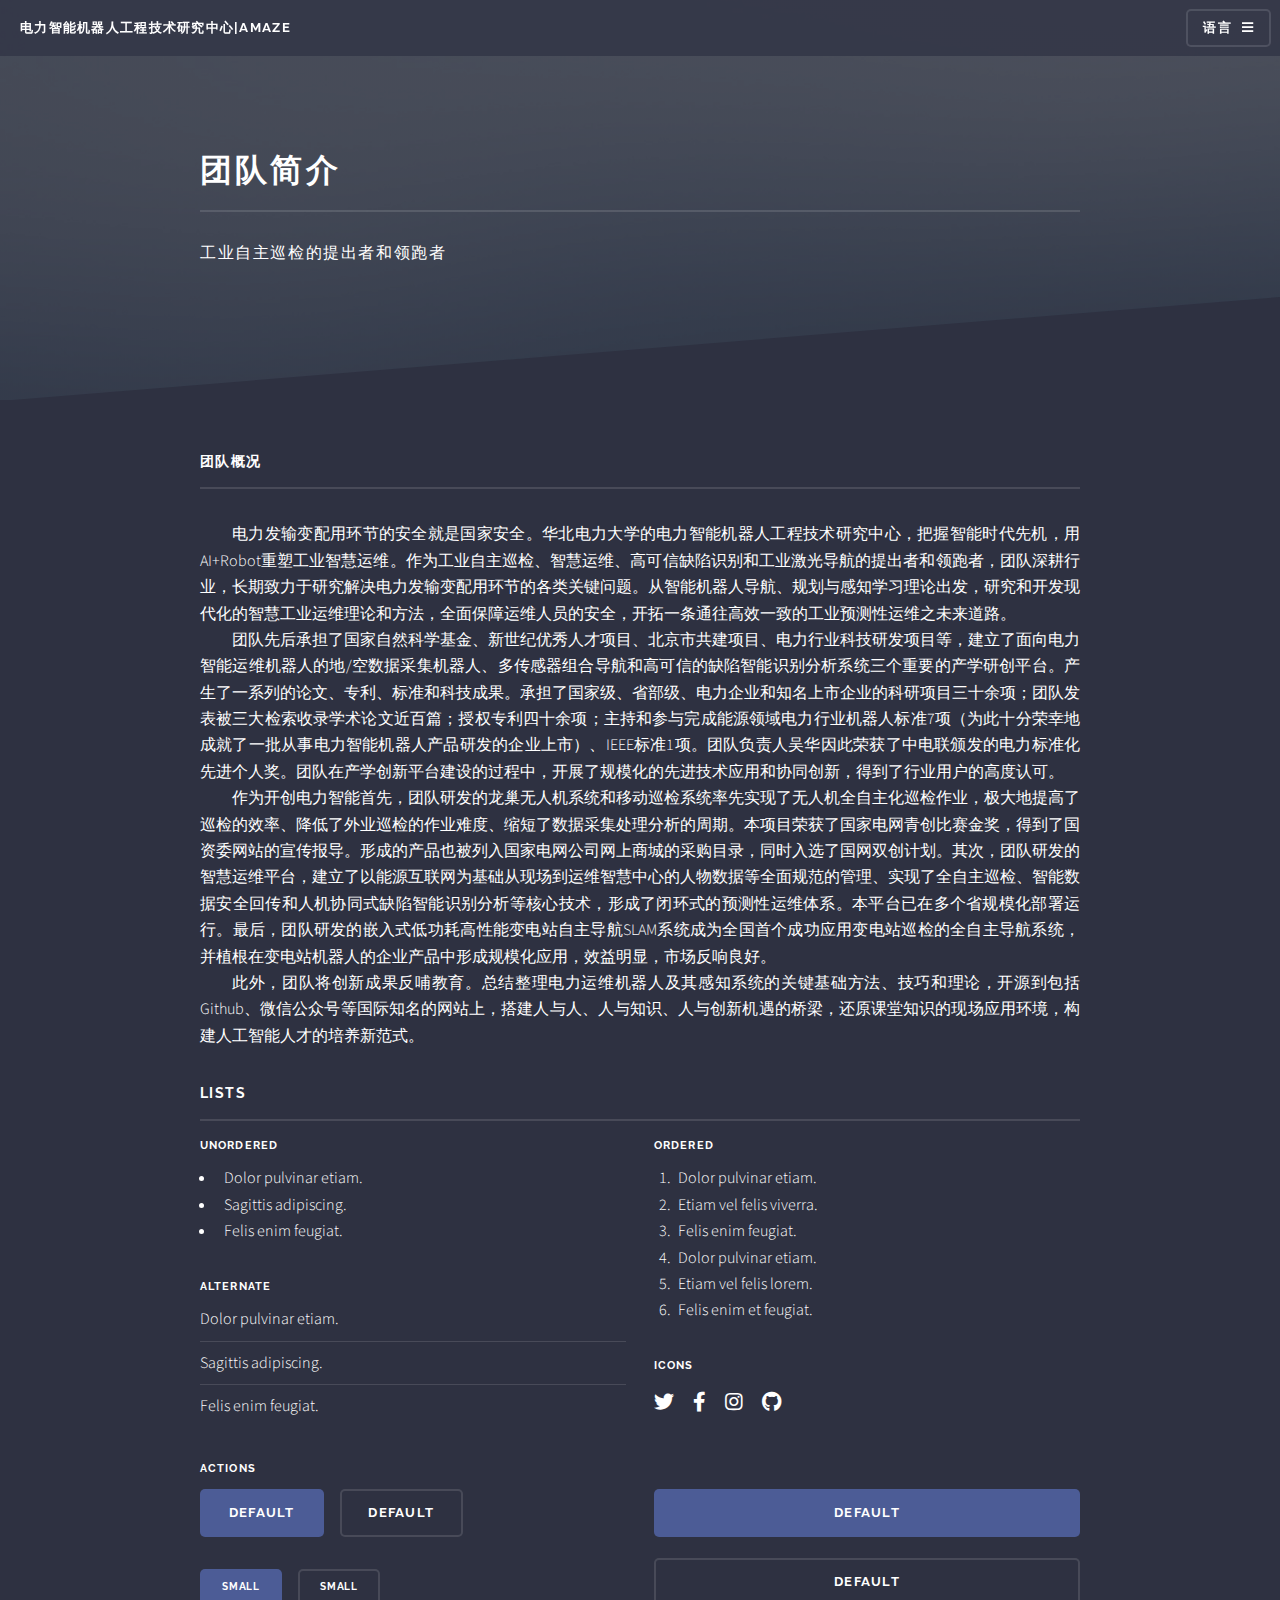
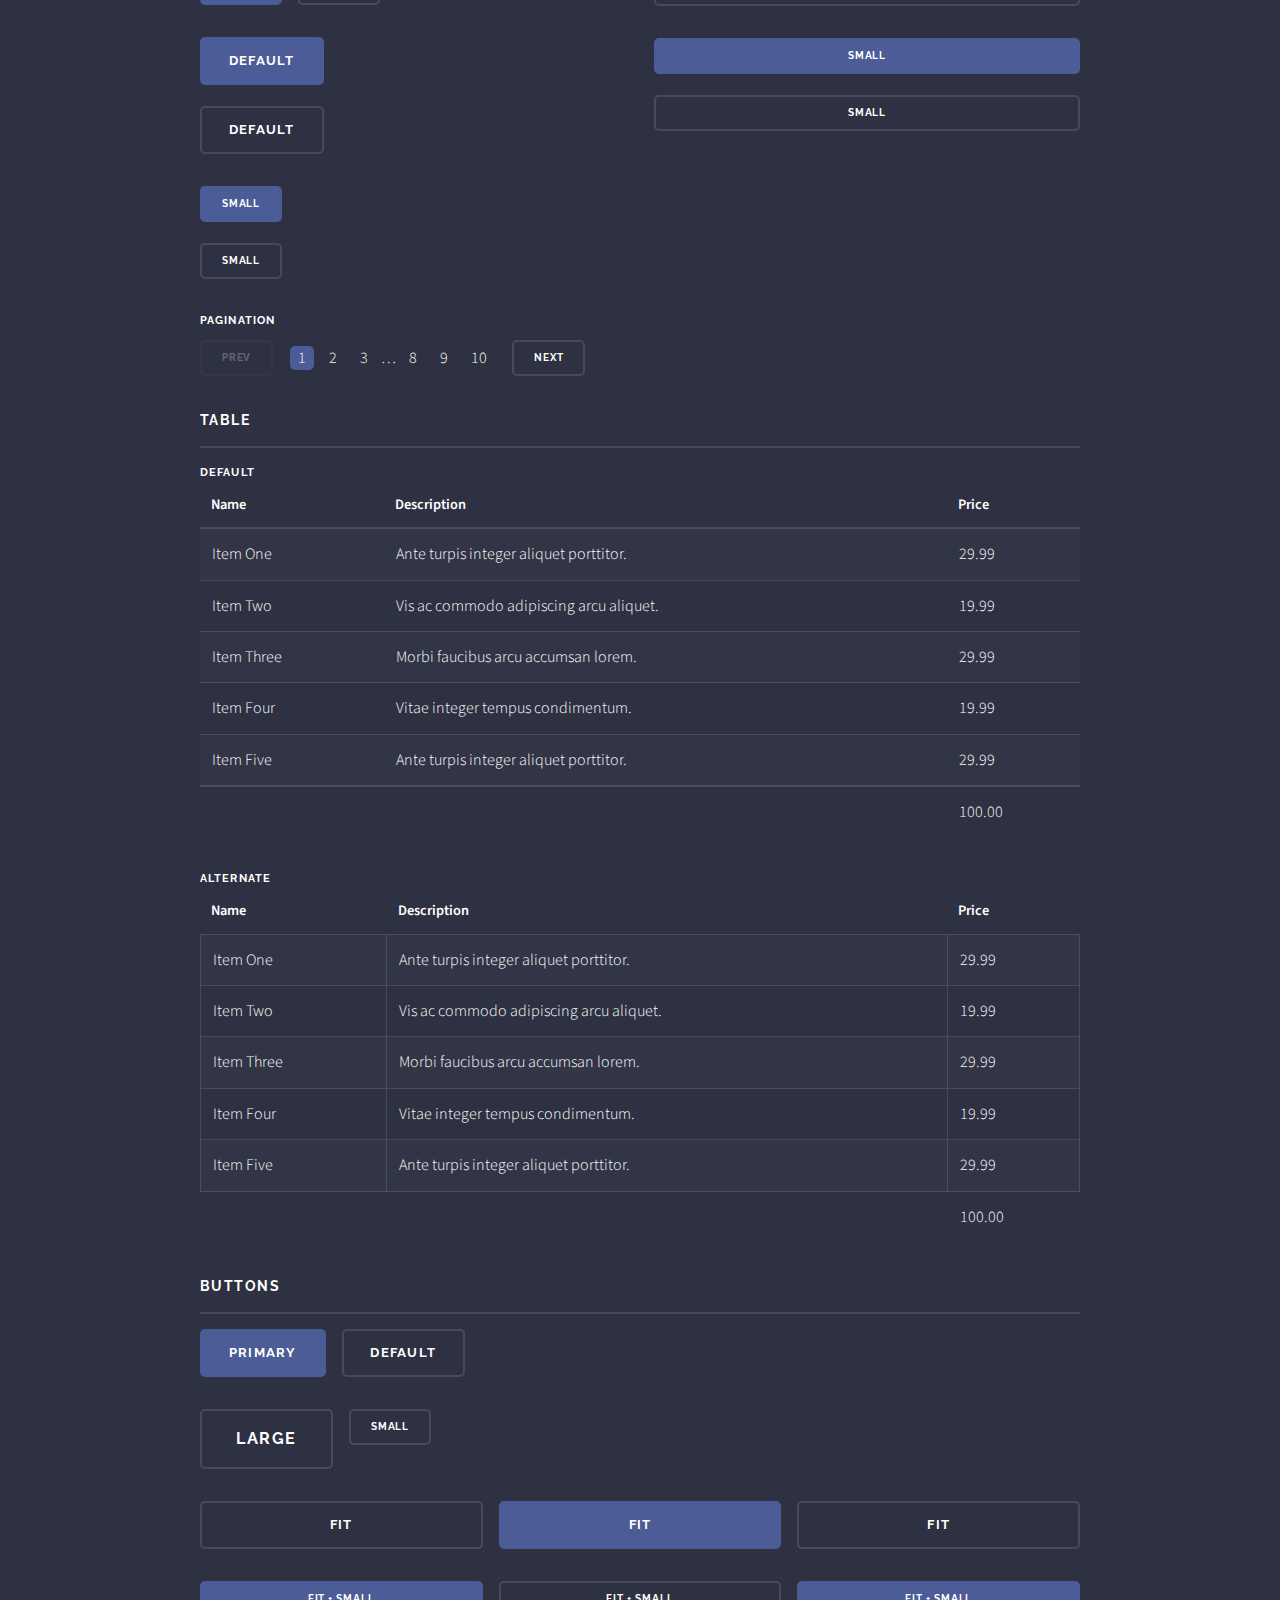
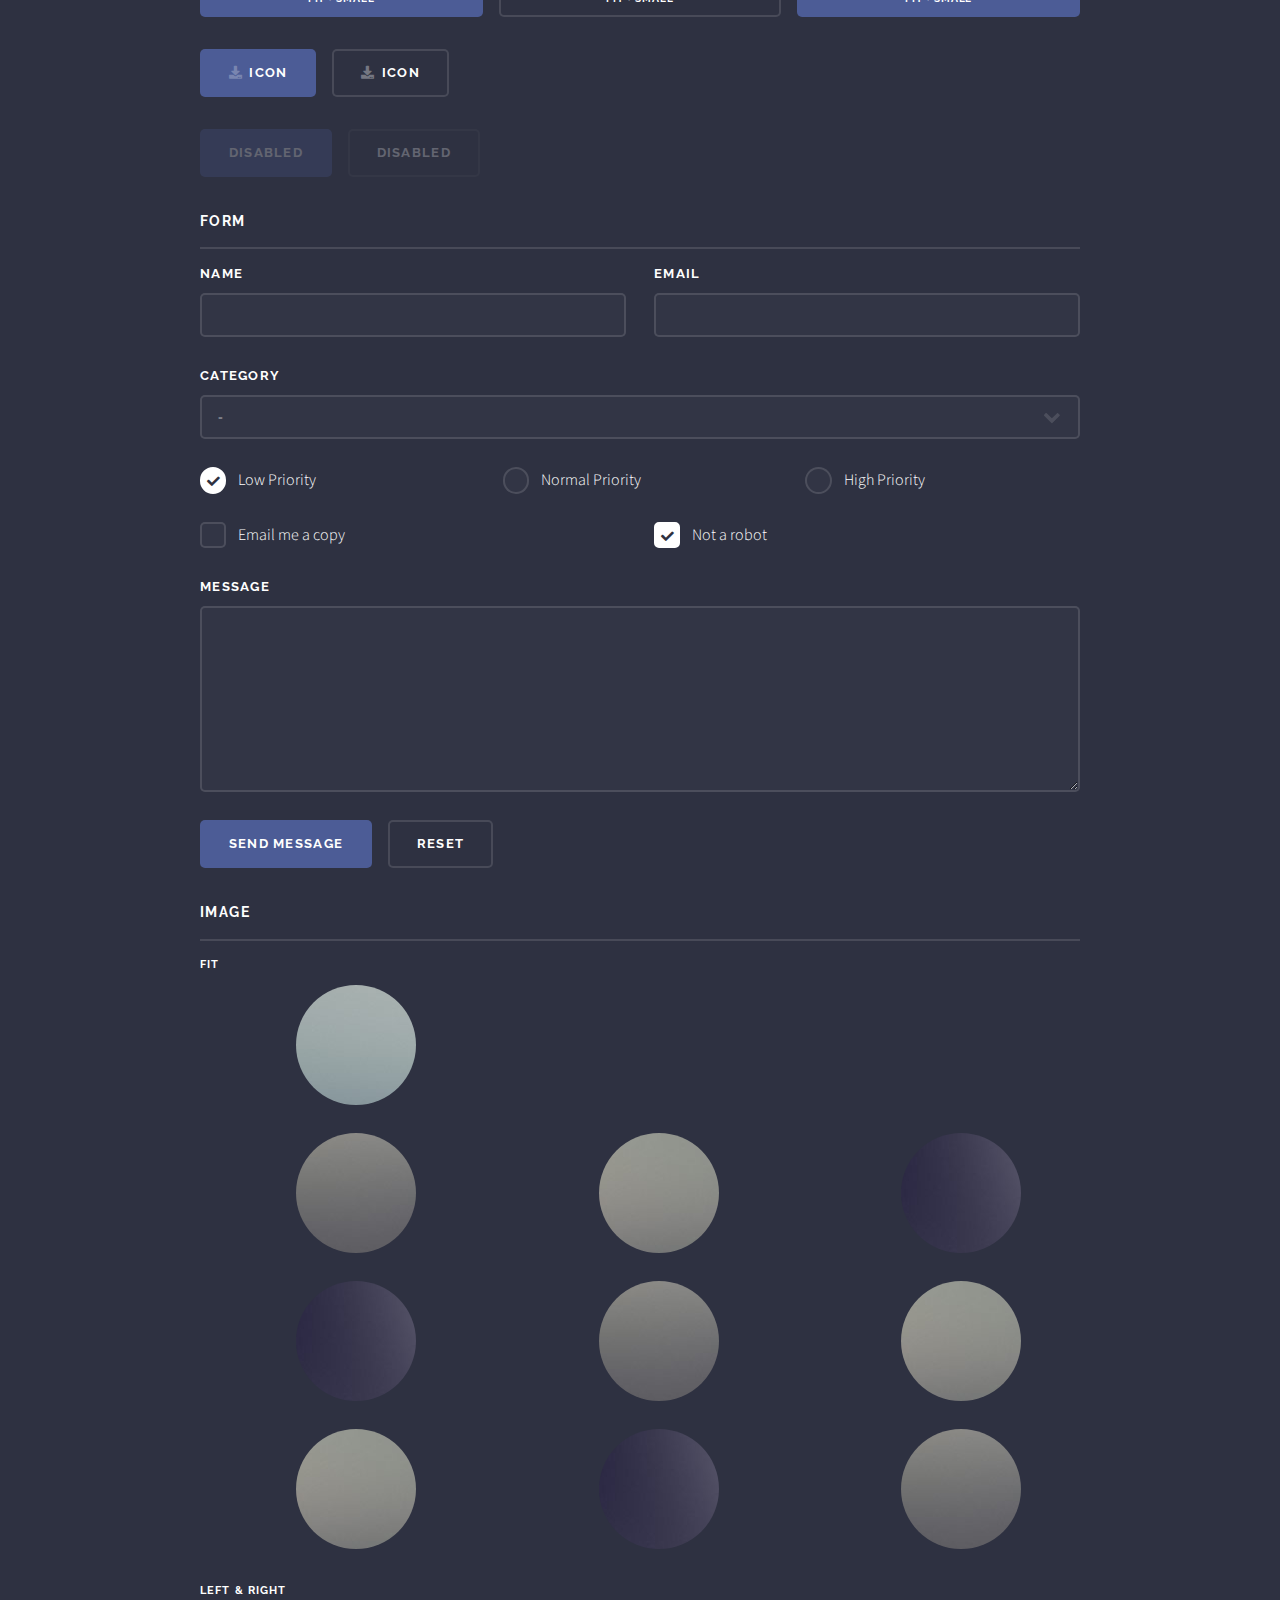
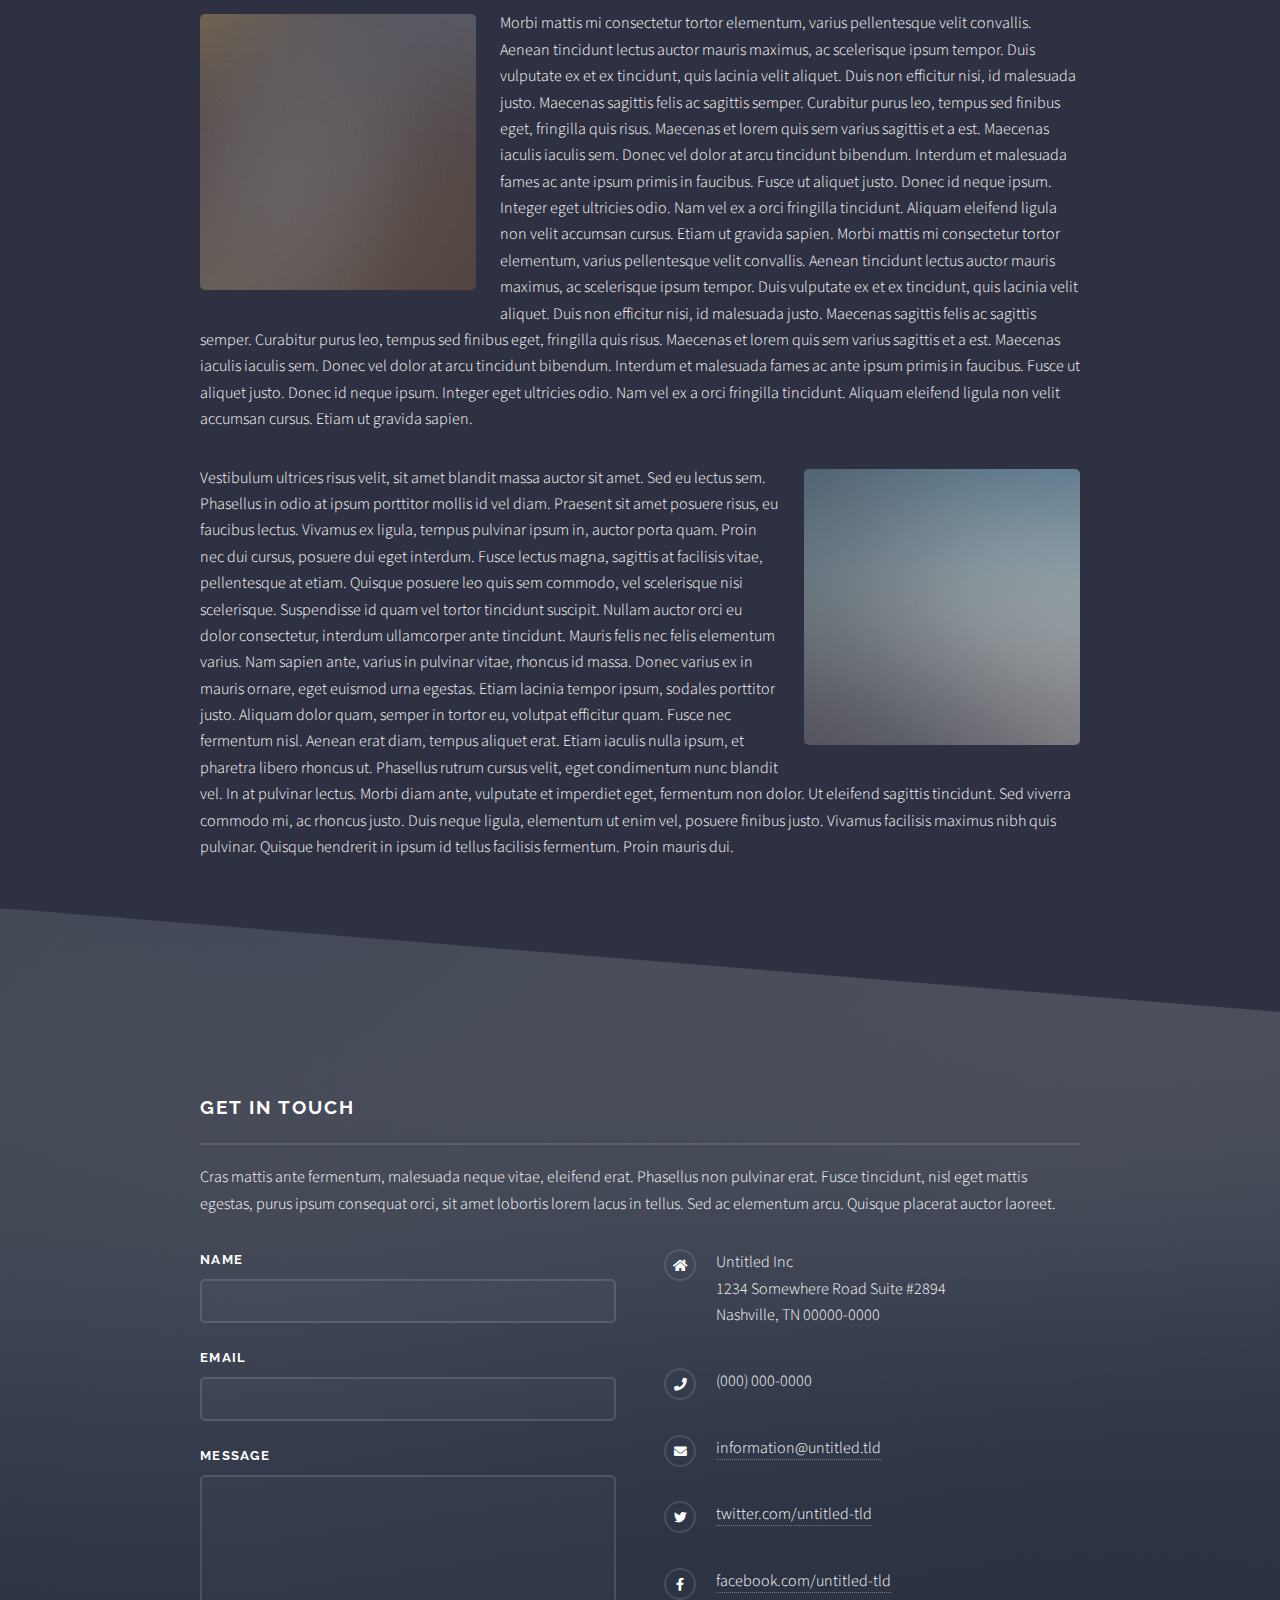
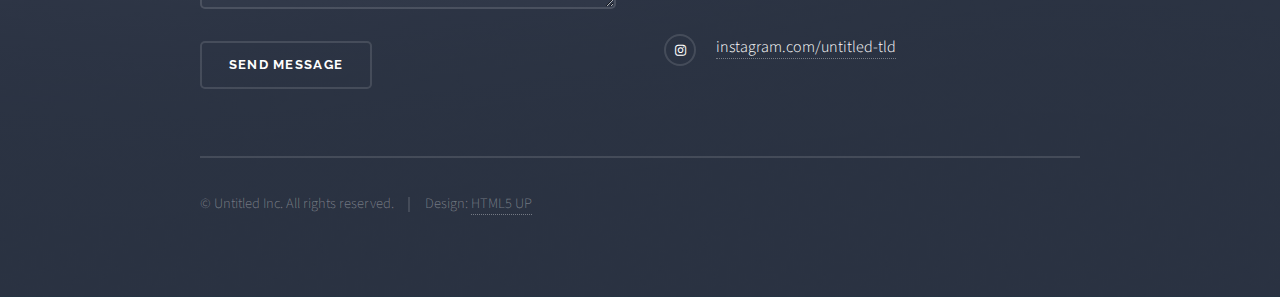
<file: elements - 副本.html>
<!DOCTYPE HTML>
<!--
	Solid State by HTML5 UP
	html5up.net | @ajlkn
	Free for personal and commercial use under the CCA 3.0 license (html5up.net/license)
-->
<html>
	<head>
		<title>introduction</title>
		<meta charset="utf-8" />
		<meta name="viewport" content="width=device-width, initial-scale=1, user-scalable=no" />
		<link rel="stylesheet" href="assets/css/main.css" />
		<noscript><link rel="stylesheet" href="assets/css/noscript.css" /></noscript>
		<style>
			html {
				scroll-behavior: smooth;
			}

			/* 可选：为目标元素添加一些过渡效果 */
			[id] {
				scroll-margin-top: 50vh;
				transition: all 0.5s ease-in-out;
			}
		</style>
	</head>
	<body class="is-preload">

		<!-- Page Wrapper -->
			<div id="page-wrapper">

				<!-- Header -->
					<header id="header">
						<h1><a href="index.html">电力智能机器人工程技术研究中心|AMaze</a></h1>
						<nav>
							<a href="#menu">语言</a>
						</nav>
					</header>

				<!-- Menu -->
					<nav id="menu">
						<div class="inner">
							<h2>Menu</h2>
							<ul class="links">
								<li><a href="#environment">团队介绍</a></li>
								<li><a href="#essay">论文</a></li>
								<li><a href="#activity">学术活动</a></li>
								<li><a href="#zhineng">智能装备</a></li>
								
							</ul>
							<a href="#" class="close">Close</a>
						</div>
					</nav>

				<!-- Wrapper -->
					<section id="wrapper">
						<header>
							<div class="inner">
								<h2>团队简介</h2>
								<p>工业自主巡检的提出者和领跑者</p>
							</div>
						</header>

						<!-- Content -->
							<div class="wrapper">
								<div class="inner">

									<section>
										<h3 class="major">团队概况</h3>
										<p><div style="text-indent:2em;text-align: justify">电力发输变配用环节的安全就是国家安全。华北电力大学的电力智能机器人工程技术研究中心，把握智能时代先机，用AI+Robot重塑工业智慧运维。作为工业自主巡检、智慧运维、高可信缺陷识别和工业激光导航的提出者和领跑者，团队深耕行业，长期致力于研究解决电力发输变配用环节的各类关键问题。从智能机器人导航、规划与感知学习理论出发，研究和开发现代化的智慧工业运维理论和方法，全面保障运维人员的安全，开拓一条通往高效一致的工业预测性运维之未来道路。<br></div>
									<div style="text-indent:2em;text-align: justify">团队先后承担了国家自然科学基金、新世纪优秀人才项目、北京市共建项目、电力行业科技研发项目等，建立了面向电力智能运维机器人的地/空数据采集机器人、多传感器组合导航和高可信的缺陷智能识别分析系统三个重要的产学研创平台。产生了一系列的论文、专利、标准和科技成果。承担了国家级、省部级、电力企业和知名上市企业的科研项目三十余项；团队发表被三大检索收录学术论文近百篇；授权专利四十余项；主持和参与完成能源领域电力行业机器人标准7项（为此十分荣幸地成就了一批从事电力智能机器人产品研发的企业上市）、IEEE标准1项。团队负责人吴华因此荣获了中电联颁发的电力标准化先进个人奖。团队在产学创新平台建设的过程中，开展了规模化的先进技术应用和协同创新，得到了行业用户的高度认可。<br></div>
									<div style="text-indent:2em;text-align: justify">作为开创电力智能首先，团队研发的龙巢无人机系统和移动巡检系统率先实现了无人机全自主化巡检作业，极大地提高了巡检的效率、降低了外业巡检的作业难度、缩短了数据采集处理分析的周期。本项目荣获了国家电网青创比赛金奖，得到了国资委网站的宣传报导。形成的产品也被列入国家电网公司网上商城的采购目录，同时入选了国网双创计划。其次，团队研发的智慧运维平台，建立了以能源互联网为基础从现场到运维智慧中心的人物数据等全面规范的管理、实现了全自主巡检、智能数据安全回传和人机协同式缺陷智能识别分析等核心技术，形成了闭环式的预测性运维体系。本平台已在多个省规模化部署运行。最后，团队研发的嵌入式低功耗高性能变电站自主导航SLAM系统成为全国首个成功应用变电站巡检的全自主导航系统，并植根在变电站机器人的企业产品中形成规模化应用，效益明显，市场反响良好。<br></div>
									<div style="text-indent:2em;text-align: justify">此外，团队将创新成果反哺教育。总结整理电力运维机器人及其感知系统的关键基础方法、技巧和理论，开源到包括Github、微信公众号等国际知名的网站上，搭建人与人、人与知识、人与创新机遇的桥梁，还原课堂知识的现场应用环境，构建人工智能人才的培养新范式。</div>
									</p>
										
<!--while (!deck.isInOrder()) {
  print 'Iteration ' + i;
  deck.shuffle();
  i++;
}

print 'It took ' + i + ' iterations to sort the deck.';</code></pre>-->
									</section>

									<section>
										<h3 class="major">Lists</h3>
										<div class="row">
											
											
											<div class="col-6 col-12-medium">
												<h4>Unordered</h4>
												<ul>
													<li>Dolor pulvinar etiam.</li>
													<li>Sagittis adipiscing.</li>
													<li>Felis enim feugiat.</li>
												</ul>
												<h4>Alternate</h4>
												<ul class="alt">
													<li>Dolor pulvinar etiam.</li>
													<li>Sagittis adipiscing.</li>
													<li>Felis enim feugiat.</li>
												</ul>
											</div>
											<div class="col-6 col-12-medium">
												<h4>Ordered</h4>
												<ol>
													<li>Dolor pulvinar etiam.</li>
													<li>Etiam vel felis viverra.</li>
													<li>Felis enim feugiat.</li>
													<li>Dolor pulvinar etiam.</li>
													<li>Etiam vel felis lorem.</li>
													<li>Felis enim et feugiat.</li>
												</ol>
												<h4>Icons</h4>
												<ul class="icons">
													<li><a href="#" class="icon brands fa-twitter"><span class="label">Twitter</span></a></li>
													<li><a href="#" class="icon brands fa-facebook-f"><span class="label">Facebook</span></a></li>
													<li><a href="#" class="icon brands fa-instagram"><span class="label">Instagram</span></a></li>
													<li><a href="#" class="icon brands fa-github"><span class="label">Github</span></a></li>
												</ul>
											</div>
										</div>
										<h4>Actions</h4>
										<div class="row">
											<div class="col-6 col-12-medium">
												<ul class="actions">
													<li><a href="#" class="button primary">Default</a></li>
													<li><a href="#" class="button">Default</a></li>
												</ul>
												<ul class="actions small">
													<li><a href="#" class="button primary small">Small</a></li>
													<li><a href="#" class="button small">Small</a></li>
												</ul>
												<ul class="actions stacked">
													<li><a href="#" class="button primary">Default</a></li>
													<li><a href="#" class="button">Default</a></li>
												</ul>
												<ul class="actions stacked small">
													<li><a href="#" class="button primary small">Small</a></li>
													<li><a href="#" class="button small">Small</a></li>
												</ul>
											</div>
											<div class="col-6 col-12-medium">
												<ul class="actions stacked">
													<li><a href="#" class="button primary fit">Default</a></li>
													<li><a href="#" class="button fit">Default</a></li>
												</ul>
												<ul class="actions stacked small">
													<li><a href="#" class="button primary small fit">Small</a></li>
													<li><a href="#" class="button small fit">Small</a></li>
												</ul>
											</div>
										</div>
										<h4>Pagination</h4>
										<ul class="pagination">
											<li><span class="button small disabled">Prev</span></li>
											<li><a href="#" class="page active">1</a></li>
											<li><a href="#" class="page">2</a></li>
											<li><a href="#" class="page">3</a></li>
											<li><span>&hellip;</span></li>
											<li><a href="#" class="page">8</a></li>
											<li><a href="#" class="page">9</a></li>
											<li><a href="#" class="page">10</a></li>
											<li><a href="#" class="button small">Next</a></li>
										</ul>
									</section>

									<section>
										<h3 class="major">Table</h3>
										<h4>Default</h4>
										<div class="table-wrapper">
											<table>
												<thead>
													<tr>
														<th>Name</th>
														<th>Description</th>
														<th>Price</th>
													</tr>
												</thead>
												<tbody>
													<tr>
														<td>Item One</td>
														<td>Ante turpis integer aliquet porttitor.</td>
														<td>29.99</td>
													</tr>
													<tr>
														<td>Item Two</td>
														<td>Vis ac commodo adipiscing arcu aliquet.</td>
														<td>19.99</td>
													</tr>
													<tr>
														<td>Item Three</td>
														<td> Morbi faucibus arcu accumsan lorem.</td>
														<td>29.99</td>
													</tr>
													<tr>
														<td>Item Four</td>
														<td>Vitae integer tempus condimentum.</td>
														<td>19.99</td>
													</tr>
													<tr>
														<td>Item Five</td>
														<td>Ante turpis integer aliquet porttitor.</td>
														<td>29.99</td>
													</tr>
												</tbody>
												<tfoot>
													<tr>
														<td colspan="2"></td>
														<td>100.00</td>
													</tr>
												</tfoot>
											</table>
										</div>

										<h4>Alternate</h4>
										<div class="table-wrapper">
											<table class="alt">
												<thead>
													<tr>
														<th>Name</th>
														<th>Description</th>
														<th>Price</th>
													</tr>
												</thead>
												<tbody>
													<tr>
														<td>Item One</td>
														<td>Ante turpis integer aliquet porttitor.</td>
														<td>29.99</td>
													</tr>
													<tr>
														<td>Item Two</td>
														<td>Vis ac commodo adipiscing arcu aliquet.</td>
														<td>19.99</td>
													</tr>
													<tr>
														<td>Item Three</td>
														<td> Morbi faucibus arcu accumsan lorem.</td>
														<td>29.99</td>
													</tr>
													<tr>
														<td>Item Four</td>
														<td>Vitae integer tempus condimentum.</td>
														<td>19.99</td>
													</tr>
													<tr>
														<td>Item Five</td>
														<td>Ante turpis integer aliquet porttitor.</td>
														<td>29.99</td>
													</tr>
												</tbody>
												<tfoot>
													<tr>
														<td colspan="2"></td>
														<td>100.00</td>
													</tr>
												</tfoot>
											</table>
										</div>
									</section>

									<section>
										<h3 class="major">Buttons</h3>
										<ul class="actions">
											<li><a href="#" class="button primary">Primary</a></li>
											<li><a href="#" class="button">Default</a></li>
										</ul>
										<ul class="actions">
											<li><a href="#" class="button large">Large</a></li>
											<li><a href="#" class="button small">Small</a></li>
										</ul>
										<ul class="actions fit">
											<li><a href="#" class="button fit">Fit</a></li>
											<li><a href="#" class="button primary fit">Fit</a></li>
											<li><a href="#" class="button fit">Fit</a></li>
										</ul>
										<ul class="actions fit small">
											<li><a href="#" class="button primary fit small">Fit + Small</a></li>
											<li><a href="#" class="button fit small">Fit + Small</a></li>
											<li><a href="#" class="button primary fit small">Fit + Small</a></li>
										</ul>
										<ul class="actions">
											<li><a href="#" class="button primary icon solid fa-download">Icon</a></li>
											<li><a href="#" class="button icon solid fa-download">Icon</a></li>
										</ul>
										<ul class="actions">
											<li><span class="button primary disabled">Disabled</span></li>
											<li><span class="button disabled">Disabled</span></li>
										</ul>
									</section>

									<section>
										<h3 class="major">Form</h3>
										<form method="post" action="#">
											<div class="row gtr-uniform">
												<div class="col-6 col-12-xsmall">
													<label for="demo-name">Name</label>
													<input type="text" name="demo-name" id="demo-name" value="" />
												</div>
												<div class="col-6 col-12-xsmall">
													<label for="demo-email">Email</label>
													<input type="email" name="demo-email" id="demo-email" value="" />
												</div>
												<div class="col-12">
													<label for="demo-category">Category</label>
													<select name="demo-category" id="demo-category">
														<option value="">-</option>
														<option value="1">Manufacturing</option>
														<option value="1">Shipping</option>
														<option value="1">Administration</option>
														<option value="1">Human Resources</option>
													</select>
												</div>
												<div class="col-4 col-12-small">
													<input type="radio" id="demo-priority-low" name="demo-priority" checked>
													<label for="demo-priority-low">Low Priority</label>
												</div>
												<div class="col-4 col-12-small">
													<input type="radio" id="demo-priority-normal" name="demo-priority">
													<label for="demo-priority-normal">Normal Priority</label>
												</div>
												<div class="col-4 col-12-small">
													<input type="radio" id="demo-priority-high" name="demo-priority">
													<label for="demo-priority-high">High Priority</label>
												</div>
												<div class="col-6 col-12-small">
													<input type="checkbox" id="demo-copy" name="demo-copy">
													<label for="demo-copy">Email me a copy</label>
												</div>
												<div class="col-6 col-12-small">
													<input type="checkbox" id="demo-human" name="demo-human" checked>
													<label for="demo-human">Not a robot</label>
												</div>
												<div class="col-12">
													<label for="demo-message">Message</label>
													<textarea name="demo-message" id="demo-message" rows="6"></textarea>
												</div>
												<div class="col-12">
													<ul class="actions">
														<li><input type="submit" value="Send Message" class="primary" /></li>
														<li><input type="reset" value="Reset" /></li>
													</ul>
												</div>
											</div>
										</form>
									</section>

									<section>
										<h3 class="major">Image</h3>
										<h4>Fit</h4>
										<div class="box alt">
											<div class="row gtr-uniform">
												<div class="col-12"><span class="image fit"><img src="images/pic08.jpg" alt="" /></span></div>
												<div class="col-4"><span class="image fit"><img src="images/pic05.jpg" alt="" /></span></div>
												<div class="col-4"><span class="image fit"><img src="images/pic06.jpg" alt="" /></span></div>
												<div class="col-4"><span class="image fit"><img src="images/pic07.jpg" alt="" /></span></div>
												<div class="col-4"><span class="image fit"><img src="images/pic07.jpg" alt="" /></span></div>
												<div class="col-4"><span class="image fit"><img src="images/pic05.jpg" alt="" /></span></div>
												<div class="col-4"><span class="image fit"><img src="images/pic06.jpg" alt="" /></span></div>
												<div class="col-4"><span class="image fit"><img src="images/pic06.jpg" alt="" /></span></div>
												<div class="col-4"><span class="image fit"><img src="images/pic07.jpg" alt="" /></span></div>
												<div class="col-4"><span class="image fit"><img src="images/pic05.jpg" alt="" /></span></div>
											</div>
										</div>
										<h4>Left &amp; Right</h4>
										<p><span class="image left"><img src="images/pic01.jpg" alt="" /></span>Morbi mattis mi consectetur tortor elementum, varius pellentesque velit convallis. Aenean tincidunt lectus auctor mauris maximus, ac scelerisque ipsum tempor. Duis vulputate ex et ex tincidunt, quis lacinia velit aliquet. Duis non efficitur nisi, id malesuada justo. Maecenas sagittis felis ac sagittis semper. Curabitur purus leo, tempus sed finibus eget, fringilla quis risus. Maecenas et lorem quis sem varius sagittis et a est. Maecenas iaculis iaculis sem. Donec vel dolor at arcu tincidunt bibendum. Interdum et malesuada fames ac ante ipsum primis in faucibus. Fusce ut aliquet justo. Donec id neque ipsum. Integer eget ultricies odio. Nam vel ex a orci fringilla tincidunt. Aliquam eleifend ligula non velit accumsan cursus. Etiam ut gravida sapien. Morbi mattis mi consectetur tortor elementum, varius pellentesque velit convallis. Aenean tincidunt lectus auctor mauris maximus, ac scelerisque ipsum tempor. Duis vulputate ex et ex tincidunt, quis lacinia velit aliquet. Duis non efficitur nisi, id malesuada justo. Maecenas sagittis felis ac sagittis semper. Curabitur purus leo, tempus sed finibus eget, fringilla quis risus. Maecenas et lorem quis sem varius sagittis et a est. Maecenas iaculis iaculis sem. Donec vel dolor at arcu tincidunt bibendum. Interdum et malesuada fames ac ante ipsum primis in faucibus. Fusce ut aliquet justo. Donec id neque ipsum. Integer eget ultricies odio. Nam vel ex a orci fringilla tincidunt. Aliquam eleifend ligula non velit accumsan cursus. Etiam ut gravida sapien.</p>
										<p><span class="image right"><img src="images/pic02.jpg" alt="" /></span>Vestibulum ultrices risus velit, sit amet blandit massa auctor sit amet. Sed eu lectus sem. Phasellus in odio at ipsum porttitor mollis id vel diam. Praesent sit amet posuere risus, eu faucibus lectus. Vivamus ex ligula, tempus pulvinar ipsum in, auctor porta quam. Proin nec dui cursus, posuere dui eget interdum. Fusce lectus magna, sagittis at facilisis vitae, pellentesque at etiam. Quisque posuere leo quis sem commodo, vel scelerisque nisi scelerisque. Suspendisse id quam vel tortor tincidunt suscipit. Nullam auctor orci eu dolor consectetur, interdum ullamcorper ante tincidunt. Mauris felis nec felis elementum varius. Nam sapien ante, varius in pulvinar vitae, rhoncus id massa. Donec varius ex in mauris ornare, eget euismod urna egestas. Etiam lacinia tempor ipsum, sodales porttitor justo. Aliquam dolor quam, semper in tortor eu, volutpat efficitur quam. Fusce nec fermentum nisl. Aenean erat diam, tempus aliquet erat. Etiam iaculis nulla ipsum, et pharetra libero rhoncus ut. Phasellus rutrum cursus velit, eget condimentum nunc blandit vel. In at pulvinar lectus. Morbi diam ante, vulputate et imperdiet eget, fermentum non dolor. Ut eleifend sagittis tincidunt. Sed viverra commodo mi, ac rhoncus justo. Duis neque ligula, elementum ut enim vel, posuere finibus justo. Vivamus facilisis maximus nibh quis pulvinar. Quisque hendrerit in ipsum id tellus facilisis fermentum. Proin mauris dui.</p>
									</section>

								</div>
							</div>

					</section>

				<!-- Footer -->
					<section id="footer">
						<div class="inner">
							<h2 class="major">Get in touch</h2>
							<p>Cras mattis ante fermentum, malesuada neque vitae, eleifend erat. Phasellus non pulvinar erat. Fusce tincidunt, nisl eget mattis egestas, purus ipsum consequat orci, sit amet lobortis lorem lacus in tellus. Sed ac elementum arcu. Quisque placerat auctor laoreet.</p>
							<form method="post" action="#">
								<div class="fields">
									<div class="field">
										<label for="name">Name</label>
										<input type="text" name="name" id="name" />
									</div>
									<div class="field">
										<label for="email">Email</label>
										<input type="email" name="email" id="email" />
									</div>
									<div class="field">
										<label for="message">Message</label>
										<textarea name="message" id="message" rows="4"></textarea>
									</div>
								</div>
								<ul class="actions">
									<li><input type="submit" value="Send Message" /></li>
								</ul>
							</form>
							<ul class="contact">
								<li class="icon solid fa-home">
									Untitled Inc<br />
									1234 Somewhere Road Suite #2894<br />
									Nashville, TN 00000-0000
								</li>
								<li class="icon solid fa-phone">(000) 000-0000</li>
								<li class="icon solid fa-envelope"><a href="#">information@untitled.tld</a></li>
								<li class="icon brands fa-twitter"><a href="#">twitter.com/untitled-tld</a></li>
								<li class="icon brands fa-facebook-f"><a href="#">facebook.com/untitled-tld</a></li>
								<li class="icon brands fa-instagram"><a href="#">instagram.com/untitled-tld</a></li>
							</ul>
							<ul class="copyright">
								<li>&copy; Untitled Inc. All rights reserved.</li><li>Design: <a href="http://html5up.net">HTML5 UP</a></li>
							</ul>
						</div>
					</section>

			</div>

		<!-- Scripts -->
			<script src="assets/js/jquery.min.js"></script>
			<script src="assets/js/jquery.scrollex.min.js"></script>
			<script src="assets/js/browser.min.js"></script>
			<script src="assets/js/breakpoints.min.js"></script>
			<script src="assets/js/util.js"></script>
			<script src="assets/js/main.js"></script>
	  	<script src="assets/js/tiaozhuan.js"></script>

	</body>
</html>
</file>
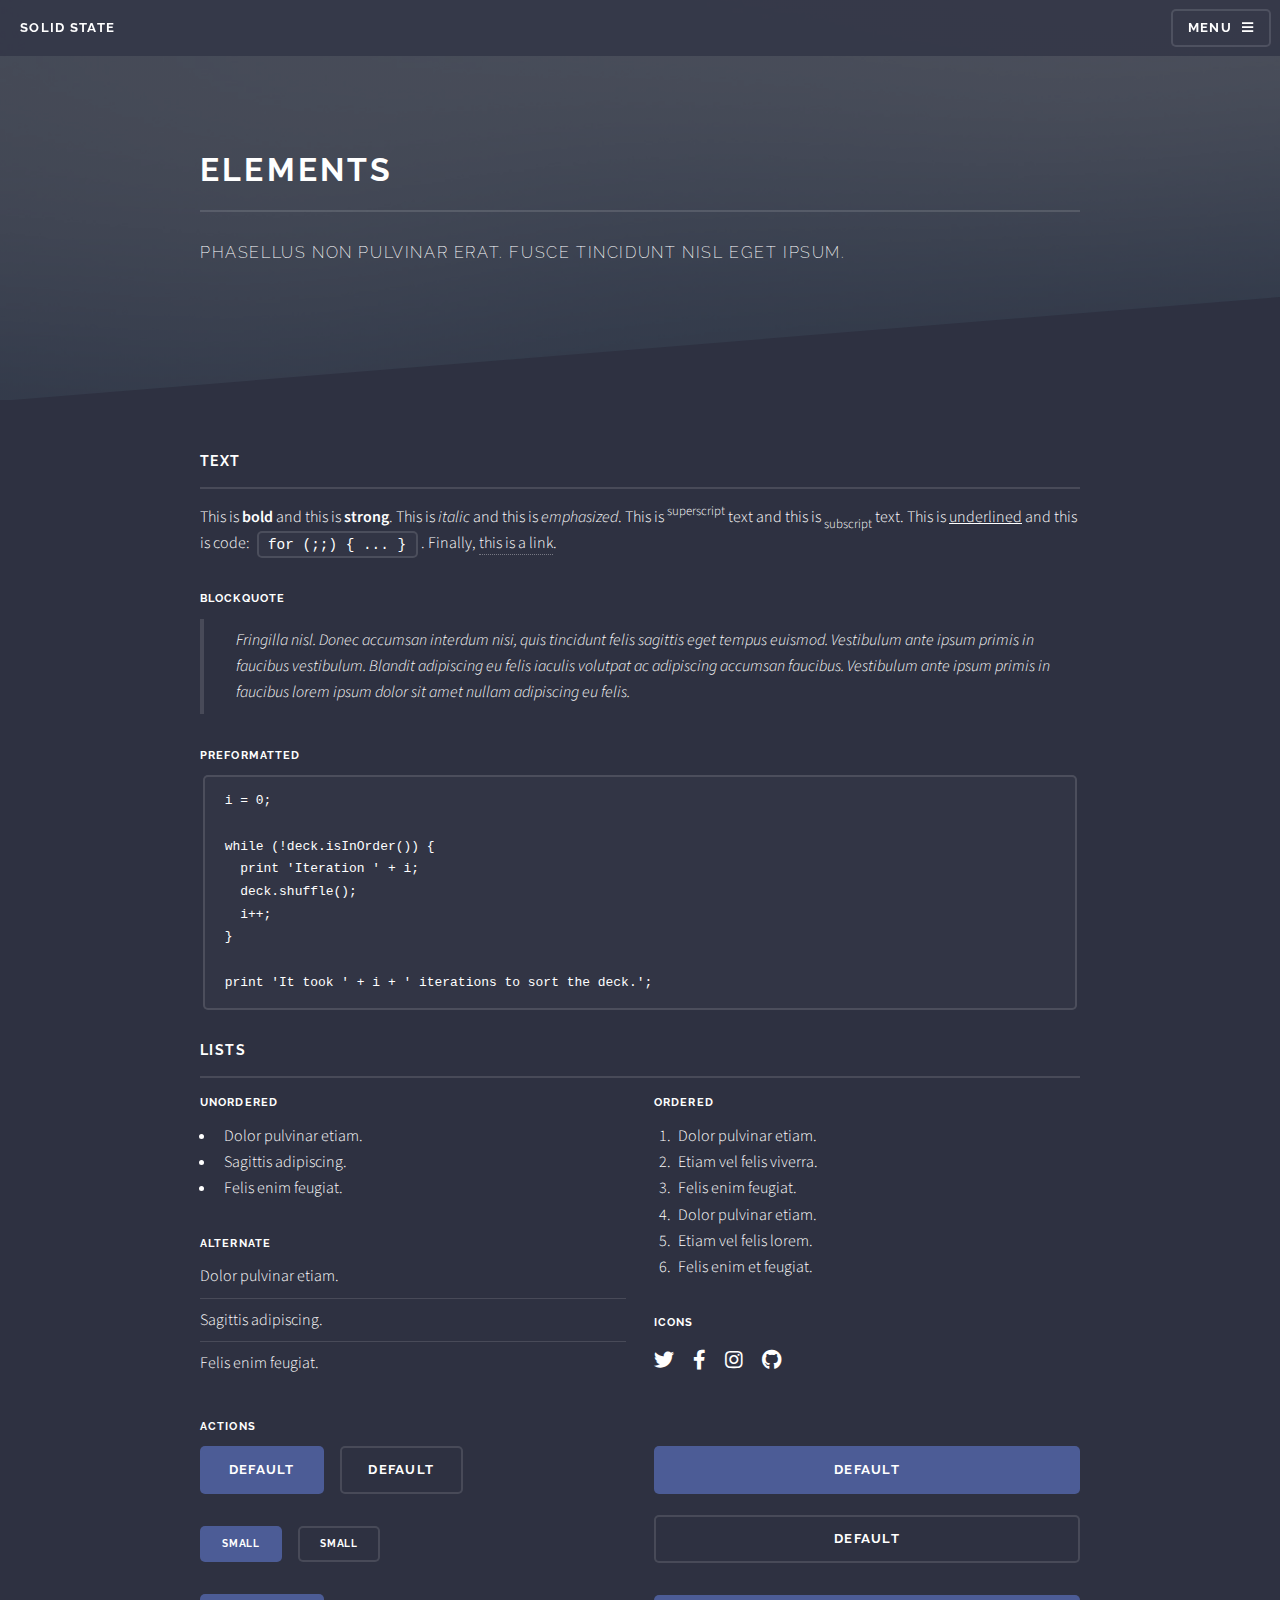
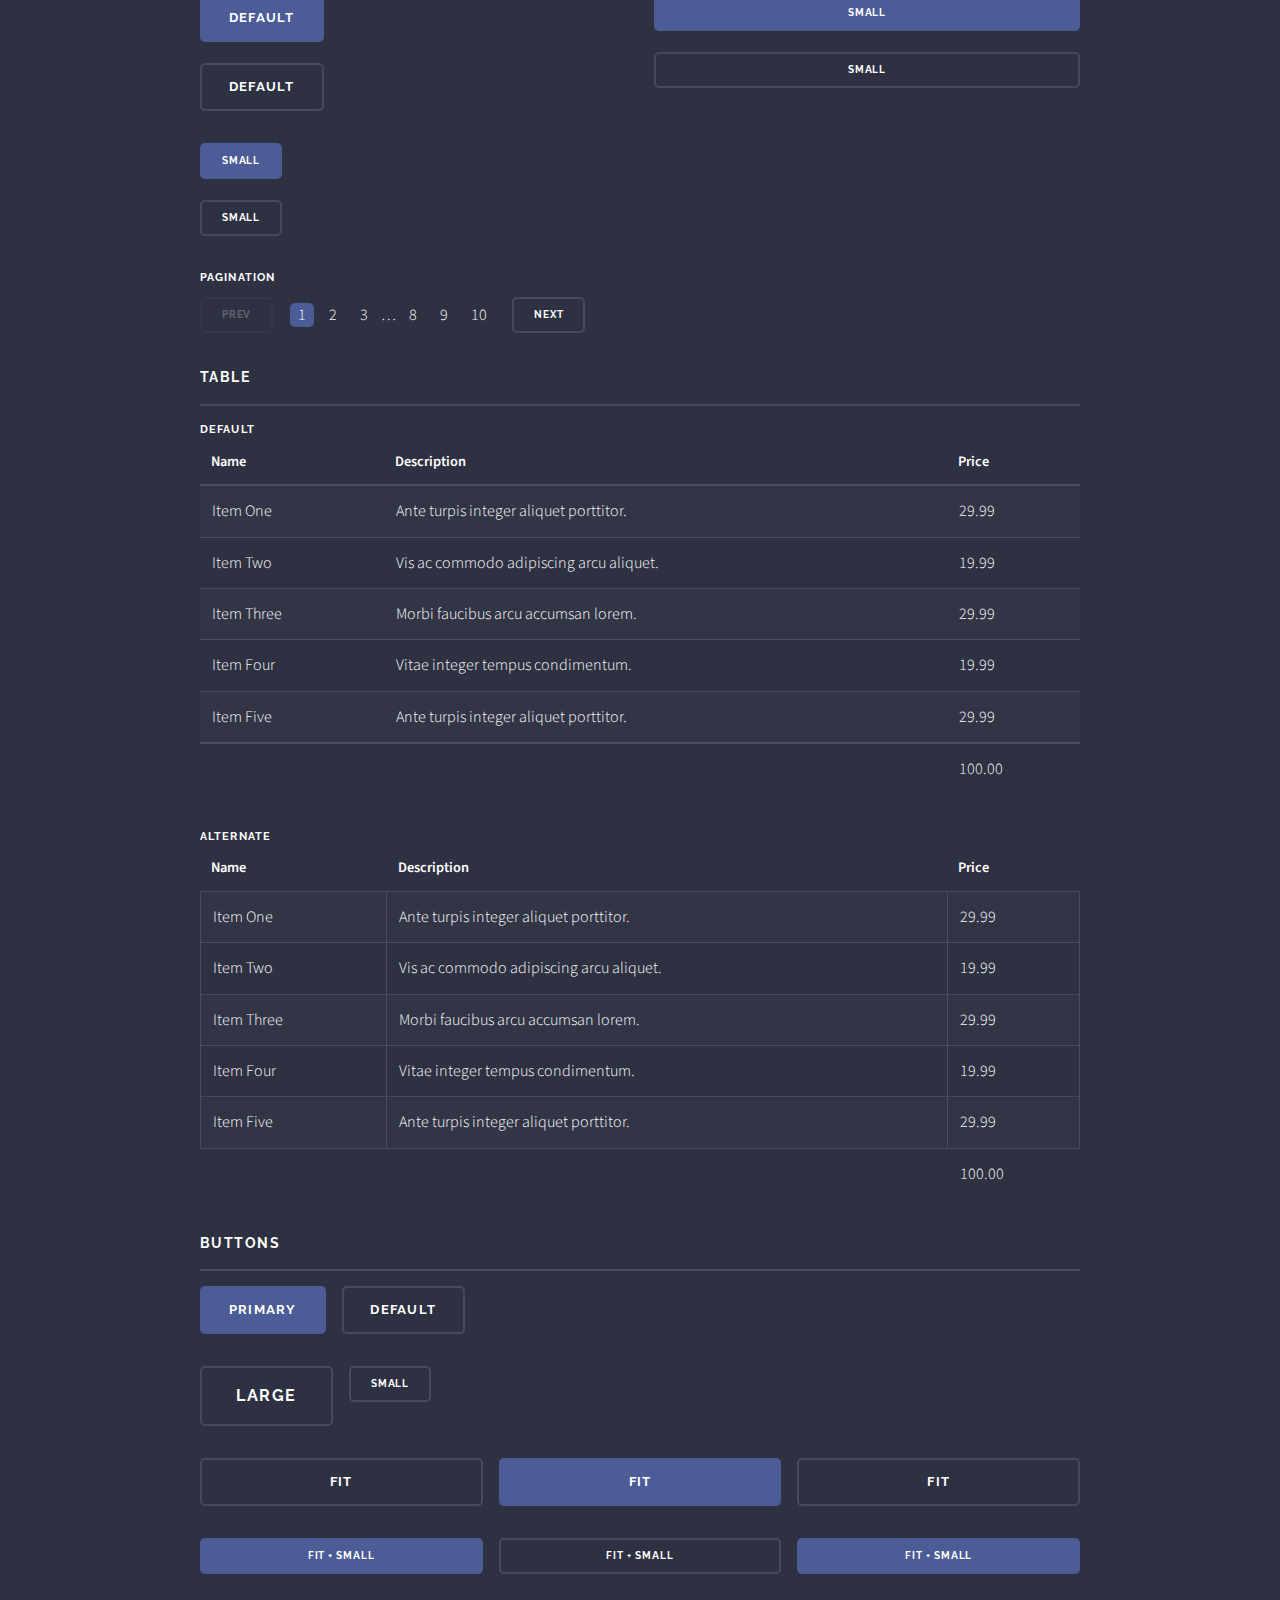
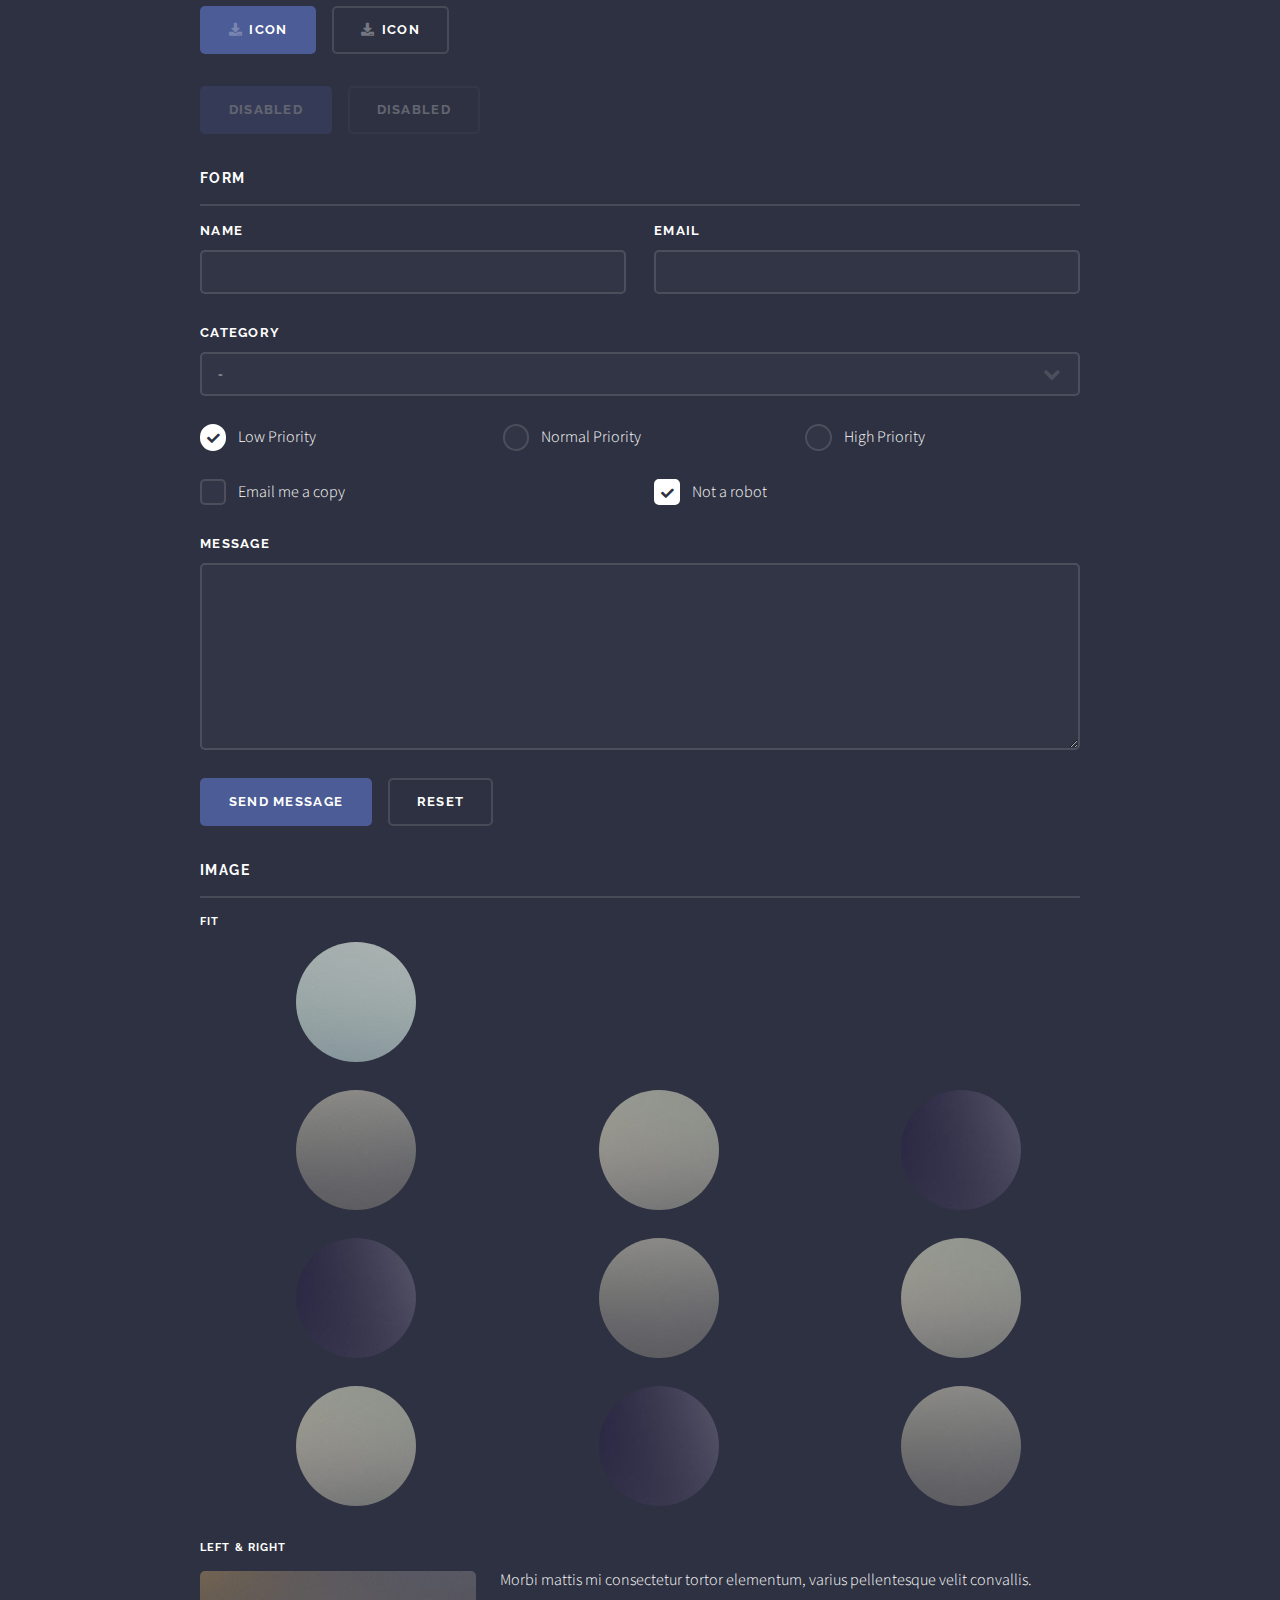
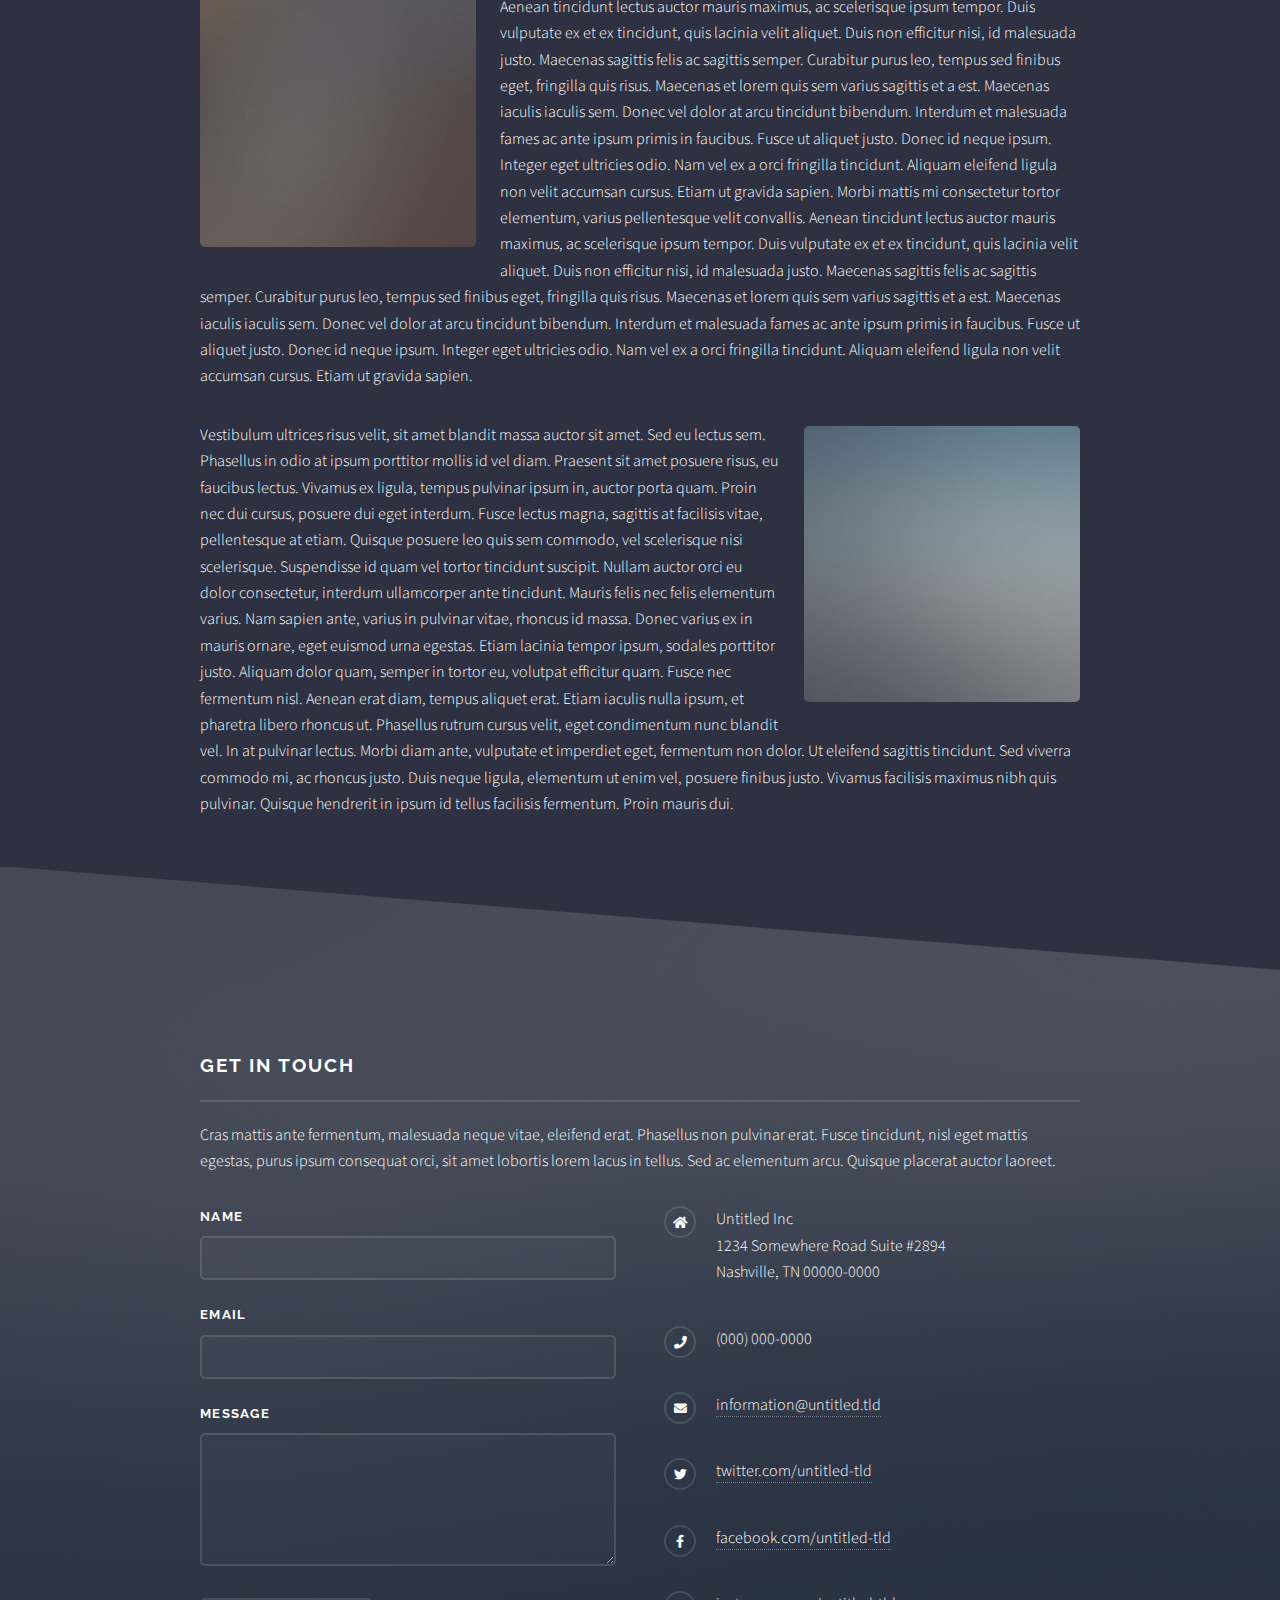
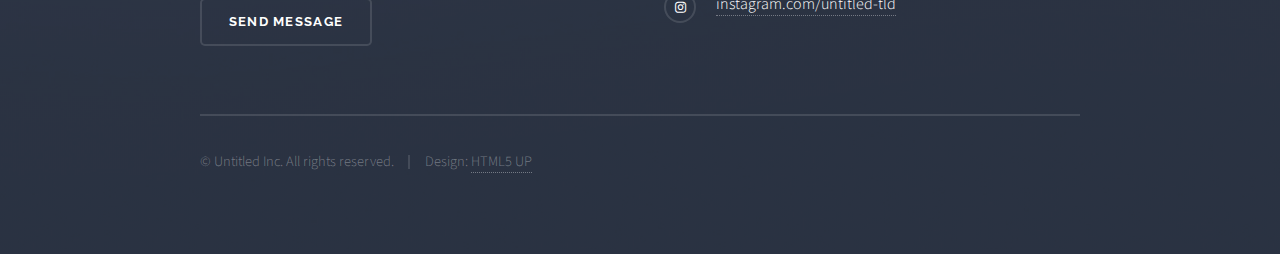
<file: elements.html>
<!DOCTYPE HTML>
<!--
	Solid State by HTML5 UP
	html5up.net | @ajlkn
	Free for personal and commercial use under the CCA 3.0 license (html5up.net/license)
-->
<html>
	<head>
		<title>Elements - Solid State by HTML5 UP</title>
		<meta charset="utf-8" />
		<meta name="viewport" content="width=device-width, initial-scale=1, user-scalable=no" />
		<link rel="stylesheet" href="assets/css/main.css" />
		<noscript><link rel="stylesheet" href="assets/css/noscript.css" /></noscript>
		<style>
			html {
				scroll-behavior: smooth;
			}

			/* 可选：为目标元素添加一些过渡效果 */
			[id] {
				scroll-margin-top: 50vh;
				transition: all 0.5s ease-in-out;
			}
		</style>
	</head>
	<body class="is-preload">

		<!-- Page Wrapper -->
			<div id="page-wrapper">

				<!-- Header -->
					<header id="header">
						<h1><a href="index.html">Solid State</a></h1>
						<nav>
							<a href="#menu">Menu</a>
						</nav>
					</header>

				<!-- Menu -->
					<nav id="menu">
						<div class="inner">
							<h2>Menu</h2>
							<ul class="links">
								<li><a href="index.html">Home</a></li>
								<li><a href="generic.html">Generic</a></li>
								<li><a href="elements.html">Elements</a></li>
								<li><a href="#">Log In</a></li>
								<li><a href="#">Sign Up</a></li>
							</ul>
							<a href="#" class="close">Close</a>
						</div>
					</nav>

				<!-- Wrapper -->
					<section id="wrapper">
						<header>
							<div class="inner">
								<h2>Elements</h2>
								<p>Phasellus non pulvinar erat. Fusce tincidunt nisl eget ipsum.</p>
							</div>
						</header>

						<!-- Content -->
							<div class="wrapper">
								<div class="inner">

									<section>
										<h3 class="major">Text</h3>
										<p>This is <b>bold</b> and this is <strong>strong</strong>. This is <i>italic</i> and this is <em>emphasized</em>.
										This is <sup>superscript</sup> text and this is <sub>subscript</sub> text.
										This is <u>underlined</u> and this is code: <code>for (;;) { ... }</code>. Finally, <a href="#">this is a link</a>.</p>
										<h4>Blockquote</h4>
										<blockquote>Fringilla nisl. Donec accumsan interdum nisi, quis tincidunt felis sagittis eget tempus euismod. Vestibulum ante ipsum primis in faucibus vestibulum. Blandit adipiscing eu felis iaculis volutpat ac adipiscing accumsan faucibus. Vestibulum ante ipsum primis in faucibus lorem ipsum dolor sit amet nullam adipiscing eu felis.</blockquote>
										<h4>Preformatted</h4>
										<pre><code>i = 0;

while (!deck.isInOrder()) {
  print 'Iteration ' + i;
  deck.shuffle();
  i++;
}

print 'It took ' + i + ' iterations to sort the deck.';</code></pre>
									</section>

									<section>
										<h3 class="major">Lists</h3>
										<div class="row">
											<div class="col-6 col-12-medium">
												<h4>Unordered</h4>
												<ul>
													<li>Dolor pulvinar etiam.</li>
													<li>Sagittis adipiscing.</li>
													<li>Felis enim feugiat.</li>
												</ul>
												<h4>Alternate</h4>
												<ul class="alt">
													<li>Dolor pulvinar etiam.</li>
													<li>Sagittis adipiscing.</li>
													<li>Felis enim feugiat.</li>
												</ul>
											</div>
											<div class="col-6 col-12-medium">
												<h4>Ordered</h4>
												<ol>
													<li>Dolor pulvinar etiam.</li>
													<li>Etiam vel felis viverra.</li>
													<li>Felis enim feugiat.</li>
													<li>Dolor pulvinar etiam.</li>
													<li>Etiam vel felis lorem.</li>
													<li>Felis enim et feugiat.</li>
												</ol>
												<h4>Icons</h4>
												<ul class="icons">
													<li><a href="#" class="icon brands fa-twitter"><span class="label">Twitter</span></a></li>
													<li><a href="#" class="icon brands fa-facebook-f"><span class="label">Facebook</span></a></li>
													<li><a href="#" class="icon brands fa-instagram"><span class="label">Instagram</span></a></li>
													<li><a href="#" class="icon brands fa-github"><span class="label">Github</span></a></li>
												</ul>
											</div>
										</div>
										<h4>Actions</h4>
										<div class="row">
											<div class="col-6 col-12-medium">
												<ul class="actions">
													<li><a href="#" class="button primary">Default</a></li>
													<li><a href="#" class="button">Default</a></li>
												</ul>
												<ul class="actions small">
													<li><a href="#" class="button primary small">Small</a></li>
													<li><a href="#" class="button small">Small</a></li>
												</ul>
												<ul class="actions stacked">
													<li><a href="#" class="button primary">Default</a></li>
													<li><a href="#" class="button">Default</a></li>
												</ul>
												<ul class="actions stacked small">
													<li><a href="#" class="button primary small">Small</a></li>
													<li><a href="#" class="button small">Small</a></li>
												</ul>
											</div>
											<div class="col-6 col-12-medium">
												<ul class="actions stacked">
													<li><a href="#" class="button primary fit">Default</a></li>
													<li><a href="#" class="button fit">Default</a></li>
												</ul>
												<ul class="actions stacked small">
													<li><a href="#" class="button primary small fit">Small</a></li>
													<li><a href="#" class="button small fit">Small</a></li>
												</ul>
											</div>
										</div>
										<h4>Pagination</h4>
										<ul class="pagination">
											<li><span class="button small disabled">Prev</span></li>
											<li><a href="#" class="page active">1</a></li>
											<li><a href="#" class="page">2</a></li>
											<li><a href="#" class="page">3</a></li>
											<li><span>&hellip;</span></li>
											<li><a href="#" class="page">8</a></li>
											<li><a href="#" class="page">9</a></li>
											<li><a href="#" class="page">10</a></li>
											<li><a href="#" class="button small">Next</a></li>
										</ul>
									</section>

									<section>
										<h3 class="major">Table</h3>
										<h4>Default</h4>
										<div class="table-wrapper">
											<table>
												<thead>
													<tr>
														<th>Name</th>
														<th>Description</th>
														<th>Price</th>
													</tr>
												</thead>
												<tbody>
													<tr>
														<td>Item One</td>
														<td>Ante turpis integer aliquet porttitor.</td>
														<td>29.99</td>
													</tr>
													<tr>
														<td>Item Two</td>
														<td>Vis ac commodo adipiscing arcu aliquet.</td>
														<td>19.99</td>
													</tr>
													<tr>
														<td>Item Three</td>
														<td> Morbi faucibus arcu accumsan lorem.</td>
														<td>29.99</td>
													</tr>
													<tr>
														<td>Item Four</td>
														<td>Vitae integer tempus condimentum.</td>
														<td>19.99</td>
													</tr>
													<tr>
														<td>Item Five</td>
														<td>Ante turpis integer aliquet porttitor.</td>
														<td>29.99</td>
													</tr>
												</tbody>
												<tfoot>
													<tr>
														<td colspan="2"></td>
														<td>100.00</td>
													</tr>
												</tfoot>
											</table>
										</div>

										<h4>Alternate</h4>
										<div class="table-wrapper">
											<table class="alt">
												<thead>
													<tr>
														<th>Name</th>
														<th>Description</th>
														<th>Price</th>
													</tr>
												</thead>
												<tbody>
													<tr>
														<td>Item One</td>
														<td>Ante turpis integer aliquet porttitor.</td>
														<td>29.99</td>
													</tr>
													<tr>
														<td>Item Two</td>
														<td>Vis ac commodo adipiscing arcu aliquet.</td>
														<td>19.99</td>
													</tr>
													<tr>
														<td>Item Three</td>
														<td> Morbi faucibus arcu accumsan lorem.</td>
														<td>29.99</td>
													</tr>
													<tr>
														<td>Item Four</td>
														<td>Vitae integer tempus condimentum.</td>
														<td>19.99</td>
													</tr>
													<tr>
														<td>Item Five</td>
														<td>Ante turpis integer aliquet porttitor.</td>
														<td>29.99</td>
													</tr>
												</tbody>
												<tfoot>
													<tr>
														<td colspan="2"></td>
														<td>100.00</td>
													</tr>
												</tfoot>
											</table>
										</div>
									</section>

									<section>
										<h3 class="major">Buttons</h3>
										<ul class="actions">
											<li><a href="#" class="button primary">Primary</a></li>
											<li><a href="#" class="button">Default</a></li>
										</ul>
										<ul class="actions">
											<li><a href="#" class="button large">Large</a></li>
											<li><a href="#" class="button small">Small</a></li>
										</ul>
										<ul class="actions fit">
											<li><a href="#" class="button fit">Fit</a></li>
											<li><a href="#" class="button primary fit">Fit</a></li>
											<li><a href="#" class="button fit">Fit</a></li>
										</ul>
										<ul class="actions fit small">
											<li><a href="#" class="button primary fit small">Fit + Small</a></li>
											<li><a href="#" class="button fit small">Fit + Small</a></li>
											<li><a href="#" class="button primary fit small">Fit + Small</a></li>
										</ul>
										<ul class="actions">
											<li><a href="#" class="button primary icon solid fa-download">Icon</a></li>
											<li><a href="#" class="button icon solid fa-download">Icon</a></li>
										</ul>
										<ul class="actions">
											<li><span class="button primary disabled">Disabled</span></li>
											<li><span class="button disabled">Disabled</span></li>
										</ul>
									</section>

									<section>
										<h3 class="major">Form</h3>
										<form method="post" action="#">
											<div class="row gtr-uniform">
												<div class="col-6 col-12-xsmall">
													<label for="demo-name">Name</label>
													<input type="text" name="demo-name" id="demo-name" value="" />
												</div>
												<div class="col-6 col-12-xsmall">
													<label for="demo-email">Email</label>
													<input type="email" name="demo-email" id="demo-email" value="" />
												</div>
												<div class="col-12">
													<label for="demo-category">Category</label>
													<select name="demo-category" id="demo-category">
														<option value="">-</option>
														<option value="1">Manufacturing</option>
														<option value="1">Shipping</option>
														<option value="1">Administration</option>
														<option value="1">Human Resources</option>
													</select>
												</div>
												<div class="col-4 col-12-small">
													<input type="radio" id="demo-priority-low" name="demo-priority" checked>
													<label for="demo-priority-low">Low Priority</label>
												</div>
												<div class="col-4 col-12-small">
													<input type="radio" id="demo-priority-normal" name="demo-priority">
													<label for="demo-priority-normal">Normal Priority</label>
												</div>
												<div class="col-4 col-12-small">
													<input type="radio" id="demo-priority-high" name="demo-priority">
													<label for="demo-priority-high">High Priority</label>
												</div>
												<div class="col-6 col-12-small">
													<input type="checkbox" id="demo-copy" name="demo-copy">
													<label for="demo-copy">Email me a copy</label>
												</div>
												<div class="col-6 col-12-small">
													<input type="checkbox" id="demo-human" name="demo-human" checked>
													<label for="demo-human">Not a robot</label>
												</div>
												<div class="col-12">
													<label for="demo-message">Message</label>
													<textarea name="demo-message" id="demo-message" rows="6"></textarea>
												</div>
												<div class="col-12">
													<ul class="actions">
														<li><input type="submit" value="Send Message" class="primary" /></li>
														<li><input type="reset" value="Reset" /></li>
													</ul>
												</div>
											</div>
										</form>
									</section>

									<section>
										<h3 class="major">Image</h3>
										<h4>Fit</h4>
										<div class="box alt">
											<div class="row gtr-uniform">
												<div class="col-12"><span class="image fit"><img src="images/pic08.jpg" alt="" /></span></div>
												<div class="col-4"><span class="image fit"><img src="images/pic05.jpg" alt="" /></span></div>
												<div class="col-4"><span class="image fit"><img src="images/pic06.jpg" alt="" /></span></div>
												<div class="col-4"><span class="image fit"><img src="images/pic07.jpg" alt="" /></span></div>
												<div class="col-4"><span class="image fit"><img src="images/pic07.jpg" alt="" /></span></div>
												<div class="col-4"><span class="image fit"><img src="images/pic05.jpg" alt="" /></span></div>
												<div class="col-4"><span class="image fit"><img src="images/pic06.jpg" alt="" /></span></div>
												<div class="col-4"><span class="image fit"><img src="images/pic06.jpg" alt="" /></span></div>
												<div class="col-4"><span class="image fit"><img src="images/pic07.jpg" alt="" /></span></div>
												<div class="col-4"><span class="image fit"><img src="images/pic05.jpg" alt="" /></span></div>
											</div>
										</div>
										<h4>Left &amp; Right</h4>
										<p><span class="image left"><img src="images/pic01.jpg" alt="" /></span>Morbi mattis mi consectetur tortor elementum, varius pellentesque velit convallis. Aenean tincidunt lectus auctor mauris maximus, ac scelerisque ipsum tempor. Duis vulputate ex et ex tincidunt, quis lacinia velit aliquet. Duis non efficitur nisi, id malesuada justo. Maecenas sagittis felis ac sagittis semper. Curabitur purus leo, tempus sed finibus eget, fringilla quis risus. Maecenas et lorem quis sem varius sagittis et a est. Maecenas iaculis iaculis sem. Donec vel dolor at arcu tincidunt bibendum. Interdum et malesuada fames ac ante ipsum primis in faucibus. Fusce ut aliquet justo. Donec id neque ipsum. Integer eget ultricies odio. Nam vel ex a orci fringilla tincidunt. Aliquam eleifend ligula non velit accumsan cursus. Etiam ut gravida sapien. Morbi mattis mi consectetur tortor elementum, varius pellentesque velit convallis. Aenean tincidunt lectus auctor mauris maximus, ac scelerisque ipsum tempor. Duis vulputate ex et ex tincidunt, quis lacinia velit aliquet. Duis non efficitur nisi, id malesuada justo. Maecenas sagittis felis ac sagittis semper. Curabitur purus leo, tempus sed finibus eget, fringilla quis risus. Maecenas et lorem quis sem varius sagittis et a est. Maecenas iaculis iaculis sem. Donec vel dolor at arcu tincidunt bibendum. Interdum et malesuada fames ac ante ipsum primis in faucibus. Fusce ut aliquet justo. Donec id neque ipsum. Integer eget ultricies odio. Nam vel ex a orci fringilla tincidunt. Aliquam eleifend ligula non velit accumsan cursus. Etiam ut gravida sapien.</p>
										<p><span class="image right"><img src="images/pic02.jpg" alt="" /></span>Vestibulum ultrices risus velit, sit amet blandit massa auctor sit amet. Sed eu lectus sem. Phasellus in odio at ipsum porttitor mollis id vel diam. Praesent sit amet posuere risus, eu faucibus lectus. Vivamus ex ligula, tempus pulvinar ipsum in, auctor porta quam. Proin nec dui cursus, posuere dui eget interdum. Fusce lectus magna, sagittis at facilisis vitae, pellentesque at etiam. Quisque posuere leo quis sem commodo, vel scelerisque nisi scelerisque. Suspendisse id quam vel tortor tincidunt suscipit. Nullam auctor orci eu dolor consectetur, interdum ullamcorper ante tincidunt. Mauris felis nec felis elementum varius. Nam sapien ante, varius in pulvinar vitae, rhoncus id massa. Donec varius ex in mauris ornare, eget euismod urna egestas. Etiam lacinia tempor ipsum, sodales porttitor justo. Aliquam dolor quam, semper in tortor eu, volutpat efficitur quam. Fusce nec fermentum nisl. Aenean erat diam, tempus aliquet erat. Etiam iaculis nulla ipsum, et pharetra libero rhoncus ut. Phasellus rutrum cursus velit, eget condimentum nunc blandit vel. In at pulvinar lectus. Morbi diam ante, vulputate et imperdiet eget, fermentum non dolor. Ut eleifend sagittis tincidunt. Sed viverra commodo mi, ac rhoncus justo. Duis neque ligula, elementum ut enim vel, posuere finibus justo. Vivamus facilisis maximus nibh quis pulvinar. Quisque hendrerit in ipsum id tellus facilisis fermentum. Proin mauris dui.</p>
									</section>

								</div>
							</div>

					</section>

				<!-- Footer -->
					<section id="footer">
						<div class="inner">
							<h2 class="major">Get in touch</h2>
							<p>Cras mattis ante fermentum, malesuada neque vitae, eleifend erat. Phasellus non pulvinar erat. Fusce tincidunt, nisl eget mattis egestas, purus ipsum consequat orci, sit amet lobortis lorem lacus in tellus. Sed ac elementum arcu. Quisque placerat auctor laoreet.</p>
							<form method="post" action="#">
								<div class="fields">
									<div class="field">
										<label for="name">Name</label>
										<input type="text" name="name" id="name" />
									</div>
									<div class="field">
										<label for="email">Email</label>
										<input type="email" name="email" id="email" />
									</div>
									<div class="field">
										<label for="message">Message</label>
										<textarea name="message" id="message" rows="4"></textarea>
									</div>
								</div>
								<ul class="actions">
									<li><input type="submit" value="Send Message" /></li>
								</ul>
							</form>
							<ul class="contact">
								<li class="icon solid fa-home">
									Untitled Inc<br />
									1234 Somewhere Road Suite #2894<br />
									Nashville, TN 00000-0000
								</li>
								<li class="icon solid fa-phone">(000) 000-0000</li>
								<li class="icon solid fa-envelope"><a href="#">information@untitled.tld</a></li>
								<li class="icon brands fa-twitter"><a href="#">twitter.com/untitled-tld</a></li>
								<li class="icon brands fa-facebook-f"><a href="#">facebook.com/untitled-tld</a></li>
								<li class="icon brands fa-instagram"><a href="#">instagram.com/untitled-tld</a></li>
							</ul>
							<ul class="copyright">
								<li>&copy; Untitled Inc. All rights reserved.</li><li>Design: <a href="http://html5up.net">HTML5 UP</a></li>
							</ul>
						</div>
					</section>

			</div>

		<!-- Scripts -->
			<script src="assets/js/jquery.min.js"></script>
			<script src="assets/js/jquery.scrollex.min.js"></script>
			<script src="assets/js/browser.min.js"></script>
			<script src="assets/js/breakpoints.min.js"></script>
			<script src="assets/js/util.js"></script>
			<script src="assets/js/main.js"></script>
	  	<script src="assets/js/tiaozhuan.js"></script>
	</body>
</html>
</file>
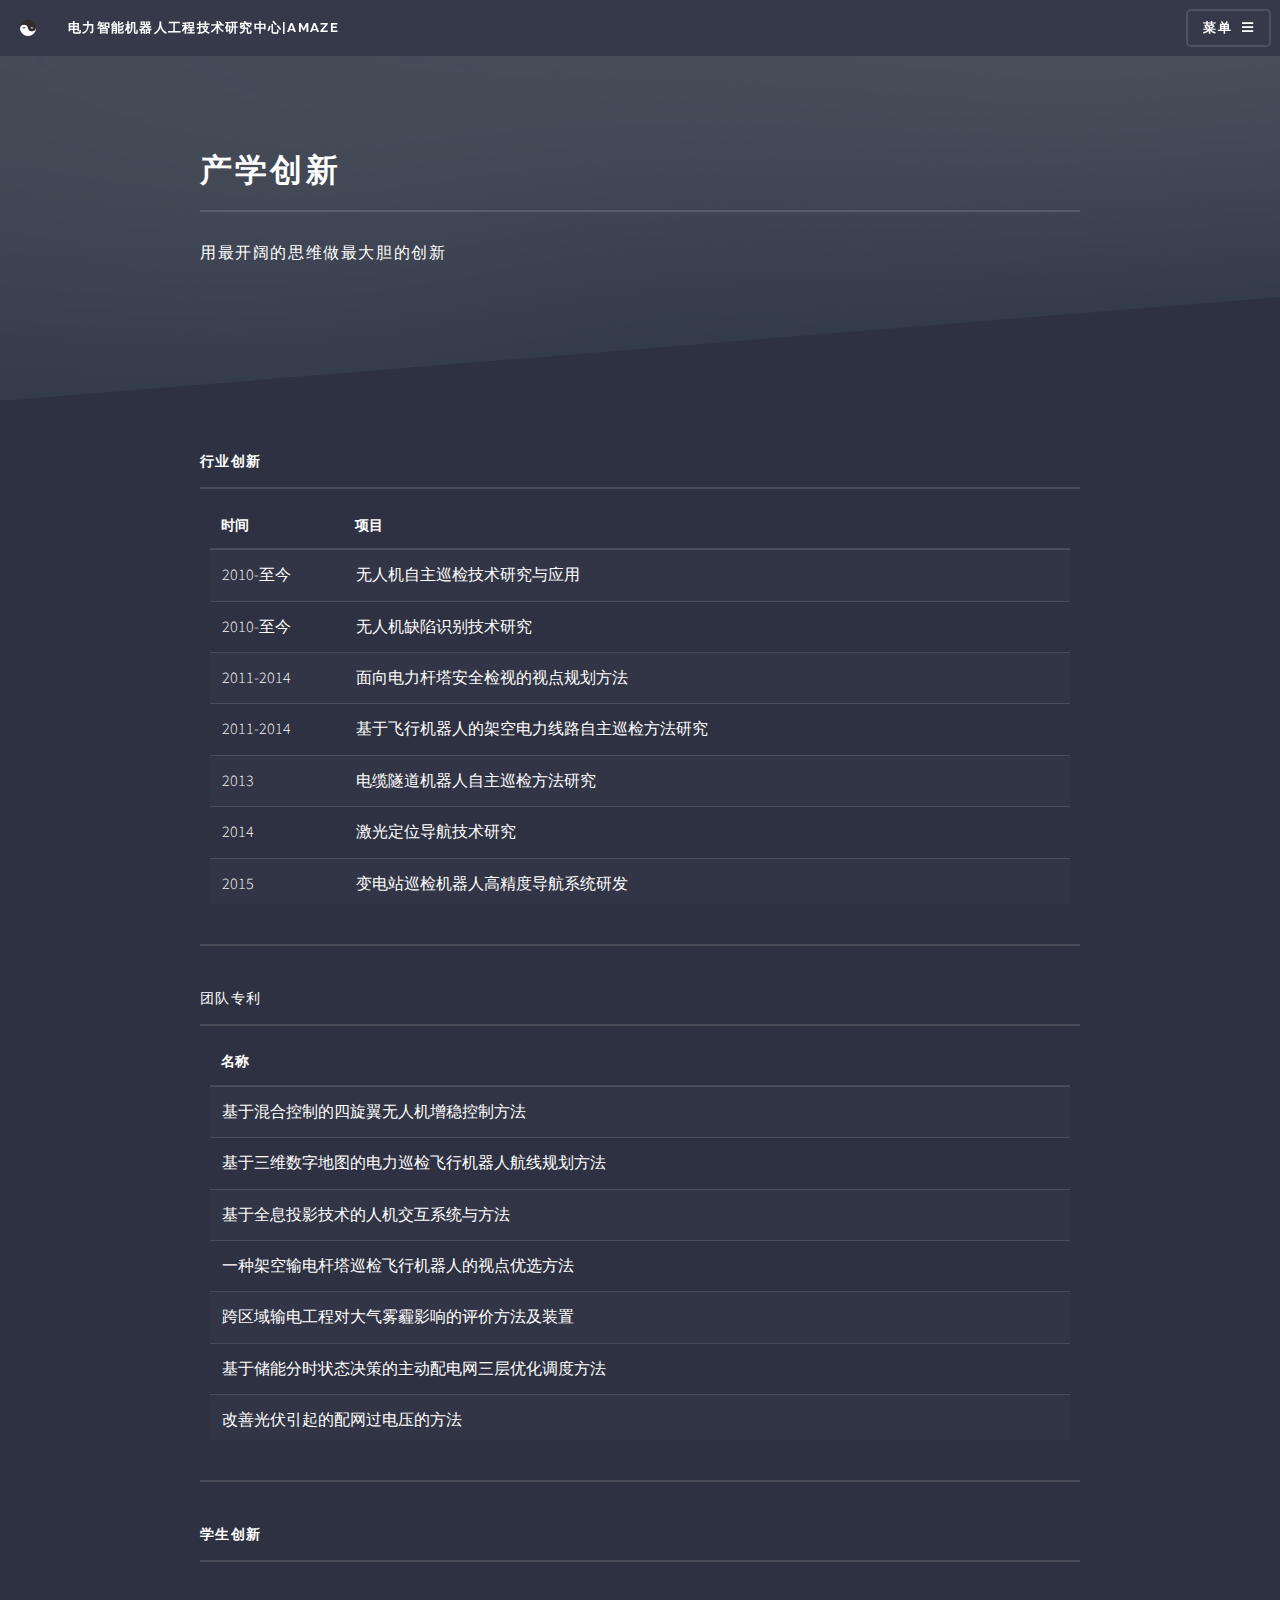
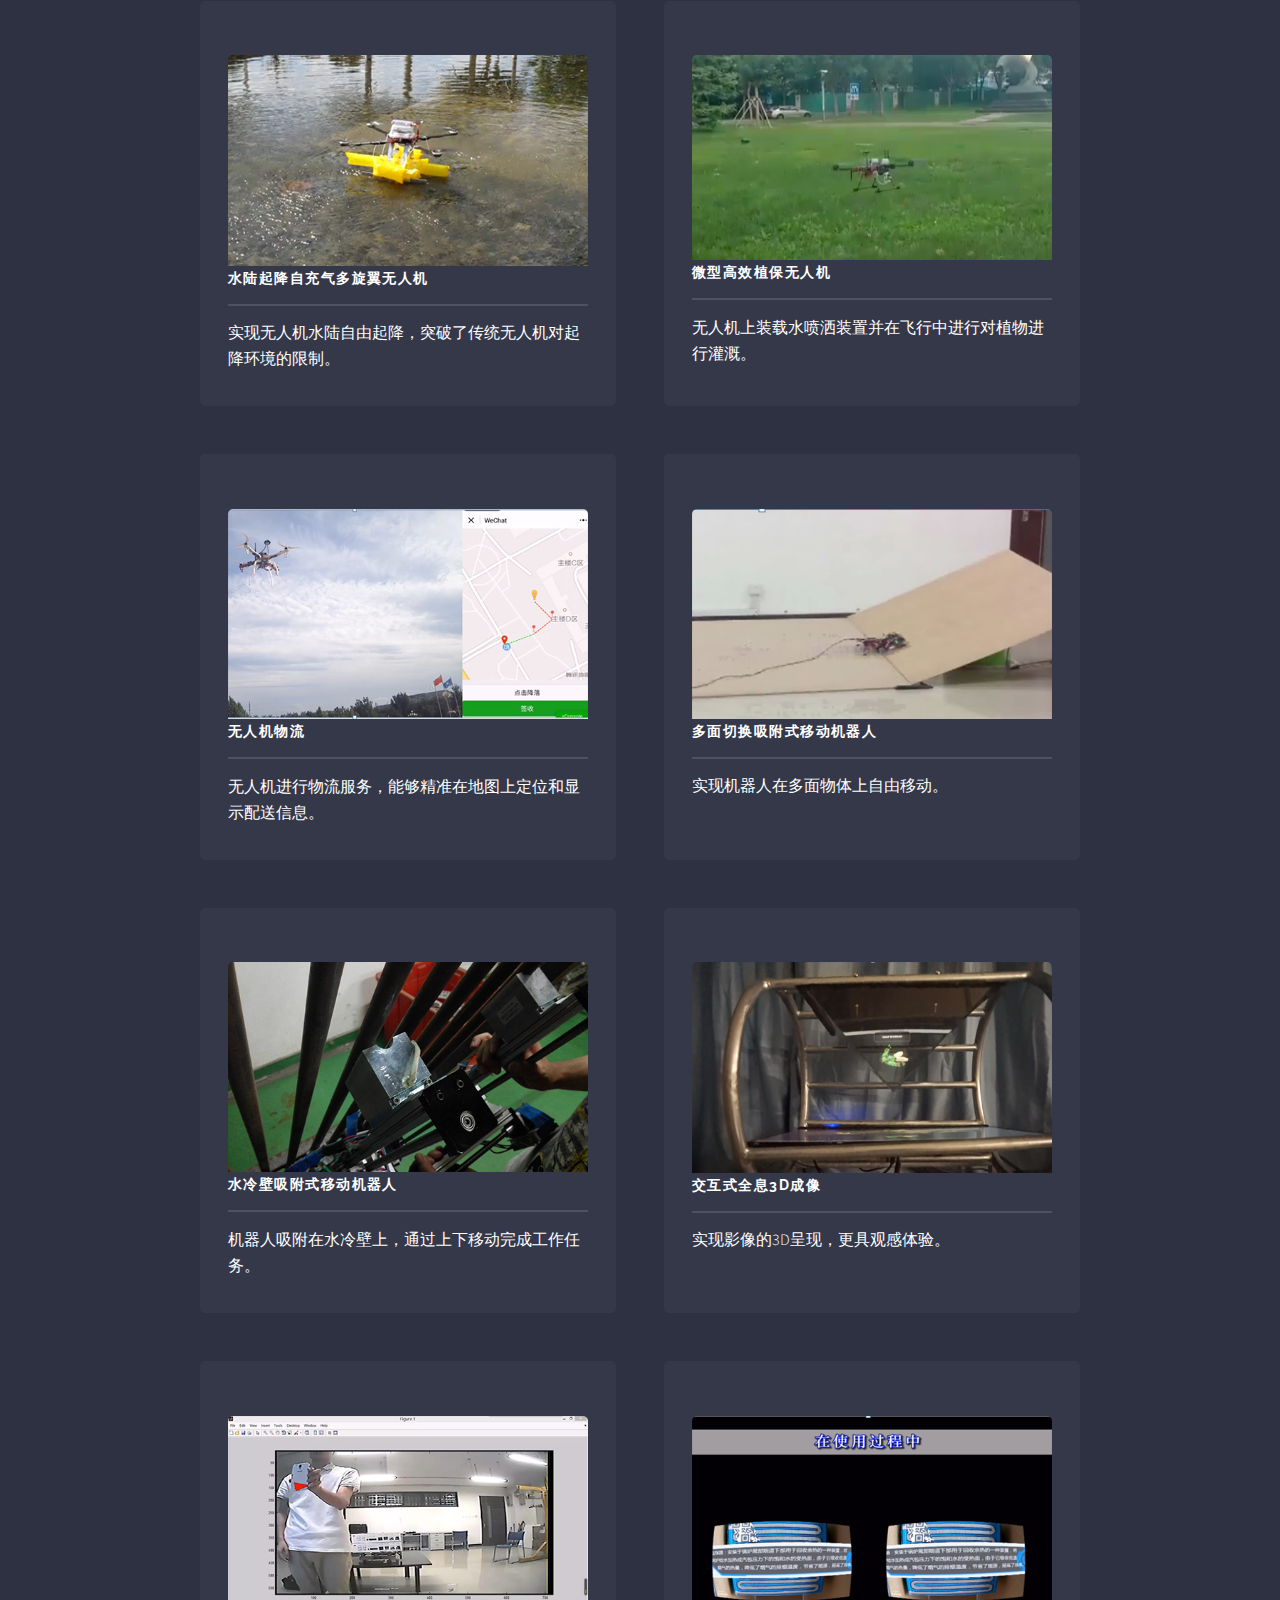
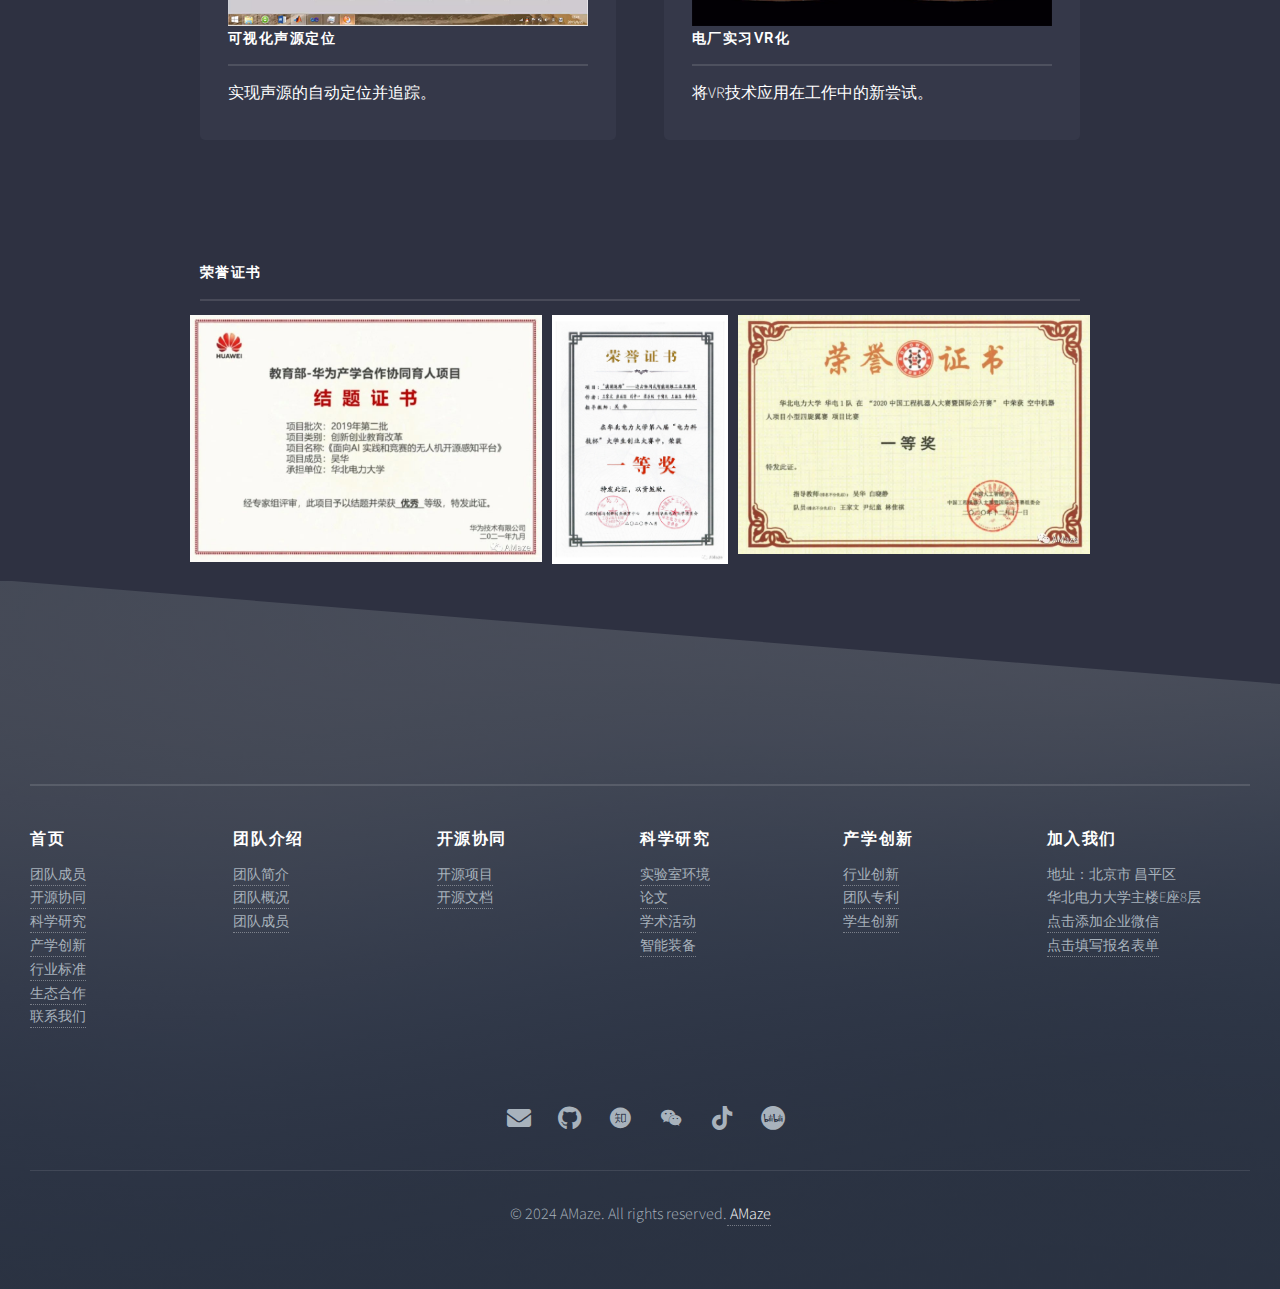
<file: innovation.html>
<!DOCTYPE HTML>
<!--
	Solid State by HTML5 UP
	html5up.net | @ajlkn
	Free for personal and commercial use under the CCA 3.0 license (html5up.net/license)
-->
<html>
	<head>
		<title>产学创新</title>
		<meta charset="utf-8" />
		<meta name="viewport" content="width=device-width, initial-scale=1, user-scalable=no" />
		<link rel="stylesheet" href="assets/css/main.css" />
		<noscript><link rel="stylesheet" href="assets/css/noscript.css" /></noscript>
		<style>
			html {
				scroll-behavior: smooth;
			}

			/* 可选：为目标元素添加一些过渡效果 */
			[id] {
				scroll-margin-top: 30vh;
				transition: all 0.5s ease-in-out;
			}
			.fixed-box {
				width: 100%; /* 固定宽度 */
				height: 400px; /* 固定高度 */
				overflow: auto; /* 启用滚动条 */
				padding: 10px; /* 内边距 */
				scrollbar-width: thin; /* 针对Firefox浏览器，设置滚动条宽度为细（可选设置，可根据喜好调整） */
				-webkit-scrollbar {
					width: 8px; /* 针对Chrome、Safari等WebKit内核浏览器，设置滚动条宽度 */
				}

				-webkit-scrollbar-track {
					background-color: #f4f4f4; /* 设置滚动条轨道（即滚动条背后的区域）的背景颜色 */
				}

				-webkit-scrollbar-thumb {
					background-color: #888; /* 设置滚动条滑块（即实际可拖动的部分）的背景颜色 */
					border-radius: 4px; /* 设置滑块的圆角半径，使其更圆润美观 */
					-webkit-transition: background-color 0.3s ease; /* 设置滑块背景颜色在鼠标悬停时的过渡效果，时间为0.3秒，过渡方式为ease */
				}

				-webkit-scrollbar-thumb:hover {
					background-color: #555; /* 当鼠标悬停在滑块上时，改变滑块的背景颜色 */
				}
			}

		</style>
	</head>
	<body class="is-preload">

		<!-- Page Wrapper -->
			<div id="page-wrapper">

				<!-- Header -->
				<header id="header">
					<div style="display: flex;align-items: center">
						<img src="images/logo.png" style="width: 1em;height:1em; margin-right: 2em">
						<h1><a href="index.html">电力智能机器人工程技术研究中心|AMaze</a></h1>
						<nav>
							<a href="#menu">菜单</a>
						</nav>
					</div>
				</header>

				<!-- Menu -->
					<nav id="menu">
						<div class="inner">
							<h2>菜单</h2>
							<ul class="links">
								<li><a href="index.html">首页</a></li>
								<li><a href="introduction.html">团队成员</a></li>
								<li><a href="open_source.html">开源协同</a></li>
								<li><a href="scientific_research.html">科学研究</a></li>
								<li><a href="innovation.html">产学创新</a></li>
								<li><a href="standard.html">行业标准</a></li>
								<li><a href="index.html#four1">生态合作</a></li>
								<li><a href="#footer">联系我们</a></li>
							</ul>
							<a href="#" class="close">Close</a>
						</div>
					</nav>

				<!-- Wrapper -->
					<section id="wrapper">
						<header>
							<div class="inner">
								<h2>产学创新</h2>
								<p>用最开阔的思维做最大胆的创新</p>
							</div>
						</header>

						<!-- Content -->
							<div class="wrapper" id="innovation">
								<div class="inner">

									<h3 class="major">行业创新</h3>
									<div class="fixed-box">
									<div class="table-wrapper">
											<table>
												<thead>
													<tr>
														<th>时间</th>
														<th>项目</th>
														<!--<th>状态</th>-->
													</tr>
												</thead>
												<tbody>
													<tr>
														<td>2010-至今</td>
														<td>无人机自主巡检技术研究与应用</td>
														
													</tr>
													<tr>
														<td>2010-至今</td>
														<td>无人机缺陷识别技术研究</td>
														
													</tr>
													<tr>
														<td>2011-2014</td>
														<td>面向电力杆塔安全检视的视点规划方法</td>
														
													</tr>
													<tr>
														<td>2011-2014</td>
														<td>基于飞行机器人的架空电力线路自主巡检方法研究</td>
														
													</tr>
													<tr>
														<td>2013</td>
														<td>电缆隧道机器人自主巡检方法研究</td>
														<!--<td>已批准</td>-->
													</tr>
													<tr>
														<td>2014 </td>
														<td>激光定位导航技术研究</td>
														
													</tr>
													<tr>
														<td>2015 </td>
														<td> 变电站巡检机器人高精度导航系统研发</td>
														
													</tr>
													
													<tr>
														<td>2015 </td>
														<td>无人机避障测控系统</td>
														
													</tr>
													<tr>
														<td>2014-2016 </td>
														<td>基于嵌入式GPU加速的电子云台及无人机VIO技术研究</td>
													
													<tr>
														<td>2015-2018</td>
														<td> 龙巢无人机系统</td>
													</tr>
													<tr>
														<td>2016-2018</td>
														<td> 物流无人机视觉导航安全保障系统</td>
														
													</tr>
														
													</tr>
													<tr>
														<td>2016-2018</td>
														<td>输电侧智慧运维管控系统</td>
														
													</tr>
													
													<tr>
														<td>2018 </td>
														<td>多环境智能行为机器结构设计方案研究</td>
														
													</tr>
													
													
													<tr>
														<td>2017-2019 </td>
														<td> 物流无人机视觉导航安全保障系统</td>
														
													</tr>
													
													
													<tr>
														<td>2019 </td>
														<td>基于无人机路径规划的飞控系统算法及序列图像转点云关键技术研究</td>
														
													</tr>
													<tr>
														<td>2019 </td>
														<td> 三维点云重构与空间定位仿真系统</td>
														
													</tr>
													<tr>
														<td>2020 </td>
														<td>面向AI实践和竞赛的无人机开源感知平台</td>
														
													</tr>
												</tbody>
										</table>
									</div>
									</div>
									<hr>
									<h3 class="major" id="zhuanli"><span>团队专利</span></h3>

									<div class="fixed-box">
										<div class="table-wrapper">

											<table>
												<thead>
													<tr>
														<th>名称</th>
													</tr>
												</thead>
												<tbody>
													<tr>
														<td>基于混合控制的四旋翼无人机增稳控制方法</td>
													</tr>
													<tr>
														<td>基于三维数字地图的电力巡检飞行机器人航线规划方法</td>
													<tr>
														<td>基于全息投影技术的人机交互系统与方法</td>
													</tr>
													<tr>
														<td>一种架空输电杆塔巡检飞行机器人的视点优选方法</td>
														
													</tr>
													<tr>
														<td>跨区域输电工程对大气雾霾影响的评价方法及装置</td>
													</tr>
													<tr>
														<td>基于储能分时状态决策的主动配电网三层优化调度方法</td>
														
													</tr>
													<tr>
														<td>改善光伏引起的配网过电压的方法</td>
													</tr>
													<tr>
														<td>污染物排放清单时间分布确定方法及装置</td>
													</tr>
													<tr>
														<td>发电厂烟气污染物排放对区域大气雾霾的评价方法及装置</td>
													<tr>
														<td>一种燃煤电厂大气环境影响评价方法及装置</td>
													</tr>
													<tr>
														<td>一种燃煤电厂大气环境影响评价系统</td>
													</tr>
													</tr>
													<tr>
														<td>散煤燃用量确定方法及装置</td>
													</tr>
													<tr>
														<td>基于PMS的电力线路激光雷达扫描数据应用分析系统</tr>
													<tr>
														<td>机器人（柔性自适应曲面移动-磁吸附）</td>
													</tr>
													<tr>
														<td>云打印装置</td>
													</tr>
													<tr>
														<td>基于表观纹理结构的电力杆塔图像检测方法</td>
													<tr>
														<td>面向AI实践和竞赛的无人机开源感知平台</td>
													</tr>
													<tr>
														<td>一种电力塔杆图像语意分割方法</td>
													</tr>
													<tr>
														<td>基于飞行机器人巡检视频的电力线故障诊断系统及方法</td>
													</tr>
													<tr>
														<td>基于飞行机器人的架空电力线路巡检数据采集方法</td>
													</tr>
													<tr>
														<td>巡检飞行机器人斜面起飞控制方法</td>
													<tr>
														<td>面向电力线巡检的飞行模拟系统</td>
													</tr>
													<tr>
														<td>基于无线网络的电缆隧道内巡检机器人定位系统及方法</td>
													</tr>
													<tr>
														<td>磁吸附式自适应壁面移动机器人</td>
													</tr>
													<tr>
														<td>基于无线网络的电缆隧道内巡检机器人定位系统及方法</td>
													</tr>
													<tr>
														<td>面向隧道巡检的输配电线缆检测方法</td>
													<tr>
														<td>一种电缆隧道巡检机器人通信系统</td>
													</tr>
														<tr>
														<td>飞行机器人输电设备观测位姿选择方法</td>
													</tr>
													<tr>
														<td>隧道电缆巡检机器人的独臂轮式运动机构</td>
													<tr>
														<td>电缆隧道环境参数监测系统</td>
													</tr>
													<tr>
														<td>可水陆起降和自主充电的微型多旋翼飞行器</td>
													</tr>
													<tr>
														<td>基于飞行机器人的架空电力线路巡检数据采集方法</td>
													</tr>
													<tr>
														<td>基于多传感器融合技术的智能自主换壁机器人</td>
														
													</tr>
													<tr>
														<td>基于表观纹理结构的电力杆塔图像检测方法</td>
													</tr>
													<tr>
														<td>污染物排放清单时间分布确定方法及装置</td>
													</tr>
													<tr>
														<td>磁吸附式柔性自适应壁面移动机器人</td>
													<tr>
														<td>棉花全生育期冠层SPAD值遥感估算及估算模型构建方法</td>
													</tr>
													<tr>
														<td>一种3D点云物体的快速检测方法</td>
													</tr>
													</tr>
													<tr>
														<td>飞行机器人电池电量监测系统</td>
													</tr>
													<tr>
														<td>基于微型多旋翼无人直升机的电力杆塔智能巡检方法</tr>
													<tr>
														<td>输电设备的3D点云数据的空间特征提取方法</td>
													</tr>
													<tr>
														<td>基于纹理聚类的电力塔杆图像描述方法</td>
													</tr>
													<tr>
														<td>面向隧道电缆巡检机器人的轨道系统及测试方法</td>
													<tr>
														<td>一种质点定位系统及方法</td>
													</tr>
													<tr>
														<td>地空异构式变电站全方位巡检系统</td>
													</tr>
													<tr>
														<td>飞行机器人输电设备观测位姿选择方法</td>
													</tr>
													<tr>
														<td>一种自主切换壁面的爬壁装置</td>
													</tr>
													<tr>
														<td>隧道电缆巡检机器人充电管理系统及方法</td>
													<tr>
														<td>一种电力塔杆图像语意分割方法</td>
													</tr>
													<tr>
														<td>电缆隧道环境参数监测系统</td>
													</tr>
													<tr>
														<td>一种核电站设备故障检修的方法</td>
													</tr>
													<tr>
														<td>基于飞行机器人巡检视频的电力线故障诊断系统及方法</td>
													</tr>
													<tr>
														<td>一种多旋翼飞行机器人的高性能控制与计算系统</td>
													<tr>
														<td>隧道电缆多路视频实时监控系统及方法</td>
													</tr>
													<tr>
														<td>全息投影仪（人机交互）</td>
													</tr>
													<tr>
														<td>基于双MCU实现的飞行机器人系统</td>
													</tr>
													<tr>
														<td>基于广域测量系统的变电站输电线路故障定位系统和方法</td>
													<tr>
														<td>模糊逻辑与速度转换结合的电缆隧道巡检机器人防摆方法</td>
													</tr>
														<tr>
														<td>机器人（多关节自适应曲面移动-磁吸附）</td>
													</tr>
													<tr>
														<td>一种巡检飞行机器人与架空电力线路距离预测和保持方法</td>
													<tr>
														<td>模糊逻辑与速度转换结合的电缆隧道巡检机器人防摆方法</td>
													</tr>
													<tr>
														<td>核电站作业多功能执行器及其控制方法</td>
													</tr>
													<tr>
														<td>基于PMS的电力线路激光雷达扫描数据应用分析系统</td>
													</tr>
													<tr>
														<td>面向电力线巡检的飞行模拟系统</td>
														
													</tr>
													<tr>
														<td>输电线路与其周边物体的最小距离评估方法</td>
													</tr>
													<tr>
														<td>一种电缆隧道巡检机器人通信系统</td>
													</tr>
													<tr>
														<td>输电设备的3D点云数据的空间特征提取方法</td>
													<tr>
														<td>一种无人机自主着陆的控制方法及装置</td>
													</tr>
													<tr>
														<td>一种无人机电量补给装置</td>
													</tr>
													</tr>
													<tr>
														<td>电网设备的图片审核方法及装置</td>
													</tr>
													<tr>
														<td>无人机控制系统和无人机</tr>
													<tr>
														<td>基于影像处理的输电线路缺陷分析方法、装置和系统</td>
													</tr>
													<tr>
														<td>无人机的输电线路空间距离的测量方法和装置</td>
													</tr>
													<tr>
														<td>用于输电线路影像获取的无人机和无人机系统</td>
													<tr>
														<td>一种输电线路缺陷识别方法、装置及存储介质</td>
													</tr>
													<tr>
														<td>图像识别方法、装置及服务器</td>
													</tr>
													<tr>
														<td>一种数据传输方法、服务器及存储介质</td>
													</tr>
													<tr>
														<td>一种众包数据安全加密方法、服务器及存储介质</td>
													</tr>
													<tr>
														<td>巡检路径规划方法、装置、电子设备及可读存储介质</td>
													<tr>
														<td>一种电塔巡检方法及装置</td>
													</tr>
													<tr>
														<td>一种无人机着陆方法、装置及存储介质</td>
													</tr>
													<tr>
														<td>输电线检测仪及基于无人机的输电线检测系统</td>
													</tr>
													<tr>
														<td>无人机集成控制系统和无人机</td>
													</tr>
													<tr>
														<td>无人机收纳仓（龙巢）</td>
													<tr>
														<td>无人机充电起降平台（智能运维系统-龙巢）</td>
												</tbody>
										</table>
										</div>

									</div>
									<hr>
						
						
						
						
						<!--<div class="row">
					
										<div class="col-2 col-12-medium">
											<p>基于混合控制的四旋翼无人机增稳控制方法</p></div>
											<div class="col-9 col-12-medium">
											<blockquote>本发明公开了自动控制技术领域中的一种基于混合控制的四旋翼无人机增稳控制器的设计方法。包括：设定四旋翼无人机状态变量和状态切换参数；设定四旋翼无人机的高度切换值、滚转角切换值、俯仰角切换值、滚转角临界值和俯仰角临界值；设定离散状态集合和离散事件集合；设定四旋翼无人机离散状态迁移条件；判断四旋翼无人机的状态，并根据其状态分别设计起降控制器、平稳控制器、增稳控制器和失控保护装置。本发明可确保无人机在复杂条件下的稳定飞行，有效地避免失控情况的发生，改善飞机的飞行状态。
											</blockquote></div>
											<div class="col-2 col-12-medium">
											<p>基于三维数字地图的电力巡检飞行机器人航线规划方法</p></div>
											<div class="col-9 col-12-medium">
											<blockquote>本发明公开了输电线路巡检飞行机器人航线规划方法研究技术领域中的一种基于三维数字地图的电力巡检飞行机器人航线规划方法。包括通过激光扫描技术采集电力线附近地形地物的三维数据信息，并构建相应的三维数字地图；根据三维数字地图生成障碍物地图，建立巡检飞行机器人的安全飞行路径；如果突遇不利于飞行机器人巡检的气象情况，则立即采取紧急迫降，使飞行机器人就近安全着陆，待突发状况结束后再等待回收；如果无特殊气象情况，则巡检机器人巡检设定时间后判断巡检任务是否完成；如果巡检任务完成，则按原安全飞行路线返航；如果巡检任务没有完成，则按照建立的安全飞行路径进行自主避险。
											</blockquote></div>
							<div class="col-2 col-12-medium">
											<p>基于全息投影技术的人机交互系统与方法</p></div>
											<div class="col-9 col-12-medium">
											<blockquote>本发明提供了一种基于全息投影技术的人机交互系统与方法，其中系统包括：高透锥体、投影装置、手势传感器和主机；所述高透锥体位于所述投影装置的投影区域内；所述主机与所述投影装置电连接；所述手势传感器与所述主机信号连接；所述手势传感器用于：采集用户控制所述高透锥体中的立体影像的手势信息，根据所述手势信息生成相应的控制信号；所述主机用于：根据所述控制信号对预先存储的被投影物体的三维模型进行处理；所述投影装置用于：向所述高透锥体中投影处理后的三维模型，以形成与所述处理后的三维模型相对应的立体影像。本发明的目的在于从多个角度展示被投影物体。
											</blockquote></div>
							<div class="col-2 col-12-medium">
											<p>一种架空输电杆塔巡检飞行机器人的视点优选方法</p></div>
											<div class="col-9 col-12-medium">
											<blockquote>本发明公开了属于架空输电线路巡检的技术领域的一种架空输电杆塔巡检飞行机器人的视点优选方法。该方法的步骤为：1)建立巡检对象的三维重建模型，建立安全区域；2)对步骤1)得到的安全区域进行离散化，获得广义视点；3)确定巡检对象，从广义视点中提取出有效视点；4)对飞行机器人的巡检任务进行分解，减小任务状态空间，并运用机器学习方法，在任务状态空间中寻找最优的巡视策略。本方法引入了视点规划理论，结合机器学习方法，能够在最短的时间内访问到最有可能包括架空输电杆塔故障信息的视点位置，节省了飞行时间，保证采集到的图像的质量，对于输电线路故障检测及日常维护都具有重要意义。
											</blockquote></div>
							<div class="col-2 col-12-medium">
											<p>跨区域输电工程对大气雾霾影响的评价方法及装置</p></div>
											<div class="col-9 col-12-medium">
											<blockquote>本发明提供了一种跨区域输电工程对大气雾霾影响的评价方法及装置，方法包括：根据受端区域各电源点机组容量将特高压跨区输入的电量分配到受端区域内各电源点作为虚拟电源点；根据远方电源点的机组容量将特高压跨区输入的电量分配到远方电源点；根据虚拟电源点和远方电源点的基本信息分别确定远方电源点的排放清单和虚拟电源点的排放清单；基本信息包括：电源点的发电机机组容量、锅炉类型、燃煤化学成分数据、烟气治理设备的运行参数；根据远方电源点的排放清单、虚拟电源点的排放清单以及大气雾霾影响计算模型生成评价结果。解决了特高压输电工程对大气雾霾影响的评价问题，适用于评价不同类型、不同容量、不同区域的特高压工程。
											</blockquote></div>
							<div class="col-2 col-12-medium">
											<p>基于储能分时状态决策的主动配电网三层优化调度方法</p></div>
											<div class="col-9 col-12-medium">
											<blockquote>本发明涉及电力系统的优化调度技术领域，特别是涉及一种基于储能分时状态决策的主动配电网三层优化调度方法，所述方法包括：综合考虑负荷与可再生能源发电曲线波动情况，求出储能充放电状态划分的参考功率值，进而给出各区域储能装置的充放电时段划分；以网损最小为目标，考虑可再生能源、网络安全、区域联络线功率的约束，结合储能充放电时段，计算主干网调度计划以及各区域联络线功率；以发电费用最小为目标，结合储能充放电时段、区域联络线功率，考虑分布式电源、网络安全约束，对区域内的资源进行优化调度。本发明能延长电池使用寿命，使策略计算简单，实用性强。
											</blockquote></div>
							<div class="col-2 col-12-medium">
											<p>改善光伏引起的配网过电压的方法</p></div>
											<div class="col-9 col-12-medium">
											<blockquote>本发明公开了一种改善光伏引起的配网过电压的方法，该方法从调节电压的基本方法着眼，通过吸收无功功率以及控制光伏电源发出有功的方式，降低PCC点电压，从而限制电压越限。
											</blockquote></div>
							<div class="col-2 col-12-medium">
											<p>污染物排放清单时间分布确定方法及装置</p></div>
											<div class="col-9 col-12-medium">
											<blockquote>本发明提供了污染物排放清单时间分布确定方法及装置，方法包括：按预设的样本采集条件确定样本采集对象；根据确定的样本采集对象采集训练样本数据；训练样本数据包括：散煤燃用量影响参数数据；利用神经网络构建的燃煤用量初始模型，确定日均燃煤用量确定模型；根据待测区域的散煤燃用量影响参数数据和日均燃煤用量确定模型确定待测区域的日均散煤燃用量；根据确定的日均燃煤用量确定民用煤污染物排放清单时间分布。提供一种民用煤大气污染物排放清单时间分配系数确定方案，以满足日益精细的空气质量模型模拟的需求。
											</blockquote></div>
							<div class="col-2 col-12-medium">
											<p>发电厂烟气污染物排放对区域大气雾霾的评价方法及装置</p></div>
											<div class="col-9 col-12-medium">
											<blockquote>本发明提供了一种发电厂烟气污染物排放对区域大气雾霾的评价方法及装置，用于对拟建电厂的污染物排放对区域大气雾霾的影响进行评价，方法包括：根据预先建立的典型发电厂数据库确定拟建电厂基本信息；根据确定的拟建电厂基本信息和选择的排放模型数据库数据确定排放清单；根据区域地理数据和WRF‑CHEM模型确定气象初始场；根据所述排放清单和气象初始场确定大气污染物的轨迹、扩散与沉降浓度、扩散范围数据；根据GIS地理信息和所述大气污染物的轨迹、扩散与沉降浓度、扩散范围数据生成评价结果。
											</blockquote></div>
							<div class="col-2 col-12-medium">
											<p>基于全息投影技术的人机交互系统</p></div>
											<div class="col-9 col-12-medium">
											<blockquote>本实用新型提供了一种基于全息投影技术的人机交互系统，所述系统包括：高透锥体、投影装置、手势传感器和主机；所述高透锥体位于所述投影装置的投影区域内；所述主机与所述投影装置电连接；所述手势传感器与所述主机信号连接；所述手势传感器采集用户的手势信号，以生成控制信号，所述主机根据所述控制信号控制所述投影装置向所述高透锥体中投影，形成立体影像。本实用新型的目的在于从多个角度展示被投影物体。
											</blockquote></div><div class="col-2 col-12-medium">
											<p>一种燃煤电厂大气环境影响评价方法及装置</p></div>
											<div class="col-9 col-12-medium">
											<blockquote>本发明提供了一种燃煤电厂大气环境影响评价方法及装置，方法包括：根据燃煤电厂的参数数据确定污染物排放清单数据；根据模拟时间段的气象历史数据确定HYSPILT模型的气象数据；根据污染物排放清单数据和确定气象数据的HYSPILT模型生成燃煤电厂大气环境影响评价结果。通过确定污染物排放清单数据利用HYSPILT空气质量模式系统能够建立局地小尺度扩散模型，保证计算迅速，能同化观测数据，并能较好地与局地地形匹配。
											</blockquote></div>
								</div>-->
						
									
									<!--<p>Morbi mattis mi consectetur tortor elementum, varius pellentesque velit convallis. Aenean tincidunt lectus auctor mauris maximus, ac scelerisque ipsum tempor. Duis vulputate ex et ex tincidunt, quis lacinia velit aliquet. Duis non efficitur nisi, id malesuada justo. Maecenas sagittis felis ac sagittis semper. Curabitur purus leo donec vel dolor at arcu tincidunt bibendum. Interdum et malesuada fames ac ante ipsum primis in faucibus. Fusce ut aliquet justo. Donec id neque ipsum. Integer eget ultricies odio. Nam vel ex a orci fringilla tincidunt. Aliquam eleifend ligula non velit accumsan cursus. Etiam ut gravida sapien.</p>

									<p>Vestibulum ultrices risus velit, sit amet blandit massa auctor sit amet. Sed eu lectus sem. Phasellus in odio at ipsum porttitor mollis id vel diam. Praesent sit amet posuere risus, eu faucibus lectus. Vivamus ex ligula, tempus pulvinar ipsum in, auctor porta quam. Proin nec commodo, vel scelerisque nisi scelerisque. Suspendisse id quam vel tortor tincidunt suscipit. Nullam auctor orci eu dolor consectetur, interdum ullamcorper ante tincidunt. Mauris felis nec felis elementum varius.</p>-->


									<h3 class="major" id="student">学生创新</h3>
									<!--<p>无人机物流、无人机隧道巡视、声源定位、AR、</p>-->

									<section class="features">
										<article>
											<a href="#" class="image"><img src="images/water_land.png" alt="" /></a>
											<h3 class="major">水陆起降自充气多旋翼无人机</h3>
											<p>实现无人机水陆自由起降，突破了传统无人机对起降环境的限制。</p>
											<!--<a href="#" class="special">Learn more</a>-->
										</article>

										<article>
											<a href="#" class="image"><img src="images/plant_protection.png" alt="" /></a>
											<h3 class="major">微型高效植保无人机</h3>
											<p>无人机上装载水喷洒装置并在飞行中进行对植物进行灌溉。</p>

										</article>
											<article>
											<a href="#" class="image"><img src="images/dilivery.png" alt="" /></a>
											<h3 class="major">无人机物流</h3>
											<p>无人机进行物流服务，能够精准在地图上定位和显示配送信息。</p>
											<!--<a href="#" class="special">Learn more</a>-->
										</article>
										<article>
											<a href="#" class="image"><img src="images/shift.png" alt="" /></a>
											<h3 class="major">多面切换吸附式移动机器人</h3>
											<p>实现机器人在多面物体上自由移动。</p>

										</article>
										<article>
											<a href="#" class="image"><img src="images/absorb_moving.jpg" alt="" /></a>
											<h3 class="major">水冷壁吸附式移动机器人</h3>
											<p>机器人吸附在水冷壁上，通过上下移动完成工作任务。</p>
											<!--<a href="#" class="special">Learn more</a>-->
										</article>
										<article>
											<a href="#" class="image"><img src="images/3D.png" alt="" /></a>
											<h3 class="major">交互式全息3D成像</h3>
											<p>实现影像的3D呈现，更具观感体验。</p>

										</article>
										<article>
											<a href="#" class="image"><img src="images/location.png" alt="" /></a>
											<h3 class="major">可视化声源定位</h3>
											<p>实现声源的自动定位并追踪。</p>
											<!--<a href="#" class="special">Learn more</a>-->
										</article>
										<article>
											<a href="#" class="image"><img src="images/VR.png" alt="" /></a>
											<h3 class="major">电厂实习VR化</h3>
											<p>将VR技术应用在工作中的新尝试。</p>

										</article>
									</section>

								</div>
								<div class="inner" id="zhengshu">
									<h3 class="major" style="text-align: left;">荣誉证书</h3>
									<div style="display: flex; justify-content: center;">
									  <img src="images/zhengshu1.jpg" alt="" width="40%" height="40%" style="margin-right: 10px;"/>
									  <img src="images/zhengshu2.jpg" alt="" width="20%" height="20%" style="margin-right: 10px;"/>
									  <img src="images/zhengshu3.jpg" alt="" width="40%" height="40%"/>
									</div>
								  </div>

							</div>

					</section>
				<!-- Footer -->
				<style>
					.footer {
						background-color: transparent;
						color: #ffffff;
						padding: 60px 0 30px;
					}

					.container {
						max-width: 1250px;
						margin: 0 auto;
						padding: 0 15px;
					}

					.footer-info {
						display: flex;
						flex-wrap: wrap;
						justify-content: space-between;
						margin-bottom: 40px;
					}

					.footer-info-grid {
						flex: 1;
						min-width: 80px;
						margin-bottom: 30px;
					}

					.footer-info h4 {
						color: #ffffff;
						font-size: 1em;
						margin-bottom: 10px;
						font-weight: 600;
					}

					.footer-info p {
						color: #a8b2bc;
						padding: 0;
						margin: 0;
						font-size: 0.9em;
					}


					.footer-info p a {
						color: #a8b2bc;
						text-decoration: none;
						transition: color 0.3s ease;
					}

					.footer-info p a:hover {
						color: #ffffff;
					}


					.social-icons {
						text-align: center;
						margin: 30px 0;
					}

					.social-icons ul {
						list-style: none;
						padding: 0;
						margin: 0;
						display: flex;
						justify-content: center;
						gap: 15px;
					}

					.social-icons ul li {
						font-size: 24px;
						color: #a8b2bc;
						transition: color 0.3s ease;
						position: relative;

					}

					.social-icons ul li a {
						border-bottom: none;
						position: absolute;
						top: 0;
						left: 0;
						right: 0;
						bottom: 0;
						display: block;
					}

					.social-icons ul li:hover {
						color: #ffffff;
					}

					.copyright {
						text-align: center;
						color: #a8b2bc;
						padding-top: 30px;
						border-top: 1px solid rgba(255, 255, 255, 0.1);
					}

					/* Responsive Design */
					@media (max-width: 768px) {
						.footer-info {
							flex-direction: column;
						}

						.footer-info-grid {
							width: 100%;
						}
					}

					/* 弹窗主体样式 */
					.modal {
						display: none;
						/* 确保弹窗在页面中心显示 */
						position: fixed;
						top: 50%;
						left: 50%;
						transform: translate(-50%, -50%);

						/* 自定义背景颜色和边框等外观 */
						background-color: #4c5c96;
						border-radius: 5px;
						box-shadow: 0 0 10px rgba(0, 0, 0, 0.2);
					}

					/* 弹窗内部对话框样式 */
					.modal-dialog {
						max-width: 500px;
						margin: 1.75rem auto;
					}

					/* 弹窗内容区域样式 */
					.modal-content {
						position: relative;
						display: flex;
						flex-direction: column;
						width: 100%;
						pointer-events: all;
						background-color: transparent;
						background-clip: padding-box;
						border: none;
						border-radius: 5px;
						outline: 0;
					}
					.modal-body {
						position: relative;
						flex: 1 1 auto;
						padding: 1rem;
					}

					/* ft3内部div样式 */
					.ft3 > div {
						width: 300px;
						height: 300px;
						display: flex;
						flex-direction: column;
						align-items: center;
						justify-content: center;
						margin-bottom: 1rem;
					}

					.ft3 > div h4 {
						margin-bottom: 0.5rem;
						font-size: 1.5rem;
						font-weight: 500;
					}

					.ft3 > div img {
						width: 200px;
						height: auto;
						border-radius: 5px;
						box-shadow: 0 0 5px rgba(0, 0, 0, 0.2);
					}

					/* 弹窗底部样式 */
					.modal-footer {
						margin: 0 1em 0 1em;
						display: flex;
						justify-content: center;
						padding: 1rem;
						border-top: 1px solid #dee2e6;
						border-bottom-left-radius: 5px;
						border-bottom-right-radius: 5px;
					}

					/* 关闭弹窗按钮样式 */
					.btn-secondary {
						color: #fff;
						background-color: #4c5c96;
						border: 1px solid #dee2e6;
						border-radius: 0.25rem;
						padding: 0.375rem 0.75rem;
						line-height: 1.5em;
						font-size: 1rem;
						cursor: pointer;
						transition: color 0.15s ease - in - out, background - color 0.15s ease - in - out, border - color 0.15s ease - in - out;
					}

					.btn-secondary:hover {
						color: #4c5c96;
						background-color: darkgray;
						border: 1px solid #dee2e6;
					}

					.label{
						display: none;
					}
				</style>

				<style>


				</style>
				<script src="https://cdn.jsdelivr.net/npm/bootstrap@5.3.0/dist/js/bootstrap.min.js"></script>
				<section id="footer">
					<div class="footer">
						<div class="container">
							<hr>
							<div class="footer-info slideanim">
								<div class="col-md-3 footer-info-grid links">
									<h4>首页</h4>
									<p><a href="introduction.html">团队成员</a></p>
									<p><a href="open_source.html">开源协同</a></p>
									<p><a href="scientific_research.html">科学研究</a></p>
									<p><a href="innovation.html">产学创新</a></p>
									<p><a href="index.html#three1">行业标准</a></p>
									<p><a href="index.html#four1">生态合作</a></p>
									<p><a href="#footer">联系我们</a></p>
								</div>

								<div class="col-md-3 footer-info-grid links">
									<h4>团队介绍</h4>
									<p><a href="introduction.html#intro">团队简介</a></p>
									<p><a href="introduction.html#gaikuang">团队概况</a></p>
									<p><a href="introduction.html#workers">团队成员</a></p>
								</div>

								<div class="col-md-3 footer-info-grid links">
									<h4>开源协同</h4>
									<p><a href="open_source.html#project">开源项目</a></p>
									<p><a href="open_source.html#wurenji">开源文档</a></p>
								</div>


								<div class="col-md-3 footer-info-grid links">
									<h4>科学研究</h4>
									<p><a href="scientific_research.html#environment">实验室环境</a></p>
									<p><a href="scientific_research.html#essay">论文</a></p>
									<p><a href="scientific_research.html#activity">学术活动</a></p>
									<p><a href="scientific_research.html#zhineng">智能装备</a></p>
								</div>

								<div class="col-md-3 footer-info-grid links">
									<h4>产学创新</h4>
									<p><a href="innovation.html#innovation">行业创新</a></p>
									<p><a href="innovation.html#zhuanli">团队专利</a></p>
									<p><a href="innovation.html#student">学生创新</a></p>
								</div>


								<div class="col-md-3 footer-info-grid address">
									<h4>加入我们</h4>
									<p>地址：北京市 昌平区</p>
									<p>华北电力大学主楼E座8层</p>
									<p> <a href="#" data-bs-toggle="modal" data-bs-target="#qywx" class="popup-trigger">点击添加企业微信</a></p>
									<p> <a href="#" data-bs-toggle="modal" data-bs-target="#bmb" class="popup-trigger">点击填写报名表单</a></p>
								</div>
								<div class="clearfix"></div>
							</div>

							<div class="social-icons">
								<ul class="social slideanim" id="follow">
									<li class="icon solid fa-envelope"><a href="mailto:mail@example.com"></a></li>
									<li class="icon brands fa-github"><a href="https://github.com/amazerobot"><span class="label">Github</span></a></li>
									<li class="iconfont icon-zhihu"><a href="https://www.zhihu.com/people/amazecool"><span class="label">zhihu</span></a></li>
									<li class="iconfont icon-weixin"><a href="#" data-bs-toggle="modal" data-bs-target="#gzh" class="popup-trigger"></a></li>
									<li class="iconfont icon-douyin"><a href="#"></a></li>
									<li class="iconfont icon-bilibili"><a href="https://space.bilibili.com/163982377"></a></li>
								</ul>
							</div>
							<div class="copyright">
								<p>&copy; 2024 AMaze. All rights reserved.<a href="http://w3layouts.com/"> AMaze </a></p>
							</div>

						</div>
					</div>
				</section>
				<div >

					<div class="modal fade" id="qywx" tabindex="-1" aria-labelledby="exampleModalLabel" aria-hidden="true">
						<div class="modal-dialog">
							<div class="modal-content">
								<div class="modal-body">
									<div class="ft3">
										<div>
											<h4>企业微信</h4><img src="images/weixin.png" alt=""/>
										</div>

									</div>
								</div>
								<div class="modal-footer">
									<button type="5" class="btn-secondary" data-bs-dismiss="modal">关闭弹窗</button>
								</div>
							</div>
						</div>
					</div>
				</div>

				<div class="modal fade" id="bmb" tabindex="-1" aria-labelledby="exampleModalLabel" aria-hidden="true">
					<div class="modal-dialog">
						<div class="modal-content">
							<div class="modal-body">
								<div class="ft3">
									<div>
										<h4>报名表单</h4><img src="images/bmb.jpg" alt=""/>
									</div>

								</div>
							</div>
							<div class="modal-footer">
								<button type="5" class="btn-secondary" data-bs-dismiss="modal">关闭弹窗</button>
							</div>
						</div>
					</div>
				</div>
			</div>

		<div class="modal fade" id="gzh" tabindex="-1" aria-labelledby="exampleModalLabel" aria-hidden="true">
			<div class="modal-dialog">
				<div class="modal-content">
					<div class="modal-body">
						<div class="ft3">
							<div>
								<h4>报名表单</h4><img src="images/gzh.jpg" alt=""/>
							</div>

						</div>
					</div>
					<div class="modal-footer">
						<button type="5" class="btn-secondary" data-bs-dismiss="modal">关闭弹窗</button>
					</div>
				</div>
			</div>
		</div>

				<!-- Scripts -->
			<script src="assets/js/jquery.min.js"></script>
			<script src="assets/js/jquery.scrollex.min.js"></script>
			<script src="assets/js/browser.min.js"></script>
			<script src="assets/js/breakpoints.min.js"></script>
			<script src="assets/js/util.js"></script>
			<script src="assets/js/main.js"></script>
			<script src="assets/js/tiaozhuan.js"></script>
	</body>
</html>
</file>
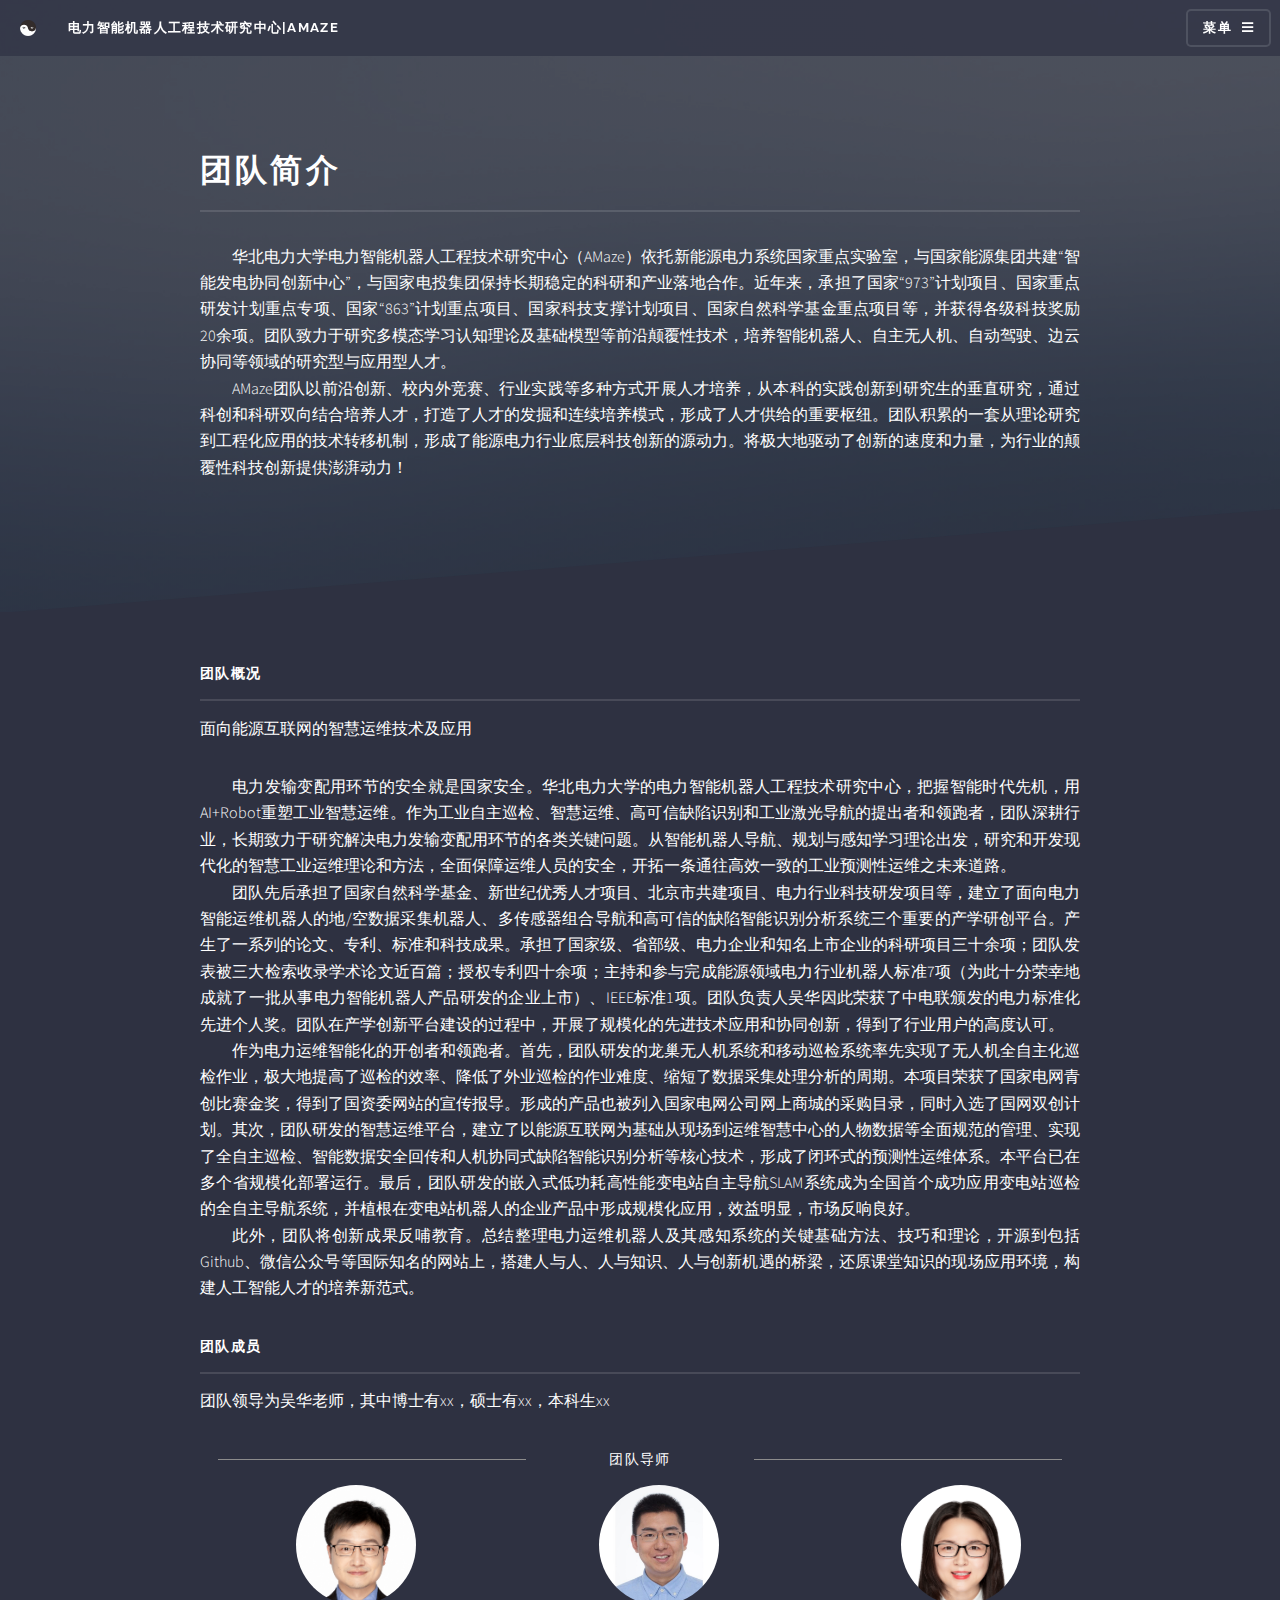
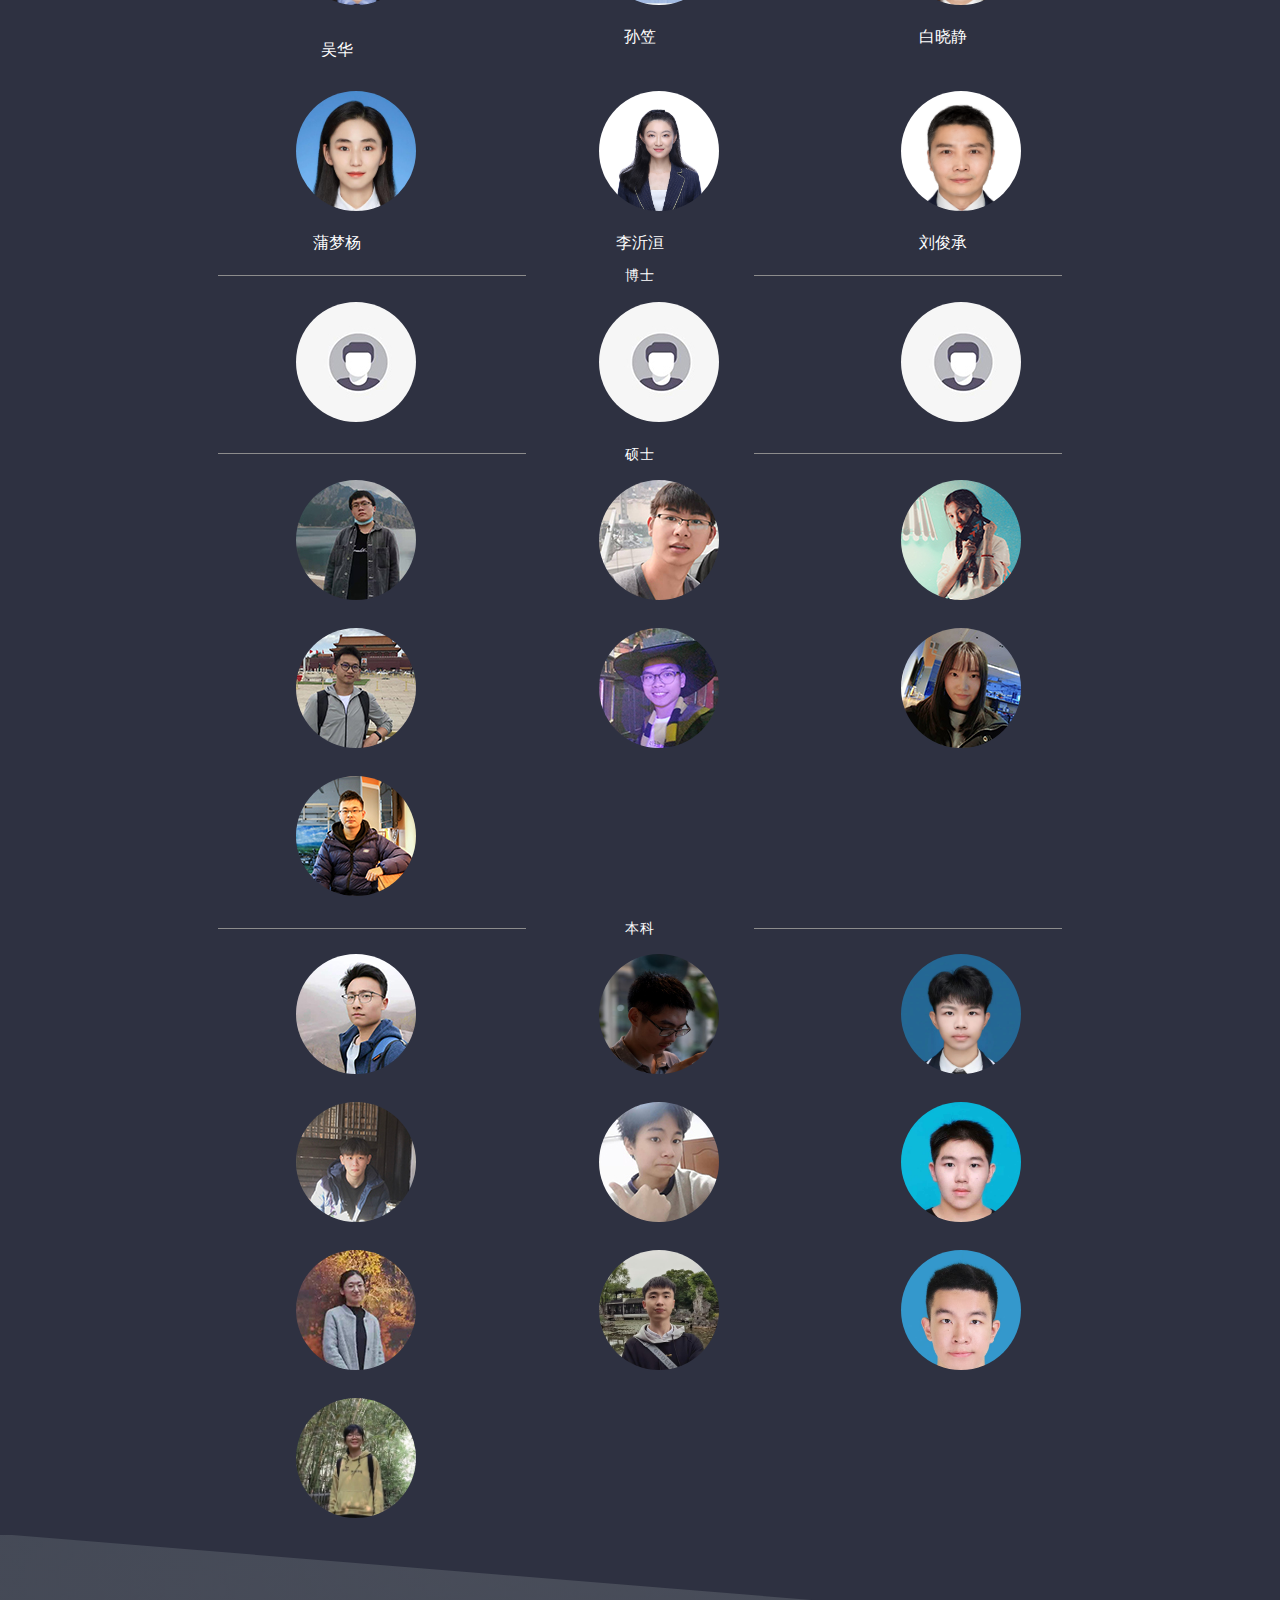
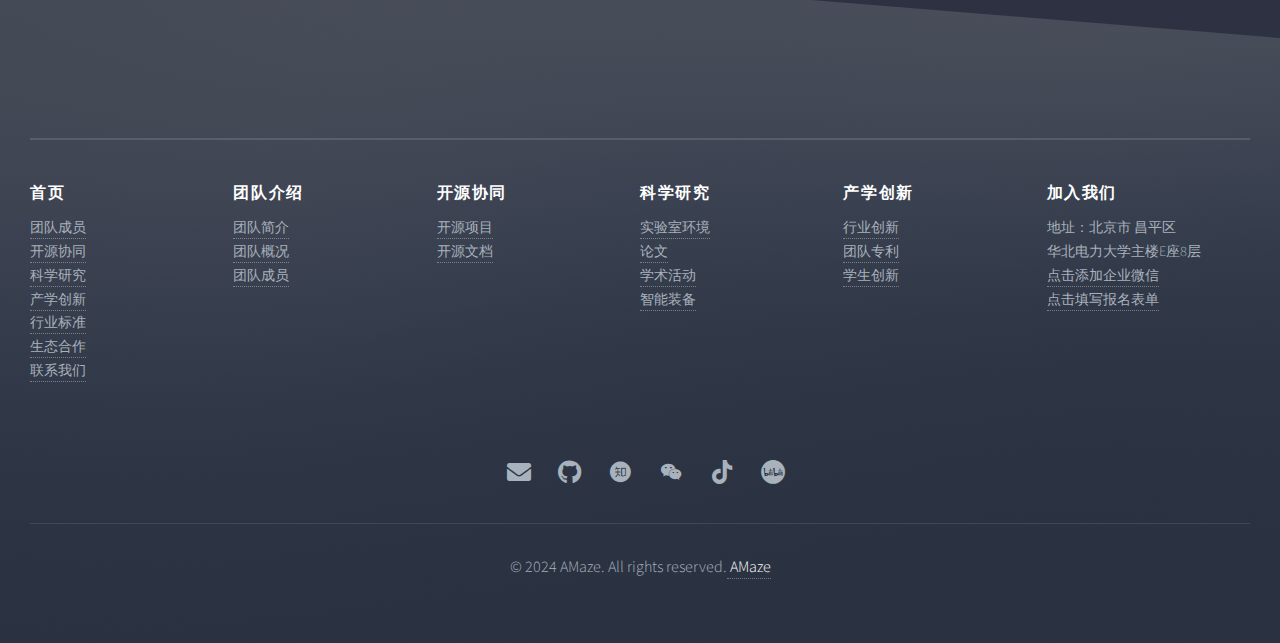
<file: introduction.html>
<!DOCTYPE HTML>
<!--
	Solid State by HTML5 UP
	html5up.net | @ajlkn
	Free for personal and commercial use under the CCA 3.0 license (html5up.net/license)
-->
<html>
	<head>
		<title>团队成员</title>
		<meta charset="utf-8" />
		<meta name="viewport" content="width=device-width, initial-scale=1, user-scalable=no" />
		<link rel="stylesheet" href="assets/css/main.css" />
		<noscript><link rel="stylesheet" href="assets/css/noscript.css" /></noscript>
		<style>
			html {
				scroll-behavior: smooth;
			}

			/* 可选：为目标元素添加一些过渡效果 */
			[id] {
				scroll-margin-top: 30vh;
				transition: all 0.5s ease-in-out;
			}
		</style>
	</head>
	<body class="is-preload">

		<!-- Page Wrapper -->
			<div id="page-wrapper">

				<!-- Header -->
				<header id="header">
					<div style="display: flex;align-items: center">
						<img src="images/logo.png" style="width: 1em;height:1em; margin-right: 2em">
						<h1><a href="index.html">电力智能机器人工程技术研究中心|AMaze</a></h1>
						<nav>
							<a href="#menu">菜单</a>
						</nav>
					</div>
				</header>

				<!-- Menu -->
					<nav id="menu">
						<div class="inner">
							<h2>Menu</h2>
							<ul class="links">
								<li><a href="index.html">首页</a></li>
								<li><a href="introduction.html">团队成员</a></li>
								<li><a href="open_source.html">开源协同</a></li>
								<li><a href="scientific_research.html">科学研究</a></li>
								<li><a href="innovation.html">产学创新</a></li>
								<li><a href="standard.html">行业标准</a></li>
								<li><a href="index.html#four1">生态合作</a></li>
								<li><a href="#footer">联系我们</a></li>
							</ul>
							<a href="#" class="close">Close</a>
						</div>
					</nav>

				<!-- Wrapper -->
					<section id="wrapper">
						<header>
							<div class="inner">
								<h2  id="intro">团队简介</h2>
								<p><div style="text-indent:2em;text-align: justify">华北电力大学电力智能机器人工程技术研究中心（AMaze）依托新能源电力系统国家重点实验室，与国家能源集团共建“智能发电协同创新中心”，与国家电投集团保持长期稳定的科研和产业落地合作。近年来，承担了国家“973”计划项目、国家重点研发计划重点专项、国家“863”计划重点项目、国家科技支撑计划项目、国家自然科学基金重点项目等，并获得各级科技奖励20余项。团队致力于研究多模态学习认知理论及基础模型等前沿颠覆性技术，培养智能机器人、自主无人机、自动驾驶、边云协同等领域的研究型与应用型人才。<br></div>
								<div style="text-indent:2em;text-align: justify">AMaze团队以前沿创新、校内外竞赛、行业实践等多种方式开展人才培养，从本科的实践创新到研究生的垂直研究，通过科创和科研双向结合培养人才，打造了人才的发掘和连续培养模式，形成了人才供给的重要枢纽。团队积累的一套从理论研究到工程化应用的技术转移机制，形成了能源电力行业底层科技创新的源动力。将极大地驱动了创新的速度和力量，为行业的颠覆性科技创新提供澎湃动力！</div>
								</p>
							</div>
						</header>

						<!-- Content -->
							<div class="wrapper">
								<div class="inner">

									<h3 class="major" id="gaikuang">团队概况</h3>
									<p>面向能源互联网的智慧运维技术及应用</p>

									<p><div style="text-indent:2em;text-align: justify">电力发输变配用环节的安全就是国家安全。华北电力大学的电力智能机器人工程技术研究中心，把握智能时代先机，用AI+Robot重塑工业智慧运维。作为工业自主巡检、智慧运维、高可信缺陷识别和工业激光导航的提出者和领跑者，团队深耕行业，长期致力于研究解决电力发输变配用环节的各类关键问题。从智能机器人导航、规划与感知学习理论出发，研究和开发现代化的智慧工业运维理论和方法，全面保障运维人员的安全，开拓一条通往高效一致的工业预测性运维之未来道路。<br></div>
									<div style="text-indent:2em;text-align: justify">团队先后承担了国家自然科学基金、新世纪优秀人才项目、北京市共建项目、电力行业科技研发项目等，建立了面向电力智能运维机器人的地/空数据采集机器人、多传感器组合导航和高可信的缺陷智能识别分析系统三个重要的产学研创平台。产生了一系列的论文、专利、标准和科技成果。承担了国家级、省部级、电力企业和知名上市企业的科研项目三十余项；团队发表被三大检索收录学术论文近百篇；授权专利四十余项；主持和参与完成能源领域电力行业机器人标准7项（为此十分荣幸地成就了一批从事电力智能机器人产品研发的企业上市）、IEEE标准1项。团队负责人吴华因此荣获了中电联颁发的电力标准化先进个人奖。团队在产学创新平台建设的过程中，开展了规模化的先进技术应用和协同创新，得到了行业用户的高度认可。<br></div>
									<div style="text-indent:2em;text-align: justify">作为电力运维智能化的开创者和领跑者。首先，团队研发的龙巢无人机系统和移动巡检系统率先实现了无人机全自主化巡检作业，极大地提高了巡检的效率、降低了外业巡检的作业难度、缩短了数据采集处理分析的周期。本项目荣获了国家电网青创比赛金奖，得到了国资委网站的宣传报导。形成的产品也被列入国家电网公司网上商城的采购目录，同时入选了国网双创计划。其次，团队研发的智慧运维平台，建立了以能源互联网为基础从现场到运维智慧中心的人物数据等全面规范的管理、实现了全自主巡检、智能数据安全回传和人机协同式缺陷智能识别分析等核心技术，形成了闭环式的预测性运维体系。本平台已在多个省规模化部署运行。最后，团队研发的嵌入式低功耗高性能变电站自主导航SLAM系统成为全国首个成功应用变电站巡检的全自主导航系统，并植根在变电站机器人的企业产品中形成规模化应用，效益明显，市场反响良好。<br></div>
									<div style="text-indent:2em;text-align: justify">此外，团队将创新成果反哺教育。总结整理电力运维机器人及其感知系统的关键基础方法、技巧和理论，开源到包括Github、微信公众号等国际知名的网站上，搭建人与人、人与知识、人与创新机遇的桥梁，还原课堂知识的现场应用环境，构建人工智能人才的培养新范式。</div>
									</p>

									<h3 class="major" id="workers">团队成员</h3>
									<p>团队领导为吴华老师，其中博士有xx，硕士有xx，本科生xx</p>
									<section>
										<div class="title">
 											<h3 class="title-text"><span>团队导师</span></h3>
 										</div>
										<div class="row gtr-uniform">
											    <div class="col-4">
													<a href="https://cce.ncepu.edu.cn/szdw/jsml/rgznywlwgcjys/3ade774c6ce94c089740419d501ca98a.htm">
													  <span class="image fit">
														<img src="images/wuhua.jpg" alt="" width="100%" height="140%" />
													  </span>
													  <span style="display:block; text-align:center; margin-top:10px;">吴华</span>
													</a>
												  </div>
												<div class="col-4">
													<a href="https://sunli-ai.github.io/">
													  <span class="image fit">
														<img src="images/sunli.jpg" alt="" width="100%" height="100%" />
													  </span>
													  <span style="display:block;text-align:center;line-height:0;margin-top:10px;">孙笠</span>
													</a>
												  </div>
												<div class="col-4">
													<a href="https://cce.ncepu.edu.cn/szdw/jsml/rgznywlwgcjys/3d07a44c26d44276b8f7d96589fff8dd.htm">
													  <span class="image fit">
														<img src="images/baixiaojing.jpg" alt="" width="100%" height="140%" />
													  </span>
													  <span style="display:block;text-align:center;line-height:0;margin-top:10px;">白晓静</span>
													</a>
												  </div>
												<div class="col-4">
													<a href="https://cce.ncepu.edu.cn/szdw/jsml/rgznywlwgcjys/2433ace2f13f452793a9df46750fd284.htm">
													  <span class="image fit">
														<img src="images/pumengyang.jpg" alt="" width="100%" height="140%" />
													  </span>
													  <span style="display:block;text-align:center;line-height:0;margin-top:10px;">蒲梦杨</span>
													</a>
												  </div>
												<div class="col-4">
													<a href="https://cce.ncepu.edu.cn/yjspy/dsxx1/zdhds/f342c3bd6e504a09b504f1086ddda0dd.htm">
													  <span class="image fit">
														<img src="images/liyihuan.jpg" alt="" width="100%" height="100%" />
													  </span>
													  <span style="display:block;text-align:center;line-height:0;margin-top:10px;">李沂洹</span>
													</a>
												  </div>
												<div class="col-4">
													<a href="https://cce.ncepu.edu.cn/szdw/jsml/ckjsyyqjys/e40a622f12ec4097b46644173fa319f3.htm">
													  <span class="image fit">
														<img src="images/liujuncheng.jpg" alt="" width="100%" height="140%" />
													  </span>
													  <span style="display:block;text-align:center;line-height:0;margin-top:10px;">刘俊承</span>
													</a>
												  </div>
											</div>	
										<div class="title">
 											<h3 class="title-text"><span>博士</span></h3>
 										</div>		
											<div class="row gtr-uniform">
												<div class="col-4"><span class="image fit"><img src="images/man.jpg" alt="" /></span></div>
												<div class="col-4"><span class="image fit"><img src="images/man.jpg" alt="" /></span></div>
												<div class="col-4"><span class="image fit"><img src="images/man.jpg" alt="" /></span></div>
											</div>	
										<div class="title">
 											<h3 class="title-text"><span>硕士</span></h3>
 										</div>
											<div class="row gtr-uniform">
												<div class="col-4"><span class="image fit"><img src="images/liangfangzheng.jpg" alt="" /></span></div>
												<div class="col-4"><span class="image fit"><img src="images/pengjunhuan.jpg" alt="" /></span></div>
												<div class="col-4"><span class="image fit"><img src="images/xuxiaoshun.jpg" alt="" /></span></div>
												<div class="col-4"><span class="image fit"><img src="images/zuowenchao.jpg" alt="" /></span></div>
												<div class="col-4"><span class="image fit"><img src="images/liucao.jpg" alt="" /></span></div>
												<div class="col-4"><span class="image fit"><img src="images/fufangfang.jpg" alt="" /></span></div>
												<div class="col-4"><span class="image fit"><img src="images/lijian.jpg" alt="" /></span></div>
											</div>	
												<div class="title">
 											<h3 class="title-text"><span>本科</span></h3>
												</div>	
											<div class="row gtr-uniform">
												<div class="col-4"><span class="image fit"><img src="images/wangjiawen.jpg" alt="" /></span></div>
												<div class="col-4"><span class="image fit"><img src="images/jiangzhicheng.jpg" alt="" width="100%" height="140%"></span></div>
												<div class="col-4"><span class="image fit"><img src="images/chenshiqi.jpg" alt="" width="100%" height="140%"></span></div>
												<div class="col-4"><span class="image fit"><img src="images/liuzhongyi.jpg" alt="" /></span></div>
												<div class="col-4"><span class="image fit"><img src="images/yuanyichen.jpg" alt="" /></span></div>
												<div class="col-4"><span class="image fit"><img src="images/xuejiaqi.jpg" alt="" width="100%" height="140%"></span></div>
												<div class="col-4"><span class="image fit"><img src="images/jiaochenyue.jpg" alt="" /></span></div>
												<div class="col-4"><span class="image fit"><img src="images/zhengwanhao.jpg" alt="" width="100%" height="100%"></span></div>
												<div class="col-4"><span class="image fit"><img src="images/xudian.jpg" alt="" width="100%" height="140%"></span></div>
												<div class="col-4"><span class="image fit"><img src="images/wangxinyue.jpg" alt="" width="100%" height="100%"></span></div>
 										
											</div>
									
									</section>

								</div>
							</div>

					</section>

				<!-- Footer -->
				<!-- Footer -->
				<style>
					.footer {
						background-color: transparent;
						color: #ffffff;
						padding: 60px 0 30px;
					}

					.container {
						max-width: 1250px;
						margin: 0 auto;
						padding: 0 15px;
					}

					.footer-info {
						display: flex;
						flex-wrap: wrap;
						justify-content: space-between;
						margin-bottom: 40px;
					}

					.footer-info-grid {
						flex: 1;
						min-width: 80px;
						margin-bottom: 30px;
					}

					.footer-info h4 {
						color: #ffffff;
						font-size: 1em;
						margin-bottom: 10px;
						font-weight: 600;
					}

					.footer-info p {
						color: #a8b2bc;
						padding: 0;
						margin: 0;
						font-size: 0.9em;
					}


					.footer-info p a {
						color: #a8b2bc;
						text-decoration: none;
						transition: color 0.3s ease;
					}

					.footer-info p a:hover {
						color: #ffffff;
					}


					.social-icons {
						text-align: center;
						margin: 30px 0;
					}

					.social-icons ul {
						list-style: none;
						padding: 0;
						margin: 0;
						display: flex;
						justify-content: center;
						gap: 15px;
					}

					.social-icons ul li {
						font-size: 24px;
						color: #a8b2bc;
						transition: color 0.3s ease;
						position: relative;

					}

					.social-icons ul li a {
						border-bottom: none;
						position: absolute;
						top: 0;
						left: 0;
						right: 0;
						bottom: 0;
						display: block;
					}

					.social-icons ul li:hover {
						color: #ffffff;
					}

					.copyright {
						text-align: center;
						color: #a8b2bc;
						padding-top: 30px;
						border-top: 1px solid rgba(255, 255, 255, 0.1);
					}

					/* Responsive Design */
					@media (max-width: 768px) {
						.footer-info {
							flex-direction: column;
						}

						.footer-info-grid {
							width: 100%;
						}
					}

					/* 弹窗主体样式 */
					.modal {
						display: none;
						/* 确保弹窗在页面中心显示 */
						position: fixed;
						top: 50%;
						left: 50%;
						transform: translate(-50%, -50%);

						/* 自定义背景颜色和边框等外观 */
						background-color: #4c5c96;
						border-radius: 5px;
						box-shadow: 0 0 10px rgba(0, 0, 0, 0.2);
					}

					/* 弹窗内部对话框样式 */
					.modal-dialog {
						max-width: 500px;
						margin: 1.75rem auto;
					}

					/* 弹窗内容区域样式 */
					.modal-content {
						position: relative;
						display: flex;
						flex-direction: column;
						width: 100%;
						pointer-events: all;
						background-color: transparent;
						background-clip: padding-box;
						border: none;
						border-radius: 5px;
						outline: 0;
					}
					.modal-body {
						position: relative;
						flex: 1 1 auto;
						padding: 1rem;
					}

					/* ft3内部div样式 */
					.ft3 > div {
						width: 300px;
						height: 300px;
						display: flex;
						flex-direction: column;
						align-items: center;
						justify-content: center;
						margin-bottom: 1rem;
					}

					.ft3 > div h4 {
						margin-bottom: 0.5rem;
						font-size: 1.5rem;
						font-weight: 500;
					}

					.ft3 > div img {
						width: 200px;
						height: auto;
						border-radius: 5px;
						box-shadow: 0 0 5px rgba(0, 0, 0, 0.2);
					}

					/* 弹窗底部样式 */
					.modal-footer {
						margin: 0 1em 0 1em;
						display: flex;
						justify-content: center;
						padding: 1rem;
						border-top: 1px solid #dee2e6;
						border-bottom-left-radius: 5px;
						border-bottom-right-radius: 5px;
					}

					/* 关闭弹窗按钮样式 */
					.btn-secondary {
						color: #fff;
						background-color: #4c5c96;
						border: 1px solid #dee2e6;
						border-radius: 0.25rem;
						padding: 0.375rem 0.75rem;
						line-height: 1.5em;
						font-size: 1rem;
						cursor: pointer;
						transition: color 0.15s ease - in - out, background - color 0.15s ease - in - out, border - color 0.15s ease - in - out;
					}

					.btn-secondary:hover {
						color: #4c5c96;
						background-color: darkgray;
						border: 1px solid #dee2e6;
					}

					.label{
						display: none;
					}
				</style>

				<style>


				</style>
				<script src="https://cdn.jsdelivr.net/npm/bootstrap@5.3.0/dist/js/bootstrap.min.js"></script>
				<section id="footer">
					<div class="footer">
						<div class="container">
							<hr>
							<div class="footer-info slideanim">
								<div class="col-md-3 footer-info-grid links">
									<h4>首页</h4>
									<p><a href="introduction.html">团队成员</a></p>
									<p><a href="open_source.html">开源协同</a></p>
									<p><a href="scientific_research.html">科学研究</a></p>
									<p><a href="innovation.html">产学创新</a></p>
									<p><a href="index.html#three1">行业标准</a></p>
									<p><a href="index.html#four1">生态合作</a></p>
									<p><a href="#footer">联系我们</a></p>
								</div>

								<div class="col-md-3 footer-info-grid links">
									<h4>团队介绍</h4>
									<p><a href="introduction.html#intro">团队简介</a></p>
									<p><a href="introduction.html#gaikuang">团队概况</a></p>
									<p><a href="introduction.html#workers">团队成员</a></p>
								</div>

								<div class="col-md-3 footer-info-grid links">
									<h4>开源协同</h4>
									<p><a href="open_source.html#project">开源项目</a></p>
									<p><a href="open_source.html#wurenji">开源文档</a></p>
								</div>


								<div class="col-md-3 footer-info-grid links">
									<h4>科学研究</h4>
									<p><a href="scientific_research.html#environment">实验室环境</a></p>
									<p><a href="scientific_research.html#essay">论文</a></p>
									<p><a href="scientific_research.html#activity">学术活动</a></p>
									<p><a href="scientific_research.html#zhineng">智能装备</a></p>
								</div>

								<div class="col-md-3 footer-info-grid links">
									<h4>产学创新</h4>
									<p><a href="innovation.html#innovation">行业创新</a></p>
									<p><a href="innovation.html#zhuanli">团队专利</a></p>
									<p><a href="innovation.html#student">学生创新</a></p>
								</div>


								<div class="col-md-3 footer-info-grid address">
									<h4>加入我们</h4>
									<p>地址：北京市 昌平区</p>
									<p>华北电力大学主楼E座8层</p>
									<p> <a href="#" data-bs-toggle="modal" data-bs-target="#qywx" class="popup-trigger">点击添加企业微信</a></p>
									<p> <a href="#" data-bs-toggle="modal" data-bs-target="#bmb" class="popup-trigger">点击填写报名表单</a></p>
								</div>
								<div class="clearfix"></div>
							</div>

							<div class="social-icons">
								<ul class="social slideanim" id="follow">
									<li class="icon solid fa-envelope"><a href="mailto:mail@example.com"></a></li>
									<li class="icon brands fa-github"><a href="https://github.com/amazerobot"><span class="label">Github</span></a></li>
									<li class="iconfont icon-zhihu"><a href="https://www.zhihu.com/people/amazecool"><span class="label">zhihu</span></a></li>
									<li class="iconfont icon-weixin"><a href="#" data-bs-toggle="modal" data-bs-target="#gzh" class="popup-trigger"></a></li>
									<li class="iconfont icon-douyin"><a href="#"></a></li>
									<li class="iconfont icon-bilibili"><a href="https://space.bilibili.com/163982377"></a></li>
								</ul>
							</div>
							<div class="copyright">
								<p>&copy; 2024 AMaze. All rights reserved.<a href="http://w3layouts.com/"> AMaze </a></p>
							</div>

						</div>
					</div>
				</section>
				<div >

					<div class="modal fade" id="qywx" tabindex="-1" aria-labelledby="exampleModalLabel" aria-hidden="true">
						<div class="modal-dialog">
							<div class="modal-content">
								<div class="modal-body">
									<div class="ft3">
										<div>
											<h4>企业微信</h4><img src="images/weixin.png" alt=""/>
										</div>

									</div>
								</div>
								<div class="modal-footer">
									<button type="5" class="btn-secondary" data-bs-dismiss="modal">关闭弹窗</button>
								</div>
							</div>
						</div>
					</div>
				</div>

				<div class="modal fade" id="bmb" tabindex="-1" aria-labelledby="exampleModalLabel" aria-hidden="true">
					<div class="modal-dialog">
						<div class="modal-content">
							<div class="modal-body">
								<div class="ft3">
									<div>
										<h4>报名表单</h4><img src="images/bmb.jpg" alt=""/>
									</div>

								</div>
							</div>
							<div class="modal-footer">
								<button type="5" class="btn-secondary" data-bs-dismiss="modal">关闭弹窗</button>
							</div>
						</div>
					</div>
				</div>
			</div>

		<div class="modal fade" id="gzh" tabindex="-1" aria-labelledby="exampleModalLabel" aria-hidden="true">
			<div class="modal-dialog">
				<div class="modal-content">
					<div class="modal-body">
						<div class="ft3">
							<div>
								<h4>报名表单</h4><img src="images/gzh.jpg" alt=""/>
							</div>

						</div>
					</div>
					<div class="modal-footer">
						<button type="5" class="btn-secondary" data-bs-dismiss="modal">关闭弹窗</button>
					</div>
				</div>
			</div>
		</div>

</div>

		<!-- Scripts -->
			<script src="assets/js/jquery.min.js"></script>
			<script src="assets/js/jquery.scrollex.min.js"></script>
			<script src="assets/js/browser.min.js"></script>
			<script src="assets/js/breakpoints.min.js"></script>
			<script src="assets/js/util.js"></script>
			<script src="assets/js/main.js"></script>
		  <script src="assets/js/tiaozhuan.js"></script>
	</body>
</html>
</file>
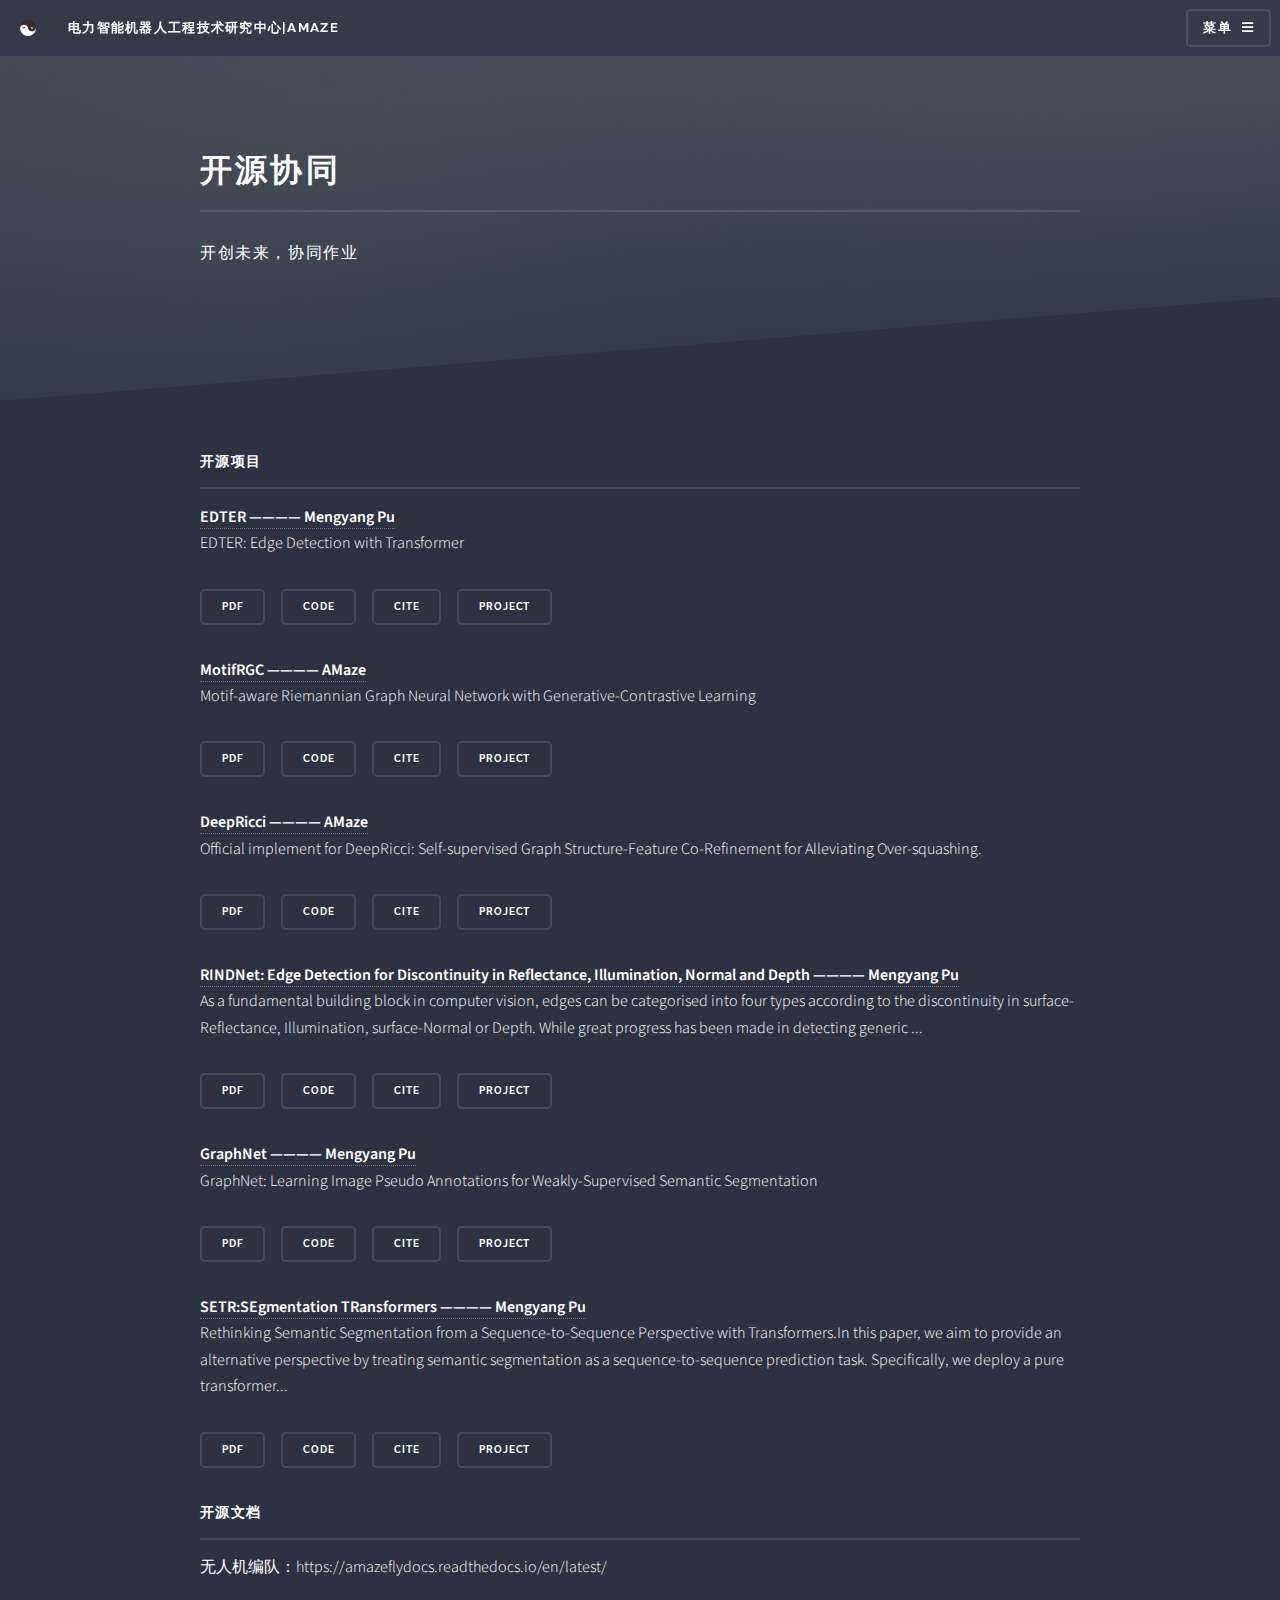
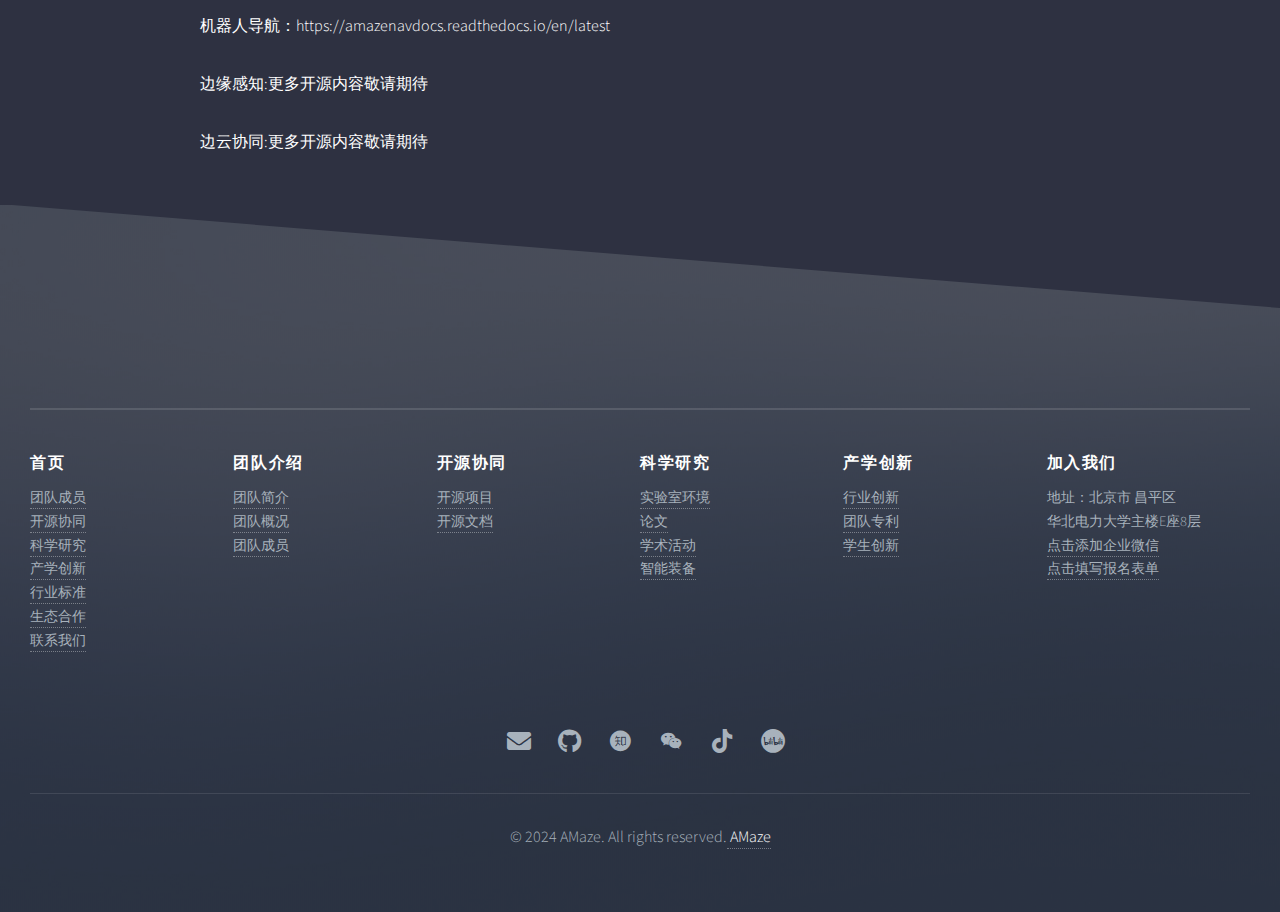
<file: open_source.html>
<!DOCTYPE HTML>
<!--
	Solid State by HTML5 UP
	html5up.net | @ajlkn
	Free for personal and commercial use under the CCA 3.0 license (html5up.net/license)
-->
<html lang="">

<head>
	<title>开源协同</title>
	<meta charset="utf-8" />
	<meta name="viewport" content="width=device-width, initial-scale=1, user-scalable=no" />
	<link rel="stylesheet" href="assets/css/main.css" />
	<noscript>
		<link rel="stylesheet" href="assets/css/noscript.css" />
	</noscript>
	<style>
		html {
			scroll-behavior: smooth;
		}

		/* 可选：为目标元素添加一些过渡效果 */
		[id] {
			scroll-margin-top: 30vh;
			transition: all 0.5s ease-in-out;
		}

		.button.small:hover{
			background: #4c5c96;
		}
		.trigger-link{
			padding-bottom: 1em;
			border-bottom: none;
		}
		.floating-window {
			position: absolute;
			width: 600px;
			height: 450px;
			background-color: white;
			border: 1px solid gray;
			box-shadow: 0 0 10px rgba(0, 0, 0, 0.3);
			z-index: 9999;
			display: none; /* 初始隐藏悬浮窗 */
		}

		.doc-frame {
			width: 100%;
			height: 100%;
		}

		.trigger-link {
			cursor: pointer;
		}
	</style>
</head>

<body class="is-preload">

	<!-- Page Wrapper -->
	<div id="page-wrapper">

		<!-- Header -->
		<header id="header">
			<div style="display: flex;align-items: center">
				<img src="images/logo.png" style="width: 1em;height:1em; margin-right: 2em">
				<h1><a href="index.html">电力智能机器人工程技术研究中心|AMaze</a></h1>
				<nav>
					<a href="#menu">菜单</a>
				</nav>
			</div>
		</header>

		<!-- Menu -->
		<nav id="menu">
			<div class="inner">
				<h2>菜单</h2>
				<ul class="links">
					<li><a href="index.html">首页</a></li>
					<li><a href="introduction.html">团队成员</a></li>
					<li><a href="open_source.html">开源协同</a></li>
					<li><a href="scientific_research.html">科学研究</a></li>
					<li><a href="innovation.html">产学创新</a></li>
					<li><a href="standard.html">行业标准</a></li>
					<li><a href="index.html#four1">生态合作</a></li>
					<li><a href="#footer">联系我们</a></li>
				</ul>
				<a href="#" class="close">Close</a>
			</div>
		</nav>

		<!-- Wrapper -->
		<section id="wrapper">
			
				<header>
					<div class="inner">
					<h2>开源协同</h2><p>
						开创未来，协同作业
					</p>
					<div class="content"></div>
					</div>
				</header>

			<!-- Content -->
			<div class="wrapper">
				<div class="inner">

				<h3 class="major" id="project">开源项目</h3>
			<section>
				<div class="row">
					<div class="col-12 col-12-medium">
						<a href="https://github.com/MengyangPu/EDTER/tree/main"><strong>EDTER ———— Mengyang Pu</strong></a>
						<p style="text-transform: none;">EDTER: Edge Detection with Transformer</p>
						<ul class="actions small">
							<li><a href="#" class="button small">PDF</a></li>
							<li><a href="#" class="button small">Code</a></li>
							<li><a href="#" class="button small">Cite</a></li>
							<li><a href="https://github.com/MengyangPu/EDTER/tree/main" class="button small">Project</a></li>
						</ul>
					</div>
					<!--<div class="col-4 col-12-medium">
						<img src="images/kaiyuan1.png" alt="" width="100%" height="75%" />
					</div>
				-->
					<div class="col-12 col-12-medium">
						<a href="https://github.com/RiemannGraph/MotifRGC"><strong>MotifRGC ————
							AMaze</strong></a>
						<p style="text-transform: none;">Motif-aware Riemannian Graph Neural Network with Generative-Contrastive Learning</p>
						<div class="paper-links">
							<ul class="actions small">
								<li><a href="#" class="button small">PDF</a></li>
								<li><a href="#" class="button small">Code</a></li>
								<li><a href="#" class="button small">Cite</a></li>
								<li><a href="https://github.com/RiemannGraph/MotifRGC" class="button small">Project</a></li>
							</ul>
						</div>
					</div>
					<!--<div class="col-4 col-12-medium">
						<img src="images/paper1.png" alt="" /><br>
					</div>
				-->
					<div class="col-12 col-12-medium">
						<a href="https://github.com/RiemannGraph/DeepRicci"><strong>DeepRicci ————
							AMaze</strong></a>
						<p style="text-transform: none;">Official implement for DeepRicci: Self-supervised Graph Structure-Feature
							Co-Refinement for
							Alleviating Over-squashing.</p>
						<ul class="actions small">
							<li><a href="#" class="button small">PDF</a></li>
							<li><a href="#" class="button small">Code</a></li>
							<li><a href="#" class="button small">Cite</a></li>
							<li><a href="https://github.com/RiemannGraph/DeepRicci" class="button small">Project</a></li>
						</ul>
					</div>
					<!--<div class="col-4 col-12-medium">
						<img src="images/paper2.png" alt="" /><br>
					</div>
				-->
					<div class="col-12 col-12-medium">
						<a href="https://github.com/MengyangPu/RINDNet"><strong>RINDNet: Edge Detection for
							Discontinuity in
							Reflectance, Illumination, Normal and Depth ———— Mengyang Pu</strong></a>
						<p style="text-transform: none;">As a fundamental building block in computer vision, edges can be categorised into
							four types
							according to the discontinuity in surface-Reflectance, Illumination, surface-Normal
							or Depth.
							While great progress has been made in detecting generic ...</p><div class="paper-links">
						<ul class="actions small">
							<li><a href="#" class="button small">PDF</a></li>
							<li><a href="#" class="button small">Code</a></li>
							<li><a href="#" class="button small">Cite</a></li>
							<li><a href="https://github.com/MengyangPu/RINDNet" class="button small">Project</a></li>
						</ul>
					</div>

					</div>
					<!--<div class="col-4 col-12-medium">
						<img src="images/paper5.png" alt="" /><br>
					</div>
				-->
					<div class="col-12 col-12-medium">
						<a href="https://github.com/MengyangPu/GraphNet"><strong>GraphNet ———— Mengyang
							Pu</strong></a>
						<p style="text-transform: none;">GraphNet: Learning Image Pseudo Annotations for Weakly-Supervised Semantic
							Segmentation</p>
						<ul class="actions small">
							<li><a href="#" class="button small">PDF</a></li>
							<li><a href="#" class="button small">Code</a></li>
							<li><a href="#" class="button small">Cite</a></li>
							<li><a href="https://github.com/MengyangPu/GraphNet" class="button small">Project</a></li>
						</ul>
					</div>
					<!--<div class="col-4 col-12-medium">
						<img src="images/paper2.png" alt="" /><br>
					</div>
				-->
					<div class="col-12 col-12-medium">
						<a href="https://github.com/MengyangPu/SETR"><strong>SETR:SEgmentation TRansformers ————
							Mengyang
							Pu</strong></a>
						<p style="text-transform: none;">Rethinking Semantic Segmentation from a Sequence-to-Sequence Perspective with
							Transformers.In
							this paper, we aim to provide an alternative perspective by treating semantic
							segmentation as a
							sequence-to-sequence prediction task. Specifically, we deploy a pure transformer...
						</p>
						<ul class="actions small">
							<li><a href="#" class="button small">PDF</a></li>
							<li><a href="#" class="button small">Code</a></li>
							<li><a href="#" class="button small">Cite</a></li>
							<li><a href="https://github.com/MengyangPu/SETR" class="button small">Project</a></li>
						</ul>
					</div>
					<!--<div class="col-4 col-12-medium">
						<img src="images/paper5.png" alt="" /><br>
					</div>
				-->
				</div>
			</section>



			<h3 class="major" id="wurenji"><a href="https://amazeflydocs.readthedocs.io/en/latest/">开源文档</a></h3>
					<a href="#" id="triggerLink0" class="trigger-link">无人机编队：https://amazeflydocs.readthedocs.io/en/latest/</a>
					<div id="floatingWindow0" class="floating-window">
						<iframe id="docFrame0" class="doc-frame" src="https://amazeflydocs.readthedocs.io/en/latest/" frameborder="0"></iframe>
					</div>
					<div style="height: 2em"></div>
						<a href="#" id="triggerLink1" class="trigger-link">机器人导航：https://amazenavdocs.readthedocs.io/en/latest</a>
					<div id="floatingWindow1" class="floating-window">
							<iframe id="docFrame1" class="doc-frame" src="https://amazenavdocs.readthedocs.io/en/latest" frameborder="0"></iframe>
						</div>
					<section>
						<div style="height: 2em"></div>

			<p>边缘感知:更多开源内容敬请期待</p>
			<p>边云协同:更多开源内容敬请期待</p>
		</section>


		</div>
	</div>

	</section>
	</div>

	<!-- Footer -->
	<style>
		.footer {
			background-color: transparent;
			color: #ffffff;
			padding: 60px 0 30px;
		}

		.container {
			max-width: 1250px;
			margin: 0 auto;
			padding: 0 15px;
		}

		.footer-info {
			display: flex;
			flex-wrap: wrap;
			justify-content: space-between;
			margin-bottom: 40px;
		}

		.footer-info-grid {
			flex: 1;
			min-width: 80px;
			margin-bottom: 30px;
		}

		.footer-info h4 {
			color: #ffffff;
			font-size: 1em;
			margin-bottom: 10px;
			font-weight: 600;
		}

		.footer-info p {
			color: #a8b2bc;
			padding: 0;
			margin: 0;
			font-size: 0.9em;
		}


		.footer-info p a {
			color: #a8b2bc;
			text-decoration: none;
			transition: color 0.3s ease;
		}

		.footer-info p a:hover {
			color: #ffffff;
		}


		.social-icons {
			text-align: center;
			margin: 30px 0;
		}

		.social-icons ul {
			list-style: none;
			padding: 0;
			margin: 0;
			display: flex;
			justify-content: center;
			gap: 15px;
		}

		.social-icons ul li {
			font-size: 24px;
			color: #a8b2bc;
			transition: color 0.3s ease;
			position: relative;

		}

		.social-icons ul li a {
			border-bottom: none;
			position: absolute;
			top: 0;
			left: 0;
			right: 0;
			bottom: 0;
			display: block;
		}

		.social-icons ul li:hover {
			color: #ffffff;
		}

		.copyright {
			text-align: center;
			color: #a8b2bc;
			padding-top: 30px;
			border-top: 1px solid rgba(255, 255, 255, 0.1);
		}

		/* Responsive Design */
		@media (max-width: 768px) {
			.footer-info {
				flex-direction: column;
			}

			.footer-info-grid {
				width: 100%;
			}
		}

		/* 弹窗主体样式 */
		.modal {
			display: none;
			/* 确保弹窗在页面中心显示 */
			position: fixed;
			top: 50%;
			left: 50%;
			transform: translate(-50%, -50%);

			/* 自定义背景颜色和边框等外观 */
			background-color: #4c5c96;
			border-radius: 5px;
			box-shadow: 0 0 10px rgba(0, 0, 0, 0.2);
		}

		/* 弹窗内部对话框样式 */
		.modal-dialog {
			max-width: 500px;
			margin: 1.75rem auto;
		}

		/* 弹窗内容区域样式 */
		.modal-content {
			position: relative;
			display: flex;
			flex-direction: column;
			width: 100%;
			pointer-events: all;
			background-color: transparent;
			background-clip: padding-box;
			border: none;
			border-radius: 5px;
			outline: 0;
		}
		.modal-body {
			position: relative;
			flex: 1 1 auto;
			padding: 1rem;
		}

		/* ft3内部div样式 */
		.ft3 > div {
			width: 300px;
			height: 300px;
			display: flex;
			flex-direction: column;
			align-items: center;
			justify-content: center;
			margin-bottom: 1rem;
		}

		.ft3 > div h4 {
			margin-bottom: 0.5rem;
			font-size: 1.5rem;
			font-weight: 500;
		}

		.ft3 > div img {
			width: 200px;
			height: auto;
			border-radius: 5px;
			box-shadow: 0 0 5px rgba(0, 0, 0, 0.2);
		}

		/* 弹窗底部样式 */
		.modal-footer {
			margin: 0 1em 0 1em;
			display: flex;
			justify-content: center;
			padding: 1rem;
			border-top: 1px solid #dee2e6;
			border-bottom-left-radius: 5px;
			border-bottom-right-radius: 5px;
		}

		/* 关闭弹窗按钮样式 */
		.btn-secondary {
			color: #fff;
			background-color: #4c5c96;
			border: 1px solid #dee2e6;
			border-radius: 0.25rem;
			padding: 0.375rem 0.75rem;
			line-height: 1.5em;
			font-size: 1rem;
			cursor: pointer;
			transition: color 0.15s ease - in - out, background - color 0.15s ease - in - out, border - color 0.15s ease - in - out;
		}

		.btn-secondary:hover {
			color: #4c5c96;
			background-color: darkgray;
			border: 1px solid #dee2e6;
		}

		.label{
			display: none;
		}
	</style>

	<style>


	</style>
	<script src="https://cdn.jsdelivr.net/npm/bootstrap@5.3.0/dist/js/bootstrap.min.js"></script>
	<section id="footer">
		<div class="footer">
			<div class="container">
				<hr>
				<div class="footer-info slideanim">
					<div class="col-md-3 footer-info-grid links">
						<h4>首页</h4>
						<p><a href="introduction.html">团队成员</a></p>
						<p><a href="open_source.html">开源协同</a></p>
						<p><a href="scientific_research.html">科学研究</a></p>
						<p><a href="innovation.html">产学创新</a></p>
						<p><a href="index.html#three1">行业标准</a></p>
						<p><a href="index.html#four1">生态合作</a></p>
						<p><a href="#footer">联系我们</a></p>
					</div>

					<div class="col-md-3 footer-info-grid links">
						<h4>团队介绍</h4>
						<p><a href="introduction.html#intro">团队简介</a></p>
						<p><a href="introduction.html#gaikuang">团队概况</a></p>
						<p><a href="introduction.html#workers">团队成员</a></p>
					</div>

					<div class="col-md-3 footer-info-grid links">
						<h4>开源协同</h4>
						<p><a href="open_source.html#project">开源项目</a></p>
						<p><a href="open_source.html#wurenji">开源文档</a></p>
					</div>

					<div class="col-md-3 footer-info-grid links">
						<h4>科学研究</h4>
						<p><a href="scientific_research.html#environment">实验室环境</a></p>
						<p><a href="scientific_research.html#essay">论文</a></p>
						<p><a href="scientific_research.html#activity">学术活动</a></p>
						<p><a href="scientific_research.html#zhineng">智能装备</a></p>
					</div>

					<div class="col-md-3 footer-info-grid links">
						<h4>产学创新</h4>
						<p><a href="innovation.html#innovation">行业创新</a></p>
						<p><a href="innovation.html#zhuanli">团队专利</a></p>
						<p><a href="innovation.html#student">学生创新</a></p>
					</div>


					<div class="col-md-3 footer-info-grid address">
						<h4>加入我们</h4>
						<p>地址：北京市 昌平区</p>
						<p>华北电力大学主楼E座8层</p>
						<p> <a href="#" data-bs-toggle="modal" data-bs-target="#qywx" class="popup-trigger">点击添加企业微信</a></p>
						<p> <a href="#" data-bs-toggle="modal" data-bs-target="#bmb" class="popup-trigger">点击填写报名表单</a></p>
					</div>
					<div class="clearfix"></div>
				</div>

				<div class="social-icons">
					<ul class="social slideanim" id="follow">
						<li class="icon solid fa-envelope"><a href="mailto:mail@example.com"></a></li>
						<li class="icon brands fa-github"><a href="https://github.com/amazerobot"><span class="label">Github</span></a></li>
						<li class="iconfont icon-zhihu"><a href="https://www.zhihu.com/people/amazecool"><span class="label">zhihu</span></a></li>
						<li class="iconfont icon-weixin"><a href="#" data-bs-toggle="modal" data-bs-target="#gzh" class="popup-trigger"></a></li>
						<li class="iconfont icon-douyin"><a href="#"></a></li>
						<li class="iconfont icon-bilibili"><a href="https://space.bilibili.com/163982377"></a></li>
					</ul>
				</div>
				<div class="copyright">
					<p>&copy; 2024 AMaze. All rights reserved.<a href="http://w3layouts.com/"> AMaze </a></p>
				</div>

			</div>
		</div>
	</section>
	<div >

		<div class="modal fade" id="qywx" tabindex="-1" aria-labelledby="exampleModalLabel" aria-hidden="true">
			<div class="modal-dialog">
				<div class="modal-content">
					<div class="modal-body">
						<div class="ft3">
							<div>
								<h4>企业微信</h4><img src="images/weixin.png" alt=""/>
							</div>

						</div>
					</div>
					<div class="modal-footer">
						<button type="5" class="btn-secondary" data-bs-dismiss="modal">关闭弹窗</button>
					</div>
				</div>
			</div>
		</div>
	</div>

	<div class="modal fade" id="bmb" tabindex="-1" aria-labelledby="exampleModalLabel" aria-hidden="true">
		<div class="modal-dialog">
			<div class="modal-content">
				<div class="modal-body">
					<div class="ft3">
						<div>
							<h4>报名表单</h4><img src="images/bmb.jpg" alt=""/>
						</div>

					</div>
				</div>
				<div class="modal-footer">
					<button type="5" class="btn-secondary" data-bs-dismiss="modal">关闭弹窗</button>
				</div>
			</div>
		</div>
	</div>
	</div>

	<div class="modal fade" id="gzh" tabindex="-1" aria-labelledby="exampleModalLabel" aria-hidden="true">
		<div class="modal-dialog">
			<div class="modal-content">
				<div class="modal-body">
					<div class="ft3">
						<div>
							<h4>报名表单</h4><img src="images/gzh.jpg" alt=""/>
						</div>

					</div>
				</div>
				<div class="modal-footer">
					<button type="5" class="btn-secondary" data-bs-dismiss="modal">关闭弹窗</button>
				</div>
			</div>
		</div>
	</div>



	</div>

	<!-- Scripts -->

	<script src="assets/js/jquery.min.js"></script>
	<script src="assets/js/jquery.scrollex.min.js"></script>
	<script src="assets/js/browser.min.js"></script>
	<script src="assets/js/breakpoints.min.js"></script>
	<script src="assets/js/util.js"></script>
	<script src="assets/js/main.js"></script>
	<script src="assets/js/tiaozhuan.js"></script>
</body>

</html>
</file>
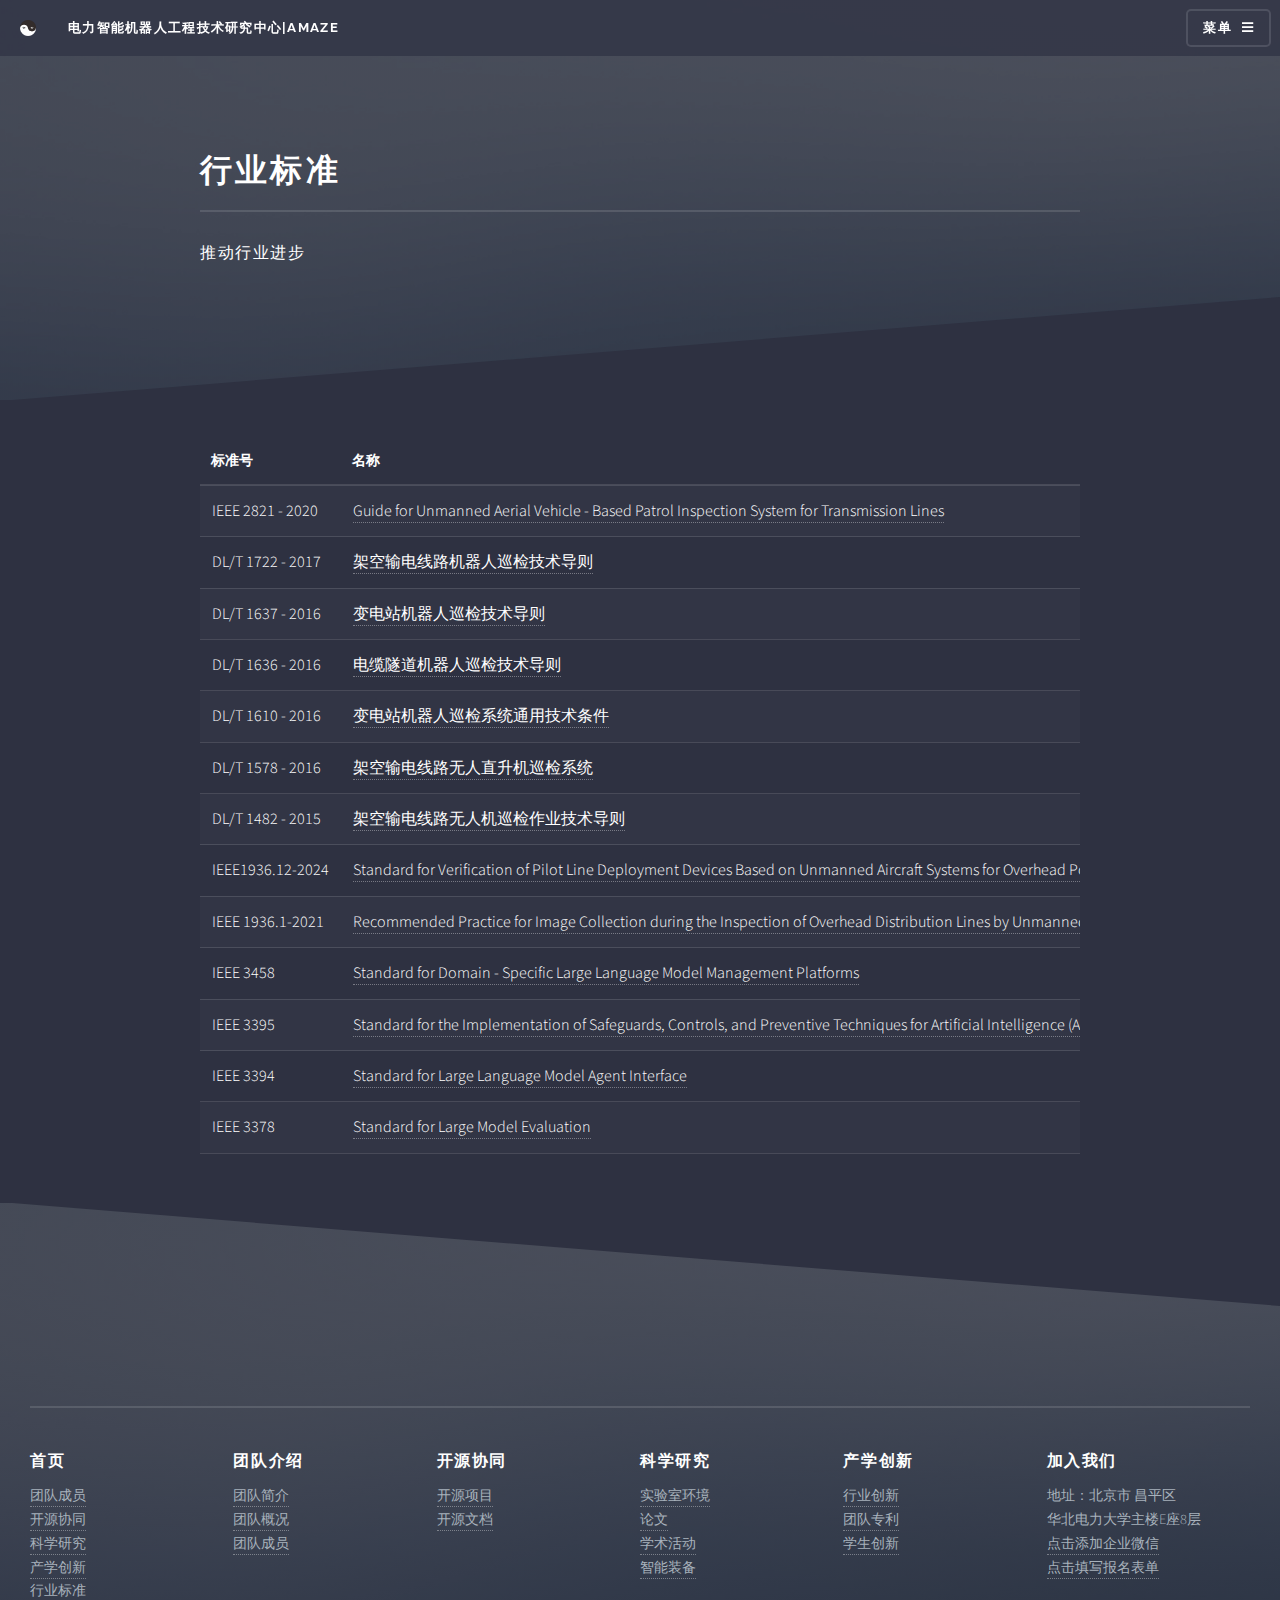
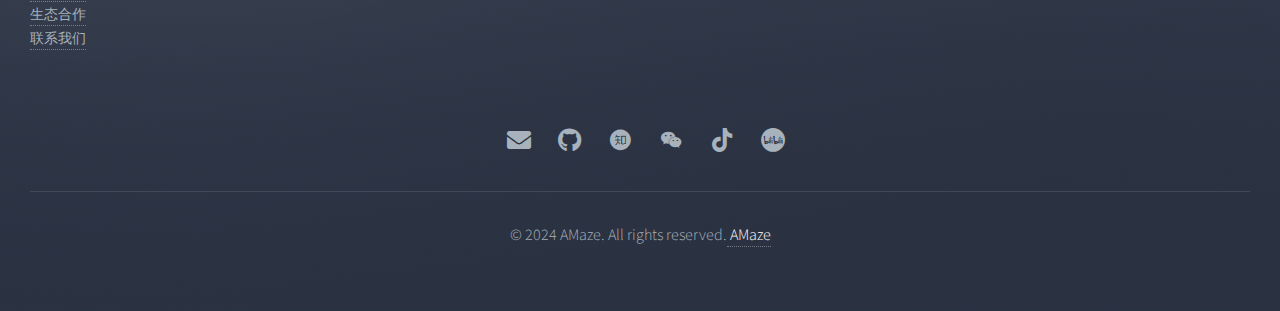
<file: standard.html>
<!DOCTYPE HTML>
<!--
	Solid State by HTML5 UP
	html5up.net | @ajlkn
	Free for personal and commercial use under the CCA 3.0 license (html5up.net/license)
-->
<html>
<head>
    <title>行业标准</title>
    <meta charset="utf-8" />
    <meta name="viewport" content="width=device-width, initial-scale=1, user-scalable=no" />
    <link rel="stylesheet" href="assets/css/main.css" />
    <noscript><link rel="stylesheet" href="assets/css/noscript.css" /></noscript>
    <style>
        html {
            scroll-behavior: smooth;
        }

        /* 可选：为目标元素添加一些过渡效果 */
        [id] {
            scroll-margin-top: 30vh;
            transition: all 0.5s ease-in-out;
        }
        th,
        td {
            white-space: nowrap; /* 统一设置表头和单元格内文本不自动换行 */
        }

        th:nth-child(2)

            /* 整体滚动条 */
        table-wrapper::-webkit-scrollbar {
            width: 8px; /* 滚动条宽度 */
            height: 8px; /* 滚动条高度 */
        }

        /* 滚动条轨道 */
        table-wrapper::-webkit-scrollbar-track {
            background-color: #f1f1f1; /* 轨道背景色 */
            border-radius: 4px; /* 轨道圆角 */
        }

        /* 滚动条滑块 */
        table-wrapper::-webkit-scrollbar-thumb {
            background-color: #888; /* 滑块颜色 */
            border-radius: 4px; /* 滑块圆角 */
            transition: background-color 0.3s ease; /* 颜色过渡效果 */
        }

        /* 鼠标悬停在滑块上时改变颜色 */
        table-wrapper::-webkit-scrollbar-thumb:hover {
            background-color: #555;
        }
    </style>

</head>
<body class="is-preload">

<!-- Page Wrapper -->
<div id="page-wrapper">

    <!-- Header -->
    <header id="header">
        <div style="display: flex;align-items: center">
        <img src="images/logo.png" style="width: 1em;height:1em; margin-right: 2em">
        <h1><a href="index.html">电力智能机器人工程技术研究中心|AMaze</a></h1>
            <nav>
                <a href="#menu">菜单</a>
            </nav>
        </div>
    </header>

    <!-- Menu -->
    <nav id="menu">
        <div class="inner">
            <h2>菜单</h2>
            <ul class="links">
                <li><a href="index.html">首页</a></li>
                <li><a href="introduction.html">团队成员</a></li>
                <li><a href="open_source.html">开源协同</a></li>
                <li><a href="scientific_research.html">科学研究</a></li>
                <li><a href="innovation.html">产学创新</a></li>
                <li><a href="standard.html">行业标准</a></li>
                <li><a href="index.html#four1">生态合作</a></li>
                <li><a href="#footer">联系我们</a></li>
            </ul>
            <a href="#" class="close">Close</a>
        </div>
    </nav>

    <!-- Wrapper -->
    <section id="wrapper">
        <header>
            <div class="inner">
                <h2>行业标准</h2>
                <p>推动行业进步</p>
            </div>
        </header>

        <!-- Content -->
        <div class="wrapper" id="innovation">
            <div class="inner">
                <div class="table-wrapper">
                    <table>
                        <thead>
                        <tr>
                            <th>标准号</th>
                            <th>名称</th>
                            <th>状态</th>
                        </tr>
                        </thead>
                        <tbody>
                        <tr>
                            <td>IEEE 2821 - 2020</td>
                            <td><a target="_blank" href="https://standards.ieee.org/ieee/2821/7642/">Guide for Unmanned Aerial Vehicle - Based Patrol Inspection System for Transmission Lines</a></td>
                            <td>已发布</td>
                        </tr>
                        <tr>
                            <td>DL/T 1722 - 2017</td>
                            <td><a target="_blank" href="http://hbba.sacinfo.org.cn/stdDetail/d068ccdb32746b9ac2553fa2512b1421">架空输电线路机器人巡检技术导则</a></td>
                            <td>已发布</td>
                        </tr>
                        <tr>
                            <td>DL/T 1637 - 2016</td>
                            <td><a target="_blank" href="http://hbba.sacinfo.org.cn/stdDetail/fb85487a043d5240e146666d34ac7f9b">变电站机器人巡检技术导则</a></td>
                            <td>已发布</td>
                        </tr>
                        <tr>
                            <td>DL/T 1636 - 2016</td>
                            <td><a target="_blank" href="http://hbba.sacinfo.org.cn/stdDetail/059f841ff3f1f1bc32340694f8edbf0f">电缆隧道机器人巡检技术导则</a></td>
                            <td>已发布</td>
                        </tr>
                        <tr>
                            <td>DL/T 1610 - 2016</td>
                            <td><a target="_blank" href="http://hbba.sacinfo.org.cn/stdDetail/ea044eb32b8602593389af92fcdc323d">变电站机器人巡检系统通用技术条件 </a></td>
                            <td>已发布</td>
                        </tr>
                        <tr>
                            <td>DL/T 1578 - 2016</td>
                            <td><a target="_blank" href="http://hbba.sacinfo.org.cn/stdDetail/7571d0275b8974616d1712fa50f01417">架空输电线路无人直升机巡检系统</a></td>
                            <td>已发布</td>
                        </tr>
                        <tr>
                            <td>DL/T 1482 - 2015</a></td>
                            <td><a target="_blank" href="http://hbba.sacinfo.org.cn/stdDetail/97fc87b997f93405dea734f0edf6e902"> 架空输电线路无人机巡检作业技术导则</a></td>
                            <td>已发布</td>
                        </tr>
                        <tr>
                            <td>IEEE1936.12-2024</td>
                            <td><a target="_blank" href="https://standards.ieee.org/ieee/1936.1/7455/">Standard for Verification of Pilot Line Deployment Devices Based on Unmanned Aircraft Systems for Overhead Power Line Installations</a></td>
                            <td>在研</td>
                        </tr>
                        <tr>
                            <td>IEEE 1936.1-2021</td>
                            <td><a target="_blank" href="https://standards.ieee.org/search/?q=IEEE%201936.1">Recommended Practice for Image Collection during the Inspection of Overhead Distribution Lines by Unmanned Aircraft Systems</a></td>
                            <td>在研</td>
                        </tr>
                        <tr>
                            <td>IEEE 3458</td>
                            <td><a target="_blank" href="https://standards.ieee.org/search/?q=IEEE%201936.1">Standard for Domain - Specific Large Language Model Management Platforms</a></td>
                            <td>在研</td>
                        </tr>
                        <tr>
                            <td>IEEE 3395</td>
                            <td><a target="_blank" href="https://standards.ieee.org/search/?q=IEEE%201936.1">Standard for the Implementation of Safeguards, Controls, and Preventive Techniques for Artificial Intelligence (AI) Models</a></td>
                            <td>在研</td>
                        </tr>
                        <tr>
                            <td>IEEE 3394</td>
                            <td><a target="_blank" href="https://standards.ieee.org/search/?q=IEEE%201936.1">Standard for Large Language Model Agent Interface</a></td>
                            <td>在研</td>
                        </tr>
                        <tr>
                            <td>IEEE 3378</td>
                            <td><a target="_blank" href="https://standards.ieee.org/search/?q=IEEE%201936.1">Standard for Large Model Evaluation</a></td>
                            <td>在研</td>
                        </tr>
                        </tbody>
                    </table>
                </div>

            <style>
                .inner img {
                    display: inline-block;
                }
            </style>
        </div>
        </div>
    </section>
    <!-- Footer -->
    <style>
        .footer {
            background-color: transparent;
            color: #ffffff;
            padding: 60px 0 30px;
        }

        .container {
            max-width: 1250px;
            margin: 0 auto;
            padding: 0 15px;
        }

        .footer-info {
            display: flex;
            flex-wrap: wrap;
            justify-content: space-between;
            margin-bottom: 40px;
        }

        .footer-info-grid {
            flex: 1;
            min-width: 80px;
            margin-bottom: 30px;
        }

        .footer-info h4 {
            color: #ffffff;
            font-size: 1em;
            margin-bottom: 10px;
            font-weight: 600;
        }

        .footer-info p {
            color: #a8b2bc;
            padding: 0;
            margin: 0;
            font-size: 0.9em;
        }


        .footer-info p a {
            color: #a8b2bc;
            text-decoration: none;
            transition: color 0.3s ease;
        }

        .footer-info p a:hover {
            color: #ffffff;
        }


        .social-icons {
            text-align: center;
            margin: 30px 0;
        }

        .social-icons ul {
            list-style: none;
            padding: 0;
            margin: 0;
            display: flex;
            justify-content: center;
            gap: 15px;
        }

        .social-icons ul li {
            font-size: 24px;
            color: #a8b2bc;
            transition: color 0.3s ease;
            position: relative;

        }

        .social-icons ul li a {
            border-bottom: none;
            position: absolute;
            top: 0;
            left: 0;
            right: 0;
            bottom: 0;
            display: block;
        }

        .social-icons ul li:hover {
            color: #ffffff;
        }

        .copyright {
            text-align: center;
            color: #a8b2bc;
            padding-top: 30px;
            border-top: 1px solid rgba(255, 255, 255, 0.1);
        }

        /* Responsive Design */
        @media (max-width: 768px) {
            .footer-info {
                flex-direction: column;
            }

            .footer-info-grid {
                width: 100%;
            }
        }

        /* 弹窗主体样式 */
        .modal {
            display: none;
            /* 确保弹窗在页面中心显示 */
            position: fixed;
            top: 50%;
            left: 50%;
            transform: translate(-50%, -50%);

            /* 自定义背景颜色和边框等外观 */
            background-color: #4c5c96;
            border-radius: 5px;
            box-shadow: 0 0 10px rgba(0, 0, 0, 0.2);
        }

        /* 弹窗内部对话框样式 */
        .modal-dialog {
            max-width: 500px;
            margin: 1.75rem auto;
        }

        /* 弹窗内容区域样式 */
        .modal-content {
            position: relative;
            display: flex;
            flex-direction: column;
            width: 100%;
            pointer-events: all;
            background-color: transparent;
            background-clip: padding-box;
            border: none;
            border-radius: 5px;
            outline: 0;
        }

        /*!* 弹窗头部样式 *!*/
        /*.modal-header {*/
        /*    display: flex;*/
        /*    align-items: center;*/
        /*    justify-content: space-between;*/
        /*    padding: 1rem 1rem;*/
        /*    border-bottom: 1px solid #dee2e6;*/
        /*}*/

        /*!* 弹窗标题样式 *!*/
        /*.modal-title {*/
        /*    margin-bottom: 0;*/
        /*    line-height: 1.5;*/
        /*    font-size: 1.25rem;*/
        /*    font-weight: 500;*/
        /*}*/

        /*!* 关闭按钮样式 *!*/
        /*.btn-close {*/
        /*    background-image: url('images/close.svg');*/
        /*    background-position: 75% 25%;*/
        /*    background-repeat: no-repeat;*/
        /*    border: none;*/
        /*    content: '';*/
        /*    height: 3em;*/
        /*    overflow: hidden;*/
        /*    position: absolute;*/
        /*    right: 0;*/
        /*    text-align: center;*/
        /*    text-indent: 4em;*/
        /*    width: 4em;*/
        /*}*/

        /*.btn-close:hover {*/
        /*    opacity: 1;*/
        /*}*/

        /* 弹窗主体内容区域样式 */
        .modal-body {
            position: relative;
            flex: 1 1 auto;
            padding: 1rem;
        }

        /* ft3内部div样式 */
        .ft3 > div {
            width: 300px;
            height: 300px;
            display: flex;
            flex-direction: column;
            align-items: center;
            justify-content: center;
            margin-bottom: 1rem;
        }

        .ft3 > div h4 {
            margin-bottom: 0.5rem;
            font-size: 1.5rem;
            font-weight: 500;
        }

        .ft3 > div img {
            width: 200px;
            height: auto;
            border-radius: 5px;
            box-shadow: 0 0 5px rgba(0, 0, 0, 0.2);
        }

        /* 弹窗底部样式 */
        .modal-footer {
            margin: 0 1em 0 1em;
            display: flex;
            justify-content: center;
            padding: 1rem;
            border-top: 1px solid #dee2e6;
            border-bottom-left-radius: 5px;
            border-bottom-right-radius: 5px;
        }

        /* 关闭弹窗按钮样式 */
        .btn-secondary {
            color: #fff;
            background-color: #4c5c96;
            border: 1px solid #dee2e6;
            border-radius: 0.25rem;
            padding: 0.375rem 0.75rem;
            line-height: 1.5em;
            font-size: 1rem;
            cursor: pointer;
            transition: color 0.15s ease - in - out, background - color 0.15s ease - in - out, border - color 0.15s ease - in - out;
        }

        .btn-secondary:hover {
            color: #4c5c96;
            background-color: darkgray;
            border: 1px solid #dee2e6;
        }

        .label{
            display: none;
        }
    </style>

    <style>


    </style>
    <script src="https://cdn.jsdelivr.net/npm/bootstrap@5.3.0/dist/js/bootstrap.min.js"></script>
    <section id="footer">
        <div class="footer">
            <div class="container">
                <hr>
                <div class="footer-info slideanim">
                    <div class="col-md-3 footer-info-grid links">
                        <h4>首页</h4>
                            <p><a href="introduction.html">团队成员</a></p>
                            <p><a href="open_source.html">开源协同</a></p>
                            <p><a href="scientific_research.html">科学研究</a></p>
                            <p><a href="innovation.html">产学创新</a></p>
                            <p><a href="index.html#three1">行业标准</a></p>
                            <p><a href="index.html#four1">生态合作</a></p>
                            <p><a href="#footer">联系我们</a></p>
                    </div>

                    <div class="col-md-3 footer-info-grid links">
                        <h4>团队介绍</h4>
                        <p><a href="introduction.html#intro">团队简介</a></p>
                        <p><a href="introduction.html#gaikuang">团队概况</a></p>
                        <p><a href="introduction.html#workers">团队成员</a></p>
                    </div>

                    <div class="col-md-3 footer-info-grid links">
                        <h4>开源协同</h4>
                        <p><a href="open_source.html#project">开源项目</a></p>
                        <p><a href="open_source.html#wurenji">开源文档</a></p>
                    </div>


                    <div class="col-md-3 footer-info-grid links">
                        <h4>科学研究</h4>
                        <p><a href="scientific_research.html#environment">实验室环境</a></p>
                        <p><a href="scientific_research.html#essay">论文</a></p>
                        <p><a href="scientific_research.html#activity">学术活动</a></p>
                        <p><a href="scientific_research.html#zhineng">智能装备</a></p>
                    </div>

                    <div class="col-md-3 footer-info-grid links">
                        <h4>产学创新</h4>
                        <p><a href="innovation.html#innovation">行业创新</a></p>
                        <p><a href="innovation.html#zhuanli">团队专利</a></p>
                        <p><a href="innovation.html#student">学生创新</a></p>
                    </div>


                    <div class="col-md-3 footer-info-grid address">
                        <h4>加入我们</h4>
                                <p>地址：北京市 昌平区</p>
                                <p>华北电力大学主楼E座8层</p>
                                <p> <a href="#" data-bs-toggle="modal" data-bs-target="#qywx" class="popup-trigger">点击添加企业微信</a></p>
                                <p> <a href="#" data-bs-toggle="modal" data-bs-target="#bmb" class="popup-trigger">点击填写报名表单</a></p>
<!--                            <img src="images/school.png" alt="" style="margin-left: 3em;margin-top: 3em;width: 4em"/>-->
<!--                            <img src="images/logo.png" alt="" style="margin-left: 3em;margin-top: 3em;width: 4em"/>-->
                    </div>
                    <div class="clearfix"></div>
                </div>

                <div class="social-icons">
                    <ul class="social slideanim" id="follow">
                        <li class="icon solid fa-envelope"><a href="mailto:mail@example.com"></a></li>
                        <li class="icon brands fa-github"><a href="https://github.com/amazerobot"><span class="label">Github</span></a></li>
                        <li class="iconfont icon-zhihu"><a href="https://www.zhihu.com/people/amazecool"><span class="label">zhihu</span></a></li>
                        <li class="iconfont icon-weixin"><a href="#" data-bs-toggle="modal" data-bs-target="#gzh" class="popup-trigger"></a></li>
                        <li class="iconfont icon-douyin"><a href="#"></a></li>
                        <li class="iconfont icon-bilibili"><a href="https://space.bilibili.com/163982377"></a></li>
                    </ul>
                </div>
                <div class="copyright">
                    <p>&copy; 2024 AMaze. All rights reserved.<a href="http://w3layouts.com/"> AMaze </a></p>
                </div>

            </div>
        </div>
    </section>
<div >

    <div class="modal fade" id="qywx" tabindex="-1" aria-labelledby="exampleModalLabel" aria-hidden="true">
        <div class="modal-dialog">
            <div class="modal-content">
<!--                <div class="modal-header">-->
<!--                    <h5 class="modal-title" id="exampleModalLabel">企业微信</h5>-->
<!--                    <button type="button" class="btn-close" data-bs-dismiss="modal" aria-label="Close"></button>-->
<!--                </div>-->
                <div class="modal-body">
                    <div class="ft3">
                        <div>
                            <h4>企业微信</h4><img src="images/weixin.png" alt=""/>
                        </div>

                    </div>
                </div>
                <div class="modal-footer">
                    <button type="5" class="btn-secondary" data-bs-dismiss="modal">关闭弹窗</button>
                </div>
            </div>
        </div>
    </div>
</div>

    <div class="modal fade" id="bmb" tabindex="-1" aria-labelledby="exampleModalLabel" aria-hidden="true">
        <div class="modal-dialog">
            <div class="modal-content">
                <!--                <div class="modal-header">-->
                <!--                    <h5 class="modal-title" id="exampleModalLabel">企业微信</h5>-->
                <!--                    <button type="button" class="btn-close" data-bs-dismiss="modal" aria-label="Close"></button>-->
                <!--                </div>-->
                <div class="modal-body">
                    <div class="ft3">
                        <div>
                            <h4>报名表单</h4><img src="images/bmb.jpg" alt=""/>
                        </div>

                    </div>
                </div>
                <div class="modal-footer">
                    <button type="5" class="btn-secondary" data-bs-dismiss="modal">关闭弹窗</button>
                </div>
            </div>
        </div>
    </div>
</div>

<div class="modal fade" id="gzh" tabindex="-1" aria-labelledby="exampleModalLabel" aria-hidden="true">
    <div class="modal-dialog">
        <div class="modal-content">
            <div class="modal-body">
                <div class="ft3">
                    <div>
                        <h4>报名表单</h4><img src="images/gzh.jpg" alt=""/>
                    </div>

                </div>
            </div>
            <div class="modal-footer">
                <button type="5" class="btn-secondary" data-bs-dismiss="modal">关闭弹窗</button>
            </div>
        </div>
    </div>
</div>

    <!-- Scripts -->
    <script src="assets/js/jquery.min.js"></script>
    <script src="assets/js/jquery.scrollex.min.js"></script>
    <script src="assets/js/browser.min.js"></script>
    <script src="assets/js/breakpoints.min.js"></script>
    <script src="assets/js/util.js"></script>
    <script src="assets/js/main.js"></script>
    <script src="assets/js/tiaozhuan.js"></script>
    <script src="https://cdn.jsdelivr.net/npm/bootstrap@5.3.0/dist/js/bootstrap.min.js"></script>
</div>
</body>
</html>
</file>
<file: assets/css/noscript.css>
/*
	Solid State by HTML5 UP
	html5up.net | @ajlkn
	Free for personal and commercial use under the CCA 3.0 license (html5up.net/license)
*/

/* Banner */

	body.is-preload #banner .logo {
		-moz-transform: none;
		-webkit-transform: none;
		-ms-transform: none;
		transform: none;
		opacity: 1;
	}

	body.is-preload #banner h2 {
		opacity: 1;
		-moz-transform: none;
		-webkit-transform: none;
		-ms-transform: none;
		transform: none;
		-moz-filter: none;
		-webkit-filter: none;
		-ms-filter: none;
		filter: none;
	}

	body.is-preload #banner p {
		opacity: 01;
		-moz-transform: none;
		-webkit-transform: none;
		-ms-transform: none;
		transform: none;
		-moz-filter: none;
		-webkit-filter: none;
		-ms-filter: none;
		filter: none;
	}
</file>
<file: assets/css/main.css>
@import url(fontawesome-all.min.css);
@import url(iconfont.css);
@import url("https://fonts.googleapis.com/css?family=Raleway:200,700|Source+Sans+Pro:300,600,300italic,600italic");

/*
	Solid State by HTML5 UP
	html5up.net | @ajlkn
	Free for personal and commercial use under the CCA 3.0 license (html5up.net/license)
*/

html, body, div, span, applet, object,
iframe, h1, h2, h3, h4, h5, h6, p, blockquote,
pre, a, abbr, acronym, address, big, cite,
code, del, dfn, em, img, ins, kbd, q, s, samp,
small, strike, strong, sub, sup, tt, var, col-6b,
u, i, center, dl, dt, dd, ol, ul, li, fieldset,
form, label, legend, table, caption, tbody,
tfoot, thead, tr, th, td, article, aside,
canvas, details, embed, figure, figcaption,
footer, header, hgroup, menu, nav, output, ruby,
section, summary, time, mark, audio, video {
	margin: 0;
	padding: 0;
	border: 0;
	font-size: 100%;
	font: inherit;
	vertical-align: baseline;}

article, aside, details, figcaption, figure,
footer, header, hgroup, menu, nav, section {
	display: block;}

body {
	line-height: 1;
}

ol, ul {
	list-style: none;
}

blockquote, q {
	quotes: none;
}

	blockquote:before, blockquote:after, q:before, q:after {
		content: '';
		content: none;
	}


table {
	border-collapse: collapse;
	border-spacing: 0;
}

body {
	-webkit-text-size-adjust: none;
}

mark {
	background-color: transparent;
	color: inherit;
}

input::-moz-focus-inner {
	border: 0;
	padding: 0;
}

input, select, textarea {
	-moz-appearance: none;
	-webkit-appearance: none;
	-ms-appearance: none;
	appearance: none;
}

/* Basic */

	@-ms-viewport {
		width: device-width;
	}

	body {
		-ms-overflow-style: scrollbar;
	}

	@media screen and (max-width: 480px) {

		html, body {
			min-width: 320px;
		}

	}

	html {
		box-sizing: border-box;
	}

	*, *:before, *:after {
		box-sizing: inherit;
	}

	body {
		background-color: #2e3141;
		background-image: linear-gradient(to top, rgba(46, 49, 65, 0.8), rgba(46, 49, 65, 0.8)), url("../../images/background.jpg");
		background-size: auto,
 cover;
		background-attachment: fixed,
 fixed;
		background-position: center,
 center;
	}

		body.is-preload *, body.is-preload *:before, body.is-preload *:after {
			-moz-animation: none !important;
			-webkit-animation: none !important;
			-ms-animation: none !important;
			animation: none !important;
			-moz-transition: none !important;
			-webkit-transition: none !important;
			-ms-transition: none !important;
			transition: none !important;
		}

/* Type */

	body, input, select, textarea {
		color: #ffffff;
		font-family: "Source Sans Pro", Helvetica, sans-serif;
		font-size: 16.5pt;
		font-weight: 300;
		line-height: 1.65;
	}

		@media screen and (max-width: 1680px) {

			body, input, select, textarea {
				font-size: 13pt;
			}

		}

		@media screen and (max-width: 1280px) {

			body, input, select, textarea {
				font-size: 12pt;
			}

		}

		@media screen and (max-width: 980px) {

			body, input, select, textarea {
				font-size: 12pt;
			}

		}

		@media screen and (max-width: 736px) {

			body, input, select, textarea {
				font-size: 12pt;
			}

		}

		@media screen and (max-width: 480px) {

			body, input, select, textarea {
				font-size: 12pt;
			}

		}

	a {
		-moz-transition: color 0.2s ease-in-out, border-bottom-color 0.2s ease-in-out;
		-webkit-transition: color 0.2s ease-in-out, border-bottom-color 0.2s ease-in-out;
		-ms-transition: color 0.2s ease-in-out, border-bottom-color 0.2s ease-in-out;
		transition: color 0.2s ease-in-out, border-bottom-color 0.2s ease-in-out;
		border-bottom: dotted 1px rgba(255, 255, 255, 0.35);
		color: #ffffff;
		text-decoration: none;
	}

		a:hover {
			border-bottom-color: transparent;
			color: #ffffff !important;
		}

		a.special:not(.button) {
			text-decoration: none;
			border-bottom: 0;
			display: block;
			font-family: Raleway, Helvetica, sans-serif;
			font-size: 0.8em;
			font-weight: 700;
			letter-spacing: 0.1em;
			margin: 0 0 2em 0;
			text-transform: uppercase;
		}

			a.special:not(.button):before {
				-moz-osx-font-smoothing: grayscale;
				-webkit-font-smoothing: antialiased;
				display: inline-block;
				font-style: normal;
				font-variant: normal;
				text-rendering: auto;
				line-height: 1;
				text-transform: none !important;
				font-family: 'Font Awesome 5 Free';
				font-weight: 900;
			}

			a.special:not(.button):before {
				-moz-transition: background-color 0.2s ease-in-out;
				-webkit-transition: background-color 0.2s ease-in-out;
				-ms-transition: background-color 0.2s ease-in-out;
				transition: background-color 0.2s ease-in-out;
				border-radius: 100%;
				border: solid 2px rgba(255, 255, 255, 0.125);
				content: '\f105';
				display: inline-block;
				font-size: 1.25em;
				height: 2em;
				line-height: 1.75em;
				margin-right: 0.85em;
				text-align: center;
				text-indent: 0.15em;
				vertical-align: middle;
				width: 2em;
			}

			a.special:not(.button):hover:before {
				background-color: rgba(255, 255, 255, 0.025);
			}

			a.special:not(.button):active:before {
				background-color: rgba(255, 255, 255, 0.075);
			}

	strong, b {
		color: #ffffff;
		font-weight: 600;
	}

	em, i {
		font-style: italic;
	}

	p {
		margin: 0 0 2em 0;
	}

	h1, h2, h3, h4, h5, h6 {
		color: #ffffff;
		font-family: Raleway, Helvetica, sans-serif;
		font-weight: 700;
		letter-spacing: 0.1em;
		margin: 0 0 1em 0;
		text-transform: uppercase;
	}

		h1 a, h2 a, h3 a, h4 a, h5 a, h6 a {
			color: inherit;
			text-decoration: none;
			border-bottom: 0;
		}

		h1 span, h2 span, h3 span, h4 span, h5 span, h6 span {
			font-weight: 200;
		}

		h1.major, h2.major, h3.major, h4.major, h5.major, h6.major {
			padding-bottom: 1em;
			border-bottom: solid 2px rgba(255, 255, 255, 0.125);
		}

	h2 {
		font-size: 1.2em;
	}

	h3 {
		font-size: 0.9em;
	}

	h4 {
		font-size: 0.7em;
	}

	h5 {
		font-size: 0.7em;
	}

	h6 {
		font-size: 0.7em;
	}

	@media screen and (max-width: 736px) {

		h2 {
			font-size: 1em;
		}

		h3 {
			font-size: 0.8em;
		}

	}

	sub {
		font-size: 0.8em;
		position: relative;
		top: 0.5em;
	}

	sup {
		font-size: 0.8em;
		position: relative;
		top: -0.5em;
	}

	blockquote {
		border-left: solid 4px rgba(255, 255, 255, 0.125);
		font-style: italic;
		margin: 0 0 2em 0;
		padding: 0.5em 0 0.5em 2em;
	}

	code {
		background: rgba(255, 255, 255, 0.025);
		border-radius: 5px;
		border: solid 2px rgba(255, 255, 255, 0.125);
		font-family: "Courier New", monospace;
		font-size: 0.9em;
		margin: 0 0.25em;
		padding: 0.25em 0.65em;
	}

	pre {
		-webkit-overflow-scrolling: touch;
		font-family: "Courier New", monospace;
		font-size: 0.9em;
		margin: 0 0 2em 0;
	}

		pre code {
			display: block;
			line-height: 1.75em;
			padding: 1em 1.5em;
			overflow-x: auto;
		}

	hr {
		border: 0;
		border-bottom: solid 2px rgba(255, 255, 255, 0.125);
		margin: 2.5em 0;
	}

		hr.major {
			margin: 4em 0;
		}

	.align-left {
		text-align: left;
	}

	.align-center {
		text-align: center;
	}

	.align-right {
		text-align: right;
	}

/* Row */

	.row {
		display: flex;
		flex-wrap: wrap;
		box-sizing: border-box;
		align-items: stretch;
	}

		.row > * {
			box-sizing: border-box;
		}

		.row.gtr-uniform > * > :last-child {
			margin-bottom: 0;
		}

		.row.aln-left {
			justify-content: flex-start;
		}

		.row.aln-center {
			justify-content: center;
		}

		.row.aln-right {
			justify-content: flex-end;
		}

		.row.aln-top {
			align-items: flex-start;
		}

		.row.aln-middle {
			align-items: center;
		}

		.row.aln-bottom {
			align-items: flex-end;
		}

		.row > .imp {
			order: -1;
		}

		.row > .col-1 {
			width: 8.33333%;
		}

		.row > .off-1 {
			margin-left: 8.33333%;
		}

		.row > .col-2 {
			width: 16.66667%;
		}

		.row > .off-2 {
			margin-left: 16.66667%;
		}

		.row > .col-3 {
			width: 25%;
		}

		.row > .off-3 {
			margin-left: 25%;
		}

		.row > .col-4 {
			width: 33.33333%;
		}

		.row > .off-4 {
			margin-left: 33.33333%;
		}

		.row > .col-5 {
			width: 41.66667%;
		}

		.row > .off-5 {
			margin-left: 41.66667%;
		}

		.row > .col-6 {
			width: 50%;
		}

		.row > .off-6 {
			margin-left: 50%;
		}

		.row > .col-7 {
			width: 58.33333%;
		}

		.row > .off-7 {
			margin-left: 58.33333%;
		}

		.row > .col-8 {
			width: 66.66667%;
		}

		.row > .off-8 {
			margin-left: 66.66667%;
		}

		.row > .col-9 {
			width: 75%;
		}

		.row > .off-9 {
			margin-left: 75%;
		}

		.row > .col-10 {
			width: 83.33333%;
		}

		.row > .off-10 {
			margin-left: 83.33333%;
		}

		.row > .col-11 {
			width: 91.66667%;
		}

		.row > .off-11 {
			margin-left: 91.66667%;
		}

		.row > .col-12 {
			width: 100%;
		}

		.row > .off-12 {
			margin-left: 100%;
		}

		.row.gtr-0 {
			margin-top: 0;
			margin-left: 0em;
		}

			.row.gtr-0 > * {
				padding: 0 0 0 0em;
			}

			.row.gtr-0.gtr-uniform {
				margin-top: 0em;
			}

				.row.gtr-0.gtr-uniform > * {
					padding-top: 0em;
				}

		.row.gtr-25 {
			margin-top: 0;
			margin-left: -0.4375em;
		}

			.row.gtr-25 > * {
				padding: 0 0 0 0.4375em;
			}

			.row.gtr-25.gtr-uniform {
				margin-top: -0.4375em;
			}

				.row.gtr-25.gtr-uniform > * {
					padding-top: 0.4375em;
				}

		.row.gtr-50 {
			margin-top: 0;
			margin-left: -0.875em;
		}

			.row.gtr-50 > * {
				padding: 0 0 0 0.875em;
			}

			.row.gtr-50.gtr-uniform {
				margin-top: -0.875em;
			}

				.row.gtr-50.gtr-uniform > * {
					padding-top: 0.875em;
				}

		.row {
			margin-top: 0;
			margin-left: -1.75em;
		}

			.row > * {
				padding: 0 0 0 1.75em;
			}

			.row.gtr-uniform {
				margin-top: -1.75em;
			}

				.row.gtr-uniform > * {
					padding-top: 1.75em;
				}

		.row.gtr-150 {
			margin-top: 0;
			margin-left: -2.625em;
		}

			.row.gtr-150 > * {
				padding: 0 0 0 2.625em;
			}

			.row.gtr-150.gtr-uniform {
				margin-top: -2.625em;
			}

				.row.gtr-150.gtr-uniform > * {
					padding-top: 2.625em;
				}

		.row.gtr-200 {
			margin-top: 0;
			margin-left: -3.5em;
		}

			.row.gtr-200 > * {
				padding: 0 0 0 3.5em;
			}

			.row.gtr-200.gtr-uniform {
				margin-top: -3.5em;
			}

				.row.gtr-200.gtr-uniform > * {
					padding-top: 3.5em;
				}

		@media screen and (max-width: 1680px) {

			.row {
				display: flex;
				flex-wrap: wrap;
				box-sizing: border-box;
				align-items: stretch;
			}

				.row > * {
					box-sizing: border-box;
				}

				.row.gtr-uniform > * > :last-child {
					margin-bottom: 0;
				}

				.row.aln-left {
					justify-content: flex-start;
				}

				.row.aln-center {
					justify-content: center;
				}

				.row.aln-right {
					justify-content: flex-end;
				}

				.row.aln-top {
					align-items: flex-start;
				}

				.row.aln-middle {
					align-items: center;
				}

				.row.aln-bottom {
					align-items: flex-end;
				}

				.row > .imp-xlarge {
					order: -1;
				}

				.row > .col-1-xlarge {
					width: 8.33333%;
				}

				.row > .off-1-xlarge {
					margin-left: 8.33333%;
				}

				.row > .col-2-xlarge {
					width: 16.66667%;
				}

				.row > .off-2-xlarge {
					margin-left: 16.66667%;
				}

				.row > .col-3-xlarge {
					width: 25%;
				}

				.row > .off-3-xlarge {
					margin-left: 25%;
				}

				.row > .col-4-xlarge {
					width: 33.33333%;
				}

				.row > .off-4-xlarge {
					margin-left: 33.33333%;
				}

				.row > .col-5-xlarge {
					width: 41.66667%;
				}

				.row > .off-5-xlarge {
					margin-left: 41.66667%;
				}

				.row > .col-6-xlarge {
					width: 50%;
				}

				.row > .off-6-xlarge {
					margin-left: 50%;
				}

				.row > .col-7-xlarge {
					width: 58.33333%;
				}

				.row > .off-7-xlarge {
					margin-left: 58.33333%;
				}

				.row > .col-8-xlarge {
					width: 66.66667%;
				}

				.row > .off-8-xlarge {
					margin-left: 66.66667%;
				}

				.row > .col-9-xlarge {
					width: 75%;
				}

				.row > .off-9-xlarge {
					margin-left: 75%;
				}

				.row > .col-10-xlarge {
					width: 83.33333%;
				}

				.row > .off-10-xlarge {
					margin-left: 83.33333%;
				}

				.row > .col-11-xlarge {
					width: 91.66667%;
				}

				.row > .off-11-xlarge {
					margin-left: 91.66667%;
				}

				.row > .col-12-xlarge {
					width: 100%;
				}

				.row > .off-12-xlarge {
					margin-left: 100%;
				}

				.row.gtr-0 {
					margin-top: 0;
					margin-left: 0em;
				}

					.row.gtr-0 > * {
						padding: 0 0 0 0em;
					}

					.row.gtr-0.gtr-uniform {
						margin-top: 0em;
					}

						.row.gtr-0.gtr-uniform > * {
							padding-top: 0em;
						}

				.row.gtr-25 {
					margin-top: 0;
					margin-left: -0.4375em;
				}

					.row.gtr-25 > * {
						padding: 0 0 0 0.4375em;
					}

					.row.gtr-25.gtr-uniform {
						margin-top: -0.4375em;
					}

						.row.gtr-25.gtr-uniform > * {
							padding-top: 0.4375em;
						}

				.row.gtr-50 {
					margin-top: 0;
					margin-left: -0.875em;
				}

					.row.gtr-50 > * {
						padding: 0 0 0 0.875em;
					}

					.row.gtr-50.gtr-uniform {
						margin-top: -0.875em;
					}

						.row.gtr-50.gtr-uniform > * {
							padding-top: 0.875em;
						}

				.row {
					margin-top: 0;
					margin-left: -1.75em;
				}

					.row > * {
						padding: 0 0 0 1.75em;
					}

					.row.gtr-uniform {
						margin-top: -1.75em;
					}

						.row.gtr-uniform > * {
							padding-top: 1.75em;
						}

				.row.gtr-150 {
					margin-top: 0;
					margin-left: -2.625em;
				}

					.row.gtr-150 > * {
						padding: 0 0 0 2.625em;
					}

					.row.gtr-150.gtr-uniform {
						margin-top: -2.625em;
					}

						.row.gtr-150.gtr-uniform > * {
							padding-top: 2.625em;
						}

				.row.gtr-200 {
					margin-top: 0;
					margin-left: -3.5em;
				}

					.row.gtr-200 > * {
						padding: 0 0 0 3.5em;
					}

					.row.gtr-200.gtr-uniform {
						margin-top: -3.5em;
					}

						.row.gtr-200.gtr-uniform > * {
							padding-top: 3.5em;
						}

		}

		@media screen and (max-width: 1280px) {

			.row {
				display: flex;
				flex-wrap: wrap;
				box-sizing: border-box;
				align-items: stretch;
			}

				.row > * {
					box-sizing: border-box;
				}

				.row.gtr-uniform > * > :last-child {
					margin-bottom: 0;
				}

				.row.aln-left {
					justify-content: flex-start;
				}

				.row.aln-center {
					justify-content: center;
				}

				.row.aln-right {
					justify-content: flex-end;
				}

				.row.aln-top {
					align-items: flex-start;
				}

				.row.aln-middle {
					align-items: center;
				}

				.row.aln-bottom {
					align-items: flex-end;
				}

				.row > .imp-large {
					order: -1;
				}

				.row > .col-1-large {
					width: 8.33333%;
				}

				.row > .off-1-large {
					margin-left: 8.33333%;
				}

				.row > .col-2-large {
					width: 16.66667%;
				}

				.row > .off-2-large {
					margin-left: 16.66667%;
				}

				.row > .col-3-large {
					width: 25%;
				}

				.row > .off-3-large {
					margin-left: 25%;
				}

				.row > .col-4-large {
					width: 33.33333%;
				}

				.row > .off-4-large {
					margin-left: 33.33333%;
				}

				.row > .col-5-large {
					width: 41.66667%;
				}

				.row > .off-5-large {
					margin-left: 41.66667%;
				}

				.row > .col-6-large {
					width: 50%;
				}

				.row > .off-6-large {
					margin-left: 50%;
				}

				.row > .col-7-large {
					width: 58.33333%;
				}

				.row > .off-7-large {
					margin-left: 58.33333%;
				}

				.row > .col-8-large {
					width: 66.66667%;
				}

				.row > .off-8-large {
					margin-left: 66.66667%;
				}

				.row > .col-9-large {
					width: 75%;
				}

				.row > .off-9-large {
					margin-left: 75%;
				}

				.row > .col-10-large {
					width: 83.33333%;
				}

				.row > .off-10-large {
					margin-left: 83.33333%;
				}

				.row > .col-11-large {
					width: 91.66667%;
				}

				.row > .off-11-large {
					margin-left: 91.66667%;
				}

				.row > .col-12-large {
					width: 100%;
				}

				.row > .off-12-large {
					margin-left: 100%;
				}

				.row.gtr-0 {
					margin-top: 0;
					margin-left: 0em;
				}

					.row.gtr-0 > * {
						padding: 0 0 0 0em;
					}

					.row.gtr-0.gtr-uniform {
						margin-top: 0em;
					}

						.row.gtr-0.gtr-uniform > * {
							padding-top: 0em;
						}

				.row.gtr-25 {
					margin-top: 0;
					margin-left: -0.4375em;
				}

					.row.gtr-25 > * {
						padding: 0 0 0 0.4375em;
					}

					.row.gtr-25.gtr-uniform {
						margin-top: -0.4375em;
					}

						.row.gtr-25.gtr-uniform > * {
							padding-top: 0.4375em;
						}

				.row.gtr-50 {
					margin-top: 0;
					margin-left: -0.875em;
				}

					.row.gtr-50 > * {
						padding: 0 0 0 0.875em;
					}

					.row.gtr-50.gtr-uniform {
						margin-top: -0.875em;
					}

						.row.gtr-50.gtr-uniform > * {
							padding-top: 0.875em;
						}

				.row {
					margin-top: 0;
					margin-left: -1.75em;
				}

					.row > * {
						padding: 0 0 0 1.75em;
					}

					.row.gtr-uniform {
						margin-top: -1.75em;
					}

						.row.gtr-uniform > * {
							padding-top: 1.75em;
						}

				.row.gtr-150 {
					margin-top: 0;
					margin-left: -2.625em;
				}

					.row.gtr-150 > * {
						padding: 0 0 0 2.625em;
					}

					.row.gtr-150.gtr-uniform {
						margin-top: -2.625em;
					}

						.row.gtr-150.gtr-uniform > * {
							padding-top: 2.625em;
						}

				.row.gtr-200 {
					margin-top: 0;
					margin-left: -3.5em;
				}

					.row.gtr-200 > * {
						padding: 0 0 0 3.5em;
					}

					.row.gtr-200.gtr-uniform {
						margin-top: -3.5em;
					}

						.row.gtr-200.gtr-uniform > * {
							padding-top: 3.5em;
						}

		}

		@media screen and (max-width: 980px) {

			.row {
				display: flex;
				flex-wrap: wrap;
				box-sizing: border-box;
				align-items: stretch;
			}

				.row > * {
					box-sizing: border-box;
				}

				.row.gtr-uniform > * > :last-child {
					margin-bottom: 0;
				}

				.row.aln-left {
					justify-content: flex-start;
				}

				.row.aln-center {
					justify-content: center;
				}

				.row.aln-right {
					justify-content: flex-end;
				}

				.row.aln-top {
					align-items: flex-start;
				}

				.row.aln-middle {
					align-items: center;
				}

				.row.aln-bottom {
					align-items: flex-end;
				}

				.row > .imp-medium {
					order: -1;
				}

				.row > .col-1-medium {
					width: 8.33333%;
				}

				.row > .off-1-medium {
					margin-left: 8.33333%;
				}

				.row > .col-2-medium {
					width: 16.66667%;
				}

				.row > .off-2-medium {
					margin-left: 16.66667%;
				}

				.row > .col-3-medium {
					width: 25%;
				}

				.row > .off-3-medium {
					margin-left: 25%;
				}

				.row > .col-4-medium {
					width: 33.33333%;
				}

				.row > .off-4-medium {
					margin-left: 33.33333%;
				}

				.row > .col-5-medium {
					width: 41.66667%;
				}

				.row > .off-5-medium {
					margin-left: 41.66667%;
				}

				.row > .col-6-medium {
					width: 50%;
				}

				.row > .off-6-medium {
					margin-left: 50%;
				}

				.row > .col-7-medium {
					width: 58.33333%;
				}

				.row > .off-7-medium {
					margin-left: 58.33333%;
				}

				.row > .col-8-medium {
					width: 66.66667%;
				}

				.row > .off-8-medium {
					margin-left: 66.66667%;
				}

				.row > .col-9-medium {
					width: 75%;
				}

				.row > .off-9-medium {
					margin-left: 75%;
				}

				.row > .col-10-medium {
					width: 83.33333%;
				}

				.row > .off-10-medium {
					margin-left: 83.33333%;
				}

				.row > .col-11-medium {
					width: 91.66667%;
				}

				.row > .off-11-medium {
					margin-left: 91.66667%;
				}

				.row > .col-12-medium {
					width: 100%;
				}

				.row > .off-12-medium {
					margin-left: 100%;
				}

				.row.gtr-0 {
					margin-top: 0;
					margin-left: 0em;
				}

					.row.gtr-0 > * {
						padding: 0 0 0 0em;
					}

					.row.gtr-0.gtr-uniform {
						margin-top: 0em;
					}

						.row.gtr-0.gtr-uniform > * {
							padding-top: 0em;
						}

				.row.gtr-25 {
					margin-top: 0;
					margin-left: -0.4375em;
				}

					.row.gtr-25 > * {
						padding: 0 0 0 0.4375em;
					}

					.row.gtr-25.gtr-uniform {
						margin-top: -0.4375em;
					}

						.row.gtr-25.gtr-uniform > * {
							padding-top: 0.4375em;
						}

				.row.gtr-50 {
					margin-top: 0;
					margin-left: -0.875em;
				}

					.row.gtr-50 > * {
						padding: 0 0 0 0.875em;
					}

					.row.gtr-50.gtr-uniform {
						margin-top: -0.875em;
					}

						.row.gtr-50.gtr-uniform > * {
							padding-top: 0.875em;
						}

				.row {
					margin-top: 0;
					margin-left: -1.75em;
				}

					.row > * {
						padding: 0 0 0 1.75em;
					}

					.row.gtr-uniform {
						margin-top: -1.75em;
					}

						.row.gtr-uniform > * {
							padding-top: 1.75em;
						}

				.row.gtr-150 {
					margin-top: 0;
					margin-left: -2.625em;
				}

					.row.gtr-150 > * {
						padding: 0 0 0 2.625em;
					}

					.row.gtr-150.gtr-uniform {
						margin-top: -2.625em;
					}

						.row.gtr-150.gtr-uniform > * {
							padding-top: 2.625em;
						}

				.row.gtr-200 {
					margin-top: 0;
					margin-left: -3.5em;
				}

					.row.gtr-200 > * {
						padding: 0 0 0 3.5em;
					}

					.row.gtr-200.gtr-uniform {
						margin-top: -3.5em;
					}

						.row.gtr-200.gtr-uniform > * {
							padding-top: 3.5em;
						}

		}

		@media screen and (max-width: 736px) {

			.row {
				display: flex;
				flex-wrap: wrap;
				box-sizing: border-box;
				align-items: stretch;
			}

				.row > * {
					box-sizing: border-box;
				}

				.row.gtr-uniform > * > :last-child {
					margin-bottom: 0;
				}

				.row.aln-left {
					justify-content: flex-start;
				}

				.row.aln-center {
					justify-content: center;
				}

				.row.aln-right {
					justify-content: flex-end;
				}

				.row.aln-top {
					align-items: flex-start;
				}

				.row.aln-middle {
					align-items: center;
				}

				.row.aln-bottom {
					align-items: flex-end;
				}

				.row > .imp-small {
					order: -1;
				}

				.row > .col-1-small {
					width: 8.33333%;
				}

				.row > .off-1-small {
					margin-left: 8.33333%;
				}

				.row > .col-2-small {
					width: 16.66667%;
				}

				.row > .off-2-small {
					margin-left: 16.66667%;
				}

				.row > .col-3-small {
					width: 25%;
				}

				.row > .off-3-small {
					margin-left: 25%;
				}

				.row > .col-4-small {
					width: 33.33333%;
				}

				.row > .off-4-small {
					margin-left: 33.33333%;
				}

				.row > .col-5-small {
					width: 41.66667%;
				}

				.row > .off-5-small {
					margin-left: 41.66667%;
				}

				.row > .col-6-small {
					width: 50%;
				}

				.row > .off-6-small {
					margin-left: 50%;
				}

				.row > .col-7-small {
					width: 58.33333%;
				}

				.row > .off-7-small {
					margin-left: 58.33333%;
				}

				.row > .col-8-small {
					width: 66.66667%;
				}

				.row > .off-8-small {
					margin-left: 66.66667%;
				}

				.row > .col-9-small {
					width: 75%;
				}

				.row > .off-9-small {
					margin-left: 75%;
				}

				.row > .col-10-small {
					width: 83.33333%;
				}

				.row > .off-10-small {
					margin-left: 83.33333%;
				}

				.row > .col-11-small {
					width: 91.66667%;
				}

				.row > .off-11-small {
					margin-left: 91.66667%;
				}

				.row > .col-12-small {
					width: 100%;
				}

				.row > .off-12-small {
					margin-left: 100%;
				}

				.row.gtr-0 {
					margin-top: 0;
					margin-left: 0em;
				}

					.row.gtr-0 > * {
						padding: 0 0 0 0em;
					}

					.row.gtr-0.gtr-uniform {
						margin-top: 0em;
					}

						.row.gtr-0.gtr-uniform > * {
							padding-top: 0em;
						}

				.row.gtr-25 {
					margin-top: 0;
					margin-left: -0.3125em;
				}

					.row.gtr-25 > * {
						padding: 0 0 0 0.3125em;
					}

					.row.gtr-25.gtr-uniform {
						margin-top: -0.3125em;
					}

						.row.gtr-25.gtr-uniform > * {
							padding-top: 0.3125em;
						}

				.row.gtr-50 {
					margin-top: 0;
					margin-left: -0.625em;
				}

					.row.gtr-50 > * {
						padding: 0 0 0 0.625em;
					}

					.row.gtr-50.gtr-uniform {
						margin-top: -0.625em;
					}

						.row.gtr-50.gtr-uniform > * {
							padding-top: 0.625em;
						}

				.row {
					margin-top: 0;
					margin-left: -1.25em;
				}

					.row > * {
						padding: 0 0 0 1.25em;
					}

					.row.gtr-uniform {
						margin-top: -1.25em;
					}

						.row.gtr-uniform > * {
							padding-top: 1.25em;
						}

				.row.gtr-150 {
					margin-top: 0;
					margin-left: -1.875em;
				}

					.row.gtr-150 > * {
						padding: 0 0 0 1.875em;
					}

					.row.gtr-150.gtr-uniform {
						margin-top: -1.875em;
					}

						.row.gtr-150.gtr-uniform > * {
							padding-top: 1.875em;
						}

				.row.gtr-200 {
					margin-top: 0;
					margin-left: -2.5em;
				}

					.row.gtr-200 > * {
						padding: 0 0 0 2.5em;
					}

					.row.gtr-200.gtr-uniform {
						margin-top: -2.5em;
					}

						.row.gtr-200.gtr-uniform > * {
							padding-top: 2.5em;
						}

		}

		@media screen and (max-width: 480px) {

			.row {
				display: flex;
				flex-wrap: wrap;
				box-sizing: border-box;
				align-items: stretch;
			}

				.row > * {
					box-sizing: border-box;
				}

				.row.gtr-uniform > * > :last-child {
					margin-bottom: 0;
				}

				.row.aln-left {
					justify-content: flex-start;
				}

				.row.aln-center {
					justify-content: center;
				}

				.row.aln-right {
					justify-content: flex-end;
				}

				.row.aln-top {
					align-items: flex-start;
				}

				.row.aln-middle {
					align-items: center;
				}

				.row.aln-bottom {
					align-items: flex-end;
				}

				.row > .imp-xsmall {
					order: -1;
				}

				.row > .col-1-xsmall {
					width: 8.33333%;
				}

				.row > .off-1-xsmall {
					margin-left: 8.33333%;
				}

				.row > .col-2-xsmall {
					width: 16.66667%;
				}

				.row > .off-2-xsmall {
					margin-left: 16.66667%;
				}

				.row > .col-3-xsmall {
					width: 25%;
				}

				.row > .off-3-xsmall {
					margin-left: 25%;
				}

				.row > .col-4-xsmall {
					width: 33.33333%;
				}

				.row > .off-4-xsmall {
					margin-left: 33.33333%;
				}

				.row > .col-5-xsmall {
					width: 41.66667%;
				}

				.row > .off-5-xsmall {
					margin-left: 41.66667%;
				}

				.row > .col-6-xsmall {
					width: 50%;
				}

				.row > .off-6-xsmall {
					margin-left: 50%;
				}

				.row > .col-7-xsmall {
					width: 58.33333%;
				}

				.row > .off-7-xsmall {
					margin-left: 58.33333%;
				}

				.row > .col-8-xsmall {
					width: 66.66667%;
				}

				.row > .off-8-xsmall {
					margin-left: 66.66667%;
				}

				.row > .col-9-xsmall {
					width: 75%;
				}

				.row > .off-9-xsmall {
					margin-left: 75%;
				}

				.row > .col-10-xsmall {
					width: 83.33333%;
				}

				.row > .off-10-xsmall {
					margin-left: 83.33333%;
				}

				.row > .col-11-xsmall {
					width: 91.66667%;
				}

				.row > .off-11-xsmall {
					margin-left: 91.66667%;
				}

				.row > .col-12-xsmall {
					width: 100%;
				}

				.row > .off-12-xsmall {
					margin-left: 100%;
				}

				.row.gtr-0 {
					margin-top: 0;
					margin-left: 0em;
				}

					.row.gtr-0 > * {
						padding: 0 0 0 0em;
					}

					.row.gtr-0.gtr-uniform {
						margin-top: 0em;
					}

						.row.gtr-0.gtr-uniform > * {
							padding-top: 0em;
						}

				.row.gtr-25 {
					margin-top: 0;
					margin-left: -0.3125em;
				}

					.row.gtr-25 > * {
						padding: 0 0 0 0.3125em;
					}

					.row.gtr-25.gtr-uniform {
						margin-top: -0.3125em;
					}

						.row.gtr-25.gtr-uniform > * {
							padding-top: 0.3125em;
						}

				.row.gtr-50 {
					margin-top: 0;
					margin-left: -0.625em;
				}

					.row.gtr-50 > * {
						padding: 0 0 0 0.625em;
					}

					.row.gtr-50.gtr-uniform {
						margin-top: -0.625em;
					}

						.row.gtr-50.gtr-uniform > * {
							padding-top: 0.625em;
						}

				.row {
					margin-top: 0;
					margin-left: -1.25em;
				}

					.row > * {
						padding: 0 0 0 1.25em;
					}

					.row.gtr-uniform {
						margin-top: -1.25em;
					}

						.row.gtr-uniform > * {
							padding-top: 1.25em;
						}

				.row.gtr-150 {
					margin-top: 0;
					margin-left: -1.875em;
				}

					.row.gtr-150 > * {
						padding: 0 0 0 1.875em;
					}

					.row.gtr-150.gtr-uniform {
						margin-top: -1.875em;
					}

						.row.gtr-150.gtr-uniform > * {
							padding-top: 1.875em;
						}

				.row.gtr-200 {
					margin-top: 0;
					margin-left: -2.5em;
				}

					.row.gtr-200 > * {
						padding: 0 0 0 2.5em;
					}

					.row.gtr-200.gtr-uniform {
						margin-top: -2.5em;
					}

						.row.gtr-200.gtr-uniform > * {
							padding-top: 2.5em;
						}

		}

		@media screen and (max-width: 360px) {

			.row {
				display: flex;
				flex-wrap: wrap;
				box-sizing: border-box;
				align-items: stretch;
			}

				.row > * {
					box-sizing: border-box;
				}

				.row.gtr-uniform > * > :last-child {
					margin-bottom: 0;
				}

				.row.aln-left {
					justify-content: flex-start;
				}

				.row.aln-center {
					justify-content: center;
				}

				.row.aln-right {
					justify-content: flex-end;
				}

				.row.aln-top {
					align-items: flex-start;
				}

				.row.aln-middle {
					align-items: center;
				}

				.row.aln-bottom {
					align-items: flex-end;
				}

				.row > .imp-xxsmall {
					order: -1;
				}

				.row > .col-1-xxsmall {
					width: 8.33333%;
				}

				.row > .off-1-xxsmall {
					margin-left: 8.33333%;
				}

				.row > .col-2-xxsmall {
					width: 16.66667%;
				}

				.row > .off-2-xxsmall {
					margin-left: 16.66667%;
				}

				.row > .col-3-xxsmall {
					width: 25%;
				}

				.row > .off-3-xxsmall {
					margin-left: 25%;
				}

				.row > .col-4-xxsmall {
					width: 33.33333%;
				}

				.row > .off-4-xxsmall {
					margin-left: 33.33333%;
				}

				.row > .col-5-xxsmall {
					width: 41.66667%;
				}

				.row > .off-5-xxsmall {
					margin-left: 41.66667%;
				}

				.row > .col-6-xxsmall {
					width: 50%;
				}

				.row > .off-6-xxsmall {
					margin-left: 50%;
				}

				.row > .col-7-xxsmall {
					width: 58.33333%;
				}

				.row > .off-7-xxsmall {
					margin-left: 58.33333%;
				}

				.row > .col-8-xxsmall {
					width: 66.66667%;
				}

				.row > .off-8-xxsmall {
					margin-left: 66.66667%;
				}

				.row > .col-9-xxsmall {
					width: 75%;
				}

				.row > .off-9-xxsmall {
					margin-left: 75%;
				}

				.row > .col-10-xxsmall {
					width: 83.33333%;
				}

				.row > .off-10-xxsmall {
					margin-left: 83.33333%;
				}

				.row > .col-11-xxsmall {
					width: 91.66667%;
				}

				.row > .off-11-xxsmall {
					margin-left: 91.66667%;
				}

				.row > .col-12-xxsmall {
					width: 100%;
				}

				.row > .off-12-xxsmall {
					margin-left: 100%;
				}

				.row.gtr-0 {
					margin-top: 0;
					margin-left: 0em;
				}

					.row.gtr-0 > * {
						padding: 0 0 0 0em;
					}

					.row.gtr-0.gtr-uniform {
						margin-top: 0em;
					}

						.row.gtr-0.gtr-uniform > * {
							padding-top: 0em;
						}

				.row.gtr-25 {
					margin-top: 0;
					margin-left: -0.3125em;
				}

					.row.gtr-25 > * {
						padding: 0 0 0 0.3125em;
					}

					.row.gtr-25.gtr-uniform {
						margin-top: -0.3125em;
					}

						.row.gtr-25.gtr-uniform > * {
							padding-top: 0.3125em;
						}

				.row.gtr-50 {
					margin-top: 0;
					margin-left: -0.625em;
				}

					.row.gtr-50 > * {
						padding: 0 0 0 0.625em;
					}

					.row.gtr-50.gtr-uniform {
						margin-top: -0.625em;
					}

						.row.gtr-50.gtr-uniform > * {
							padding-top: 0.625em;
						}

				.row {
					margin-top: 0;
					margin-left: -1.25em;
				}

					.row > * {
						padding: 0 0 0 1.25em;
					}

					.row.gtr-uniform {
						margin-top: -1.25em;
					}

						.row.gtr-uniform > * {
							padding-top: 1.25em;
						}

				.row.gtr-150 {
					margin-top: 0;
					margin-left: -1.875em;
				}

					.row.gtr-150 > * {
						padding: 0 0 0 1.875em;
					}

					.row.gtr-150.gtr-uniform {
						margin-top: -1.875em;
					}

						.row.gtr-150.gtr-uniform > * {
							padding-top: 1.875em;
						}

				.row.gtr-200 {
					margin-top: 0;
					margin-left: -2.5em;
				}

					.row.gtr-200 > * {
						padding: 0 0 0 2.5em;
					}

					.row.gtr-200.gtr-uniform {
						margin-top: -2.5em;
					}

						.row.gtr-200.gtr-uniform > * {
							padding-top: 2.5em;
						}

		}

/* Section/Article */

	section.special, article.special {
		text-align: center;
	}

/* Form */

	form {
		margin: 0 0 2em 0;
	}

		form > :last-child {
			margin-bottom: 0;
		}

		form > .fields {
			display: -moz-flex;
			display: -webkit-flex;
			display: -ms-flex;
			display: flex;
			-moz-flex-wrap: wrap;
			-webkit-flex-wrap: wrap;
			-ms-flex-wrap: wrap;
			flex-wrap: wrap;
			width: calc(100% + 3em);
			margin: -1.5em 0 2em -1.5em;
		}

			form > .fields > .field {
				-moz-flex-grow: 0;
				-webkit-flex-grow: 0;
				-ms-flex-grow: 0;
				flex-grow: 0;
				-moz-flex-shrink: 0;
				-webkit-flex-shrink: 0;
				-ms-flex-shrink: 0;
				flex-shrink: 0;
				padding: 1.5em 0 0 1.5em;
				width: calc(100% - 1.5em);
			}

				form > .fields > .field.half {
					width: calc(50% - 0.75em);
				}

				form > .fields > .field.third {
					width: calc(100%/3 - 0.5em);
				}

				form > .fields > .field.quarter {
					width: calc(25% - 0.375em);
				}

		@media screen and (max-width: 480px) {

			form > .fields {
				width: calc(100% + 3em);
				margin: -1.5em 0 2em -1.5em;
			}

				form > .fields > .field {
					padding: 1.5em 0 0 1.5em;
					width: calc(100% - 1.5em);
				}

					form > .fields > .field.half {
						width: calc(100% - 1.5em);
					}

					form > .fields > .field.third {
						width: calc(100% - 1.5em);
					}

					form > .fields > .field.quarter {
						width: calc(100% - 1.5em);
					}

		}

	label {
		color: #ffffff;
		display: block;
		font-family: Raleway, Helvetica, sans-serif;
		font-size: 0.8em;
		font-weight: 700;
		letter-spacing: 0.1em;
		margin: 0 0 0.7em 0;
		text-transform: uppercase;
	}

	input[type="text"],
	input[type="password"],
	input[type="email"],
	input[type="tel"],
	select,
	textarea {
		-moz-appearance: none;
		-webkit-appearance: none;
		-ms-appearance: none;
		appearance: none;
		background: rgba(255, 255, 255, 0.025);
		border-radius: 5px;
		border: none;
		border: solid 2px rgba(255, 255, 255, 0.125);
		color: inherit;
		display: block;
		outline: 0;
		padding: 0 1em;
		text-decoration: none;
		width: 100%;
	}

		input[type="text"]:invalid,
		input[type="password"]:invalid,
		input[type="email"]:invalid,
		input[type="tel"]:invalid,
		select:invalid,
		textarea:invalid {
			box-shadow: none;
		}

		input[type="text"]:focus,
		input[type="password"]:focus,
		input[type="email"]:focus,
		input[type="tel"]:focus,
		select:focus,
		textarea:focus {
			border-color: #5b6ba6;
		}

	select {
		background-image: url("data:image/svg+xml;charset=utf8,%3Csvg xmlns='http://www.w3.org/2000/svg' width='40' height='40' preserveAspectRatio='none' viewBox='0 0 40 40'%3E%3Cpath d='M9.4,12.3l10.4,10.4l10.4-10.4c0.2-0.2,0.5-0.4,0.9-0.4c0.3,0,0.6,0.1,0.9,0.4l3.3,3.3c0.2,0.2,0.4,0.5,0.4,0.9 c0,0.4-0.1,0.6-0.4,0.9L20.7,31.9c-0.2,0.2-0.5,0.4-0.9,0.4c-0.3,0-0.6-0.1-0.9-0.4L4.3,17.3c-0.2-0.2-0.4-0.5-0.4-0.9 c0-0.4,0.1-0.6,0.4-0.9l3.3-3.3c0.2-0.2,0.5-0.4,0.9-0.4S9.1,12.1,9.4,12.3z' fill='rgba(255, 255, 255, 0.125)' /%3E%3C/svg%3E");
		background-size: 1.25rem;
		background-repeat: no-repeat;
		background-position: calc(100% - 1rem) center;
		height: 2.75em;
		padding-right: 2.75em;
		text-overflow: ellipsis;
	}

		select option {
			color: #ffffff;
			background: #2e3141;
		}

		select:focus::-ms-value {
			background-color: transparent;
		}

		select::-ms-expand {
			display: none;
		}

	input[type="text"],
	input[type="password"],
	input[type="email"],
	select {
		height: 2.75em;
	}

	textarea {
		padding: 0.75em 1em;
	}

	input[type="checkbox"],
	input[type="radio"] {
		-moz-appearance: none;
		-webkit-appearance: none;
		-ms-appearance: none;
		appearance: none;
		display: block;
		float: left;
		margin-right: -2em;
		opacity: 0;
		width: 1em;
		z-index: -1;
	}

		input[type="checkbox"] + label,
		input[type="radio"] + label {
			text-decoration: none;
			color: #ffffff;
			cursor: pointer;
			display: inline-block;
			font-size: 1em;
			font-family: "Source Sans Pro", Helvetica, sans-serif;
			text-transform: none;
			letter-spacing: 0;
			font-weight: 300;
			padding-left: 2.4em;
			padding-right: 0.75em;
			position: relative;
		}

			input[type="checkbox"] + label:before,
			input[type="radio"] + label:before {
				-moz-osx-font-smoothing: grayscale;
				-webkit-font-smoothing: antialiased;
				display: inline-block;
				font-style: normal;
				font-variant: normal;
				text-rendering: auto;
				line-height: 1;
				text-transform: none !important;
				font-family: 'Font Awesome 5 Free';
				font-weight: 900;
			}

			input[type="checkbox"] + label:before,
			input[type="radio"] + label:before {
				background: rgba(255, 255, 255, 0.025);
				border-radius: 5px;
				border: solid 2px rgba(255, 255, 255, 0.125);
				content: '';
				display: inline-block;
				font-size: 0.8em;
				height: 2.0625em;
				left: 0;
				line-height: 2.0625em;
				position: absolute;
				text-align: center;
				top: 0;
				width: 2.0625em;
			}

		input[type="checkbox"]:checked + label:before,
		input[type="radio"]:checked + label:before {
			background: #ffffff;
			border-color: #ffffff;
			content: '\f00c';
			color: #2e3141;
		}

		input[type="checkbox"]:focus + label:before,
		input[type="radio"]:focus + label:before {
			border-color: #4c5c96;
		}

	input[type="checkbox"] + label:before {
		border-radius: 5px;
	}

	input[type="radio"] + label:before {
		border-radius: 100%;
	}

	::-webkit-input-placeholder {
		color: rgba(255, 255, 255, 0.35) !important;
		opacity: 1.0;
	}

	:-moz-placeholder {
		color: rgba(255, 255, 255, 0.35) !important;
		opacity: 1.0;
	}

	::-moz-placeholder {
		color: rgba(255, 255, 255, 0.35) !important;
		opacity: 1.0;
	}

	:-ms-input-placeholder {
		color: rgba(255, 255, 255, 0.35) !important;
		opacity: 1.0;
	}

/* Box */

	.box {
		border-radius: 5px;
		border: solid 2px rgba(255, 255, 255, 0.125);
		margin-bottom: 2em;
		padding: 1.5em;
	}

		.box > :last-child,
		.box > :last-child > :last-child,
		.box > :last-child > :last-child > :last-child {
			margin-bottom: 0;
		}

		.box.alt {
			border: 0;
			border-radius: 0;
			padding: 0;
		}

/* Icon */

	.icon {
		text-decoration: none;
		border-bottom: none;
		position: relative;
	}

		.icon:before {
			-moz-osx-font-smoothing: grayscale;
			-webkit-font-smoothing: antialiased;
			display: inline-block;
			font-style: normal;
			font-variant: normal;
			text-rendering: auto;
			line-height: 1;
			text-transform: none !important;
			font-family: 'Font Awesome 5 Free';
			font-weight: 400;
		}

		.icon > .label {
			display: none;
		}

		.icon:before {
			line-height: inherit;
		}

		.icon.solid:before {
			font-weight: 900;
		}

		.icon.brands:before {
			font-family: 'Font Awesome 5 Brands';
		}

/* Image */

	.image {
		border-radius: 5px;
		border: 0;
		display: inline-block;
		position: relative;
	}

		.image img {
			border-radius: 5px;
			display: block;
		}

		.image.left, .image.right {
			max-width: 40%;
		}

			.image.left img, .image.right img {
				width: 100%;
			}

		.image.left {
			float: left;
			padding: 0 1.5em 1em 0;
			top: 0.25em;
		}

		.image.right {
			float: right;
			padding: 0 0 1em 1.5em;
			top: 0.25em;
		}

		.image.fit {
			display: block;
			margin: 0 0 2em 6em;
			width:120px; height:120px; border-radius:50%; overflow:hidden;clear: both; 
			/*width: 100%;
			height:100%;*/
		}

			.image.fit img {
				display: inline-block;
				/*width: 100%;
				height:100%;*/
			}

		.image.main {
			display: block;
			margin: 0 0 3em 0;
			width: 100%;
		}

			.image.main img {
				width: 100%;
			}

/* List */

	ol {
		list-style: decimal;
		margin: 0 0 2em 0;
		padding-left: 1.25em;
	}

		ol li {
			padding-left: 0.25em;
		}

	ul {
		list-style: disc;
		margin: 0 0 2em 0;
		padding-left: 1em;
	}

		ul li {
			padding-left: 0.5em;
		}

		ul.alt {
			list-style: none;
			padding-left: 0;
		}

			ul.alt li {
				border-top: solid 1px rgba(255, 255, 255, 0.125);
				padding: 0.5em 0;
			}

				ul.alt li:first-child {
					border-top: 0;
					padding-top: 0;
				}

	dl {
		margin: 0 0 2em 0;
	}

		dl dt {
			display: block;
			font-weight: 600;
			margin: 0 0 1em 0;
		}

		dl dd {
			margin-left: 2em;
		}

/* Actions */

	ul.actions {
		display: -moz-flex;
		display: -webkit-flex;
		display: -ms-flex;
		display: flex;
		cursor: default;
		list-style: none;
		margin-left: -1em;
		padding-left: 0;
	}

		ul.actions li {
			padding: 0 0 0 1em;
			vertical-align: middle;
		}

		ul.actions.special {
			-moz-justify-content: center;
			-webkit-justify-content: center;
			-ms-justify-content: center;
			justify-content: center;
			width: 100%;
			margin-left: 0;
		}

			ul.actions.special li:first-child {
				padding-left: 0;
			}

		ul.actions.stacked {
			-moz-flex-direction: column;
			-webkit-flex-direction: column;
			-ms-flex-direction: column;
			flex-direction: column;
			margin-left: 0;
		}

			ul.actions.stacked li {
				padding: 1.3em 0 0 0;
			}

				ul.actions.stacked li:first-child {
					padding-top: 0;
				}

		ul.actions.fit {
			width: calc(100% + 1em);
		}

			ul.actions.fit li {
				-moz-flex-grow: 1;
				-webkit-flex-grow: 1;
				-ms-flex-grow: 1;
				flex-grow: 1;
				-moz-flex-shrink: 1;
				-webkit-flex-shrink: 1;
				-ms-flex-shrink: 1;
				flex-shrink: 1;
				width: 100%;
			}

				ul.actions.fit li > * {
					width: 100%;
				}

			ul.actions.fit.stacked {
				width: 100%;
			}

		@media screen and (max-width: 480px) {

			ul.actions:not(.fixed) {
				-moz-flex-direction: column;
				-webkit-flex-direction: column;
				-ms-flex-direction: column;
				flex-direction: column;
				margin-left: 0;
				width: 100% !important;
			}

				ul.actions:not(.fixed) li {
					-moz-flex-grow: 1;
					-webkit-flex-grow: 1;
					-ms-flex-grow: 1;
					flex-grow: 1;
					-moz-flex-shrink: 1;
					-webkit-flex-shrink: 1;
					-ms-flex-shrink: 1;
					flex-shrink: 1;
					padding: 1em 0 0 0;
					text-align: center;
					width: 100%;
				}

					ul.actions:not(.fixed) li > * {
						width: 100%;
					}

					ul.actions:not(.fixed) li:first-child {
						padding-top: 0;
					}

					ul.actions:not(.fixed) li input[type="submit"],
					ul.actions:not(.fixed) li input[type="reset"],
					ul.actions:not(.fixed) li input[type="button"],
					ul.actions:not(.fixed) li button,
					ul.actions:not(.fixed) li .button {
						width: 100%;
					}

						ul.actions:not(.fixed) li input[type="submit"].icon:before,
						ul.actions:not(.fixed) li input[type="reset"].icon:before,
						ul.actions:not(.fixed) li input[type="button"].icon:before,
						ul.actions:not(.fixed) li button.icon:before,
						ul.actions:not(.fixed) li .button.icon:before {
							margin-left: -0.5rem;
						}

		}

/* Icons */

	ul.icons {
		cursor: default;
		list-style: none;
		padding-left: 0;
	}

		ul.icons li {
			display: inline-block;
			padding: 0 1em 0 0;
		}

			ul.icons li:last-child {
				padding-right: 0;
			}

			ul.icons li .icon:before {
				font-size: 1.25em;
			}

/* Contact */

	ul.contact {
		list-style: none;
		padding: 0;
	}

		ul.contact li {
			text-decoration: none;
			margin: 2.5em 0 0 0;
			padding: 0 0 0 3.25em;
			position: relative;
		}

			ul.contact li:before {
				-moz-osx-font-smoothing: grayscale;
				-webkit-font-smoothing: antialiased;
				display: inline-block;
				font-style: normal;
				font-variant: normal;
				text-rendering: auto;
				line-height: 1;
				text-transform: none !important;
				font-family: 'Font Awesome 5 Free';
				font-weight: 400;
			}

			ul.contact li:before {
				border-radius: 100%;
				border: solid 2px rgba(255, 255, 255, 0.125);
				display: inline-block;
				font-size: 0.8em;
				height: 2.5em;
				left: 0;
				line-height: 2.35em;
				position: absolute;
				text-align: center;
				top: 0;
				width: 2.5em;
			}

			ul.contact li:first-child {
				margin-top: 0;
			}

		@media screen and (max-width: 736px) {

			ul.contact li {
				margin: 1.5em 0 0 0;
			}

		}

/* Pagination */

	ul.pagination {
		cursor: default;
		list-style: none;
		padding-left: 0;
	}

		ul.pagination li {
			display: inline-block;
			padding-left: 0;
			vertical-align: middle;
		}

			ul.pagination li > .page {
				-moz-transition: background-color 0.2s ease-in-out, color 0.2s ease-in-out;
				-webkit-transition: background-color 0.2s ease-in-out, color 0.2s ease-in-out;
				-ms-transition: background-color 0.2s ease-in-out, color 0.2s ease-in-out;
				transition: background-color 0.2s ease-in-out, color 0.2s ease-in-out;
				border-bottom: 0;
				border-radius: 5px;
				display: inline-block;
				height: 1.5em;
				line-height: 1.5em;
				margin: 0 0.125em;
				min-width: 1.5em;
				padding: 0 0.5em;
				text-align: center;
			}

				ul.pagination li > .page:hover {
					background-color: rgba(255, 255, 255, 0.025);
				}

				ul.pagination li > .page.active {
					background-color: #4c5c96;
				}

			ul.pagination li:first-child {
				padding-right: 0.75em;
			}

			ul.pagination li:last-child {
				padding-left: 0.75em;
			}

		@media screen and (max-width: 480px) {

			ul.pagination li:nth-child(n+2):nth-last-child(n+2) {
				display: none;
			}

			ul.pagination li .button {
				width: 100%;
			}

			ul.pagination li:first-child {
				width: calc(50% - 2px);
				text-align: left;
				padding-right: 0.325em;
			}

			ul.pagination li:last-child {
				width: calc(50% - 2px);
				text-align: right;
				padding-left: 0.325em;
			}

		}

/* Table */

	.table-wrapper {
		-webkit-overflow-scrolling: touch;
		overflow-x: auto;
	}

	table {
		margin: 0 0 2em 0;
		width: 100%;
	}

		table tbody tr {
			border: solid 1px rgba(255, 255, 255, 0.125);
			border-left: 0;
			border-right: 0;
		}

			table tbody tr:nth-child(2n + 1) {
				background-color: rgba(255, 255, 255, 0.025);
			}

		table td {
			padding: 0.75em 0.75em;
		}

		table th {
			color: #ffffff;
			font-size: 0.9em;
			font-weight: 600;
			padding: 0 0.75em 0.75em 0.75em;
			text-align: left;
		}

		table thead {
			border-bottom: solid 2px rgba(255, 255, 255, 0.125);
		}

		table tfoot {
			border-top: solid 2px rgba(255, 255, 255, 0.125);
		}

		table.alt {
			border-collapse: separate;
		}

			table.alt tbody tr td {
				border: solid 1px rgba(255, 255, 255, 0.125);
				border-left-width: 0;
				border-top-width: 0;
			}

				table.alt tbody tr td:first-child {
					border-left-width: 1px;
				}

			table.alt tbody tr:first-child td {
				border-top-width: 1px;
			}

			table.alt thead {
				border-bottom: 0;
			}

			table.alt tfoot {
				border-top: 0;
			}

/* Button */

	input[type="submit"],
	input[type="reset"],
	input[type="button"],
	button,
	.button {
		-moz-appearance: none;
		-webkit-appearance: none;
		-ms-appearance: none;
		appearance: none;
		-moz-transition: background-color 0.2s ease-in-out;
		-webkit-transition: background-color 0.2s ease-in-out;
		-ms-transition: background-color 0.2s ease-in-out;
		transition: background-color 0.2s ease-in-out;
		background-color: transparent;
		border-radius: 5px;
		border: 0;
		box-shadow: inset 0 0 0 2px rgba(255, 255, 255, 0.125);
		color: #ffffff !important;
		cursor: pointer;
		display: inline-block;
		font-family: Raleway, Helvetica, sans-serif;
		font-size: 0.8em;
		font-weight: 700;
		height: 3.75em;
		letter-spacing: 0.1em;
		line-height: 3.75em;
		padding: 0 2.25em;
		text-align: center;
		text-decoration: none;
		text-transform: uppercase;
		white-space: nowrap;
	}

		input[type="submit"]:hover,
		input[type="reset"]:hover,
		input[type="button"]:hover,
		button:hover,
		.button:hover {
			background-color: rgba(255, 255, 255, 0.025);
		}

		input[type="submit"]:active,
		input[type="reset"]:active,
		input[type="button"]:active,
		button:active,
		.button:active {
			background-color: rgba(255, 255, 255, 0.075);
		}

		input[type="submit"].icon:before,
		input[type="reset"].icon:before,
		input[type="button"].icon:before,
		button.icon:before,
		.button.icon:before {
			margin-right: 0.5em;
			color: rgba(255, 255, 255, 0.35);
		}

		input[type="submit"].primary,
		input[type="reset"].primary,
		input[type="button"].primary,
		button.primary,
		.button.primary {
			background-color: #4c5c96;
			box-shadow: none;
		}

			input[type="submit"].primary:hover,
			input[type="reset"].primary:hover,
			input[type="button"].primary:hover,
			button.primary:hover,
			.button.primary:hover {
				background-color: #53639e;
			}

			input[type="submit"].primary:active,
			input[type="reset"].primary:active,
			input[type="button"].primary:active,
			button.primary:active,
			.button.primary:active {
				background-color: #45558d;
			}

			input[type="submit"].primary.icon:before,
			input[type="reset"].primary.icon:before,
			input[type="button"].primary.icon:before,
			button.primary.icon:before,
			.button.primary.icon:before {
				color: #7985b0;
			}

		input[type="submit"].fit,
		input[type="reset"].fit,
		input[type="button"].fit,
		button.fit,
		.button.fit {
			width: 100%;
		}

		input[type="submit"].small,
		input[type="reset"].small,
		input[type="button"].small,
		button.small,
		.button.small {
			font-size: 0.6em;
		}

		input[type="submit"].large,
		input[type="reset"].large,
		input[type="button"].large,
		button.large,
		.button.large {
			font-size: 1em;
		}

		input[type="submit"].disabled, input[type="submit"]:disabled,
		input[type="reset"].disabled,
		input[type="reset"]:disabled,
		input[type="button"].disabled,
		input[type="button"]:disabled,
		button.disabled,
		button:disabled,
		.button.disabled,
		.button:disabled {
			opacity: 0.25;
		}

		@media screen and (max-width: 480px) {

			input[type="submit"],
			input[type="reset"],
			input[type="button"],
			button,
			.button {
				padding: 0;
			}

		}

/* Features */

	.features {
		display: -moz-flex;
		display: -webkit-flex;
		display: -ms-flex;
		display: flex;
		-moz-flex-wrap: wrap;
		-webkit-flex-wrap: wrap;
		-ms-flex-wrap: wrap;
		flex-wrap: wrap;
		margin: 0 0 2em 0;
	}

		.features article {
			padding: 1.75em 1.75em 0.1em 1.75em ;
			background-color: #353849;
			border-radius: 5px;
			margin: 1.5em 3em 1.5em 0;
			width: calc(50% - 1.5em);
		}

			.features article:nth-child(2n) {
				margin-right: 0;
			}

			.features article .image {
				/*width:70px; height:70px; border-radius:50%; overflow:hidden;margin-left: 50px*/
				border-radius: 5px 5px 0 0;
				display: inline;
				margin-bottom: 1.75em;
				margin-left: -1.75em;
				margin-top: -1.75em;
				position: relative;
				width: calc(100% + 3.5em);
			}

				.features article .image img {
					border-radius: 5px 5px 0 0;
					width: 100%;
				}

		@media screen and (max-width: 980px) {

			.features article {
				margin: 1em 2em 1em 0;
				width: calc(50% - 1em);
			}

		}

		@media screen and (max-width: 736px) {

			.features article {
				padding: 1.5em 1.5em 0.1em 1.5em ;
				margin: 0.875em 1.75em 0.875em 0;
				width: calc(50% - 0.875em - 1px);
			}

				.features article .image {
					margin-bottom: 1.5em;
					margin-left: -1.5em;
					margin-top: -1.5em;
					width: calc(100% + 3em);
				}

		}

		@media screen and (max-width: 480px) {

			.features {
				display: block;
			}

				.features article {
					width: 100%;
					margin: 0 0 2em 0 !important;
				}

		}

/* Header */

	#header {
		-moz-transition: background-color 0.2s ease-in-out;
		-webkit-transition: background-color 0.2s ease-in-out;
		-ms-transition: background-color 0.2s ease-in-out;
		transition: background-color 0.2s ease-in-out;
		background-color: rgba(53, 56, 73, 0.95);
		height: 3.5em;
		left: 0;
		line-height: 3.5em;
		padding: 0 1.25em;
		position: fixed;
		top: 0;
		width: 100%;
		z-index: 10000;
	}

		#header h1 {
			-moz-transition: opacity 0.2s ease-in-out, visibility 0.2s;
			-webkit-transition: opacity 0.2s ease-in-out, visibility 0.2s;
			-ms-transition: opacity 0.2s ease-in-out, visibility 0.2s;
			transition: opacity 0.2s ease-in-out, visibility 0.2s;
			border-bottom: 0;
			font-size: 0.8em;
			margin-bottom: 0;
			opacity: 1;
			visibility: visible;
		}

			#header h1 a {
				border: 0;
			}

		#header nav {
			font-family: Raleway, Helvetica, sans-serif;
			font-size: 0.8em;
			font-weight: 700;
			height: 3em;
			letter-spacing: 0.1em;
			line-height: 3em;
			position: absolute;
			right: 0.7em;
			text-transform: uppercase;
			top: 0.7em;
		}

			#header nav a {
				border: 0;
				display: inline-block;
				padding: 0 1em;
			}

				#header nav a:before {
					float: right;
					margin-left: 0.75em;
				}

				#header nav a[href="#menu"] {
					text-decoration: none;
					-moz-transition: background-color 0.2s ease-in-out;
					-webkit-transition: background-color 0.2s ease-in-out;
					-ms-transition: background-color 0.2s ease-in-out;
					transition: background-color 0.2s ease-in-out;
					border-radius: 5px;
					box-shadow: inset 0 0 0 2px rgba(255, 255, 255, 0.125);
					padding: 0 1.35em;
				}

					#header nav a[href="#menu"]:before {
						-moz-osx-font-smoothing: grayscale;
						-webkit-font-smoothing: antialiased;
						display: inline-block;
						font-style: normal;
						font-variant: normal;
						text-rendering: auto;
						line-height: 1;
						text-transform: none !important;
						font-family: 'Font Awesome 5 Free';
						font-weight: 900;
					}

					#header nav a[href="#menu"]:before {
						content: '\f0c9';
						line-height: inherit;
					}

					#header nav a[href="#menu"]:hover {
						background-color: rgba(255, 255, 255, 0.025);
					}

					#header nav a[href="#menu"]:active {
						background-color: rgba(255, 255, 255, 0.075);
					}

		#header.alt {
			background-color: transparent;
		}

			#header.alt h1 {
				opacity: 0;
				visibility: hidden;
			}

		@media screen and (max-width: 736px) {

			#header {
				height: 2.75em;
				line-height: 2.75em;
			}

				#header nav {
					top: 0;
					right: 0;
					height: inherit;
					line-height: inherit;
				}

					#header nav a {
						height: inherit;
						line-height: inherit;
					}

						#header nav a[href="#menu"] {
							box-shadow: none;
							padding: 0 1em;
							border-radius: 0;
						}

							#header nav a[href="#menu"]:hover, #header nav a[href="#menu"]:active {
								background-color: inherit;
							}

		}

		@media screen and (max-width: 480px) {

			#header nav a[href="#menu"] {
				width: 4em;
				white-space: nowrap;
				text-indent: 4em;
				position: relative;
			}

				#header nav a[href="#menu"]:before {
					width: inherit;
					position: absolute;
					top: 0;
					left: 0;
					text-indent: 0;
					text-align: right;
					margin-left: 0;
					padding-right: 1.25em;
				}

		}

/* Menu */

	#page-wrapper {
		-moz-transition: -moz-filter 0.25s ease;
		-webkit-transition: -webkit-filter 0.25s ease;
		-ms-transition: -ms-filter 0.25s ease;
		transition: filter 0.25s ease;
	}

	#menu {
		-moz-align-items: center;
		-webkit-align-items: center;
		-ms-align-items: center;
		align-items: center;
		display: -moz-flex;
		display: -webkit-flex;
		display: -ms-flex;
		display: flex;
		-moz-justify-content: center;
		-webkit-justify-content: center;
		-ms-justify-content: center;
		justify-content: center;
		pointer-events: none;
		-moz-transition: opacity 0.35s ease, visibility 0.35s;
		-webkit-transition: opacity 0.35s ease, visibility 0.35s;
		-ms-transition: opacity 0.35s ease, visibility 0.35s;
		transition: opacity 0.35s ease, visibility 0.35s;
		-moz-user-select: none;
		-webkit-user-select: none;
		-ms-user-select: none;
		user-select: none;
		-webkit-tap-highlight-color: rgba(0, 0, 0, 0);
		background: rgba(46, 49, 65, 0.8);
		cursor: default;
		height: 100%;
		left: 0;
		opacity: 0;
		position: fixed;
		text-align: center;
		top: 0;
		visibility: hidden;
		width: 100%;
	}

		#menu .inner {
			padding: 2.5em 1.5em 0.5em 1.5em ;
			-moz-transform: translateY(0.5em);
			-webkit-transform: translateY(0.5em);
			-ms-transform: translateY(0.5em);
			transform: translateY(0.5em);
			-moz-transition: opacity 0.35s ease, -moz-transform 0.35s ease;
			-webkit-transition: opacity 0.35s ease, -webkit-transform 0.35s ease;
			-ms-transition: opacity 0.35s ease, -ms-transform 0.35s ease;
			transition: opacity 0.35s ease, transform 0.35s ease;
			-webkit-overflow-scrolling: touch;
			background: #4c5c96;
			border-radius: 5px;
			display: block;
			max-width: 100%;
			opacity: 0;
			position: relative;
			width: 18em;
		}

		#menu h2 {
			border-bottom: solid 2px rgba(255, 255, 255, 0.125);
			padding-bottom: 1em;
		}

		#menu .close {
			background-image: url("images/close.svg");
			background-position: 75% 25%;
			background-repeat: no-repeat;
			background-size: 2em 2em;
			border: 0;
			content: '';
			display: block;
			height: 4em;
			overflow: hidden;
			position: absolute;
			right: 0;
			text-align: center;
			text-indent: 4em;
			top: 0;
			width: 4em;
		}

		#menu .links {
			list-style: none;
			margin-bottom: 1.5em;
			padding: 0;
		}

			#menu .links li {
				padding: 0;
			}

				#menu .links li a {
					border-radius: 5px;
					border: 0;
					display: block;
					font-family: Raleway, Helvetica, sans-serif;
					font-size: 0.8em;
					font-weight: 200;
					letter-spacing: 0.1em;
					line-height: 1.85em;
					padding: 0.75em 0;
					text-transform: uppercase;
				}

					#menu .links li a:hover {
						background: #45558d;
					}

		@media screen and (max-width: 736px) {

			#menu .inner {
				max-height: 100%;
				overflow-y: auto;
				overflow-x: hidden;
			}

				#menu .inner .close {
					background-size: 1.5em 1.5em;
				}

		}

	body.is-menu-visible #page-wrapper {
		-moz-filter: blur(1.5px);
		-webkit-filter: blur(1.5px);
		-ms-filter: blur(1.5px);
		filter: blur(1.5px);
	}

	body.is-menu-visible #menu {
		pointer-events: auto;
		opacity: 1;
		visibility: visible;
	}

		body.is-menu-visible #menu .inner {
			-moz-transform: translateY(0);
			-webkit-transform: translateY(0);
			-ms-transform: translateY(0);
			transform: translateY(0);
			opacity: 1;
		}

/* Banner */

	#banner {
		padding: 10em 0 4.75em 0 ;
	}

		#banner .inner {
			margin: 0 auto;
			width: 55em;
		}

		#banner .logo {
			-moz-transition: opacity 2s ease, -moz-transform 1s ease;
			-webkit-transition: opacity 2s ease, -webkit-transform 1s ease;
			-ms-transition: opacity 2s ease, -ms-transform 1s ease;
			transition: opacity 2s ease, transform 1s ease;
			-moz-transform: translateY(0);
			-webkit-transform: translateY(0);
			-ms-transform: translateY(0);
			transform: translateY(0);
			opacity: 1;
			margin: 0 0 1.3em 0;
		}

			#banner .logo .icon {
				border-radius: 100%;
				border: solid 2px rgba(255, 255, 255, 0.125);
				cursor: default;
				display: inline-block;
				font-size: 2em;
				height: 2.25em;
				line-height: 2.25em;
				text-align: center;
				width: 2.25em;
			}

		#banner h2 {
			-moz-transition: opacity 0.5s ease, -moz-transform 0.5s ease, -moz-filter 0.25s ease;
			-webkit-transition: opacity 0.5s ease, -webkit-transform 0.5s ease, -webkit-filter 0.25s ease;
			-ms-transition: opacity 0.5s ease, -ms-transform 0.5s ease, -ms-filter 0.25s ease;
			transition: opacity 0.5s ease, transform 0.5s ease, filter 0.25s ease;
			-moz-transform: translateX(0);
			-webkit-transform: translateX(0);
			-ms-transform: translateX(0);
			transform: translateX(0);
			-moz-transition-delay: 0.65s;
			-webkit-transition-delay: 0.65s;
			-ms-transition-delay: 0.65s;
			transition-delay: 0.65s;
			-moz-filter: blur(0);
			-webkit-filter: blur(0);
			-ms-filter: blur(0);
			filter: blur(0);
			opacity: 1;
			border-bottom: solid 2px rgba(255, 255, 255, 0.125);
			font-size: 2.25em;
			margin-bottom: 0.8em;
			padding-bottom: 0.4em;
		}

		#banner p {
			-moz-transition: opacity 0.5s ease, -moz-transform 0.5s ease, -moz-filter 0.25s ease;
			-webkit-transition: opacity 0.5s ease, -webkit-transform 0.5s ease, -webkit-filter 0.25s ease;
			-ms-transition: opacity 0.5s ease, -ms-transform 0.5s ease, -ms-filter 0.25s ease;
			transition: opacity 0.5s ease, transform 0.5s ease, filter 0.25s ease;
			-moz-transform: translateX(0);
			-webkit-transform: translateX(0);
			-ms-transform: translateX(0);
			transform: translateX(0);
			-moz-transition-delay: 0.8s;
			-webkit-transition-delay: 0.8s;
			-ms-transition-delay: 0.8s;
			transition-delay: 0.8s;
			-moz-filter: blur(0);
			-webkit-filter: blur(0);
			-ms-filter: blur(0);
			filter: blur(0);
			opacity: 1;
			font-family: Raleway, Helvetica, sans-serif;
			font-size: 1em;
			font-weight: 200;
			letter-spacing: 0.1em;
			line-height: 2;
			text-transform: uppercase;
		}

		@media screen and (max-width: 1280px) {

			#banner {
				padding: 7em 0 8.25em 0 ;
				\background-color: #2e3141;
				background-image: linear-gradient(to top, rgba(46, 49, 65, 0.8), rgba(46, 49, 65, 0.8)), url("../../images/bac.jpg");
				background-size: auto,
 cover;
				background-position: center,
 center;
				margin-bottom: -6.5em;
			}

		}

		@media screen and (max-width: 980px) {

			#banner {
				padding: 12em 3em 12.375em 3em ;
				margin-bottom: -4.75em;
			}

				#banner .inner {
					width: 100%;
				}

		}

		@media screen and (max-width: 736px) {

			#banner {
				padding: 5em 2em 4.25em 2em ;
				margin-bottom: -2.5em;
			}

				#banner .logo {
					 margin: 0 0 1em 0; 
					margin-left:450px
				}

					#banner .logo .icon {
						font-size: 1.5em;
					}

				#banner h2 {
					font-size: 1.5em;
				}

				#banner p {
					font-size: 0.8em;
				}

		}

		body.is-preload #banner .logo {
			-moz-transform: translateY(0.5em);
			-webkit-transform: translateY(0.5em);
			-ms-transform: translateY(0.5em);
			transform: translateY(0.5em);
			opacity: 0;
		}

		body.is-preload #banner h2 {
			opacity: 0;
			-moz-transform: translateX(0.25em);
			-webkit-transform: translateX(0.25em);
			-ms-transform: translateX(0.25em);
			transform: translateX(0.25em);
			-moz-filter: blur(2px);
			-webkit-filter: blur(2px);
			-ms-filter: blur(2px);
			filter: blur(2px);
		}

		body.is-preload #banner p {
			opacity: 0;
			-moz-transform: translateX(0.5em);
			-webkit-transform: translateX(0.5em);
			-ms-transform: translateX(0.5em);
			transform: translateX(0.5em);
			-moz-filter: blur(2px);
			-webkit-filter: blur(2px);
			-ms-filter: blur(2px);
			filter: blur(2px);
		}

/* Wrapper */

	#wrapper > header {
		padding: 11em 0 2.25em 0 ;
	}

		#wrapper > header .inner {
			margin: 0 auto;
			width: 55em;
		}

		#wrapper > header h2 {
			border-bottom: solid 2px rgba(255, 255, 255, 0.125);
			font-size: 2em;
			margin-bottom: 0.8em;
			padding-bottom: 0.4em;
		}

		#wrapper > header p {
			font-family: Raleway, Helvetica, sans-serif;
			font-size: 1em;
			font-weight: 200;
			letter-spacing: 0.1em;
			line-height: 2;
			text-transform: uppercase;
		}

	@media screen and (max-width: 1280px) {

		#wrapper > header {
			padding: 9em 0 6.25em 0 ;
			background-color: #2e3141;
			background-image: linear-gradient(to top, rgba(46, 49, 65, 0.8), rgba(46, 49, 65, 0.8)), url("../../images/bg.jpg");
			background-size: auto,
 cover;
			background-position: center,
 0% 30%;
			margin-bottom: -6.5em;
		}

	}

	@media screen and (max-width: 980px) {

		#wrapper > header {
			padding: 11em 3em 7.375em 3em ;
			background-size: auto,
 cover;
			background-position: center,
 0% 0%;
			margin-bottom: -4.75em;
		}

			#wrapper > header .inner {
				width: 100%;
			}

	}

	@media screen and (max-width: 736px) {

		#wrapper > header {
			padding: 6.5em 2em 3em 2em ;
			background-size: auto,
 125%;
			margin-bottom: -2.5em;
		}

			#wrapper > header h2 {
				font-size: 1.25em;
			}

			#wrapper > header p {
				font-size: 0.8em;
			}

	}

	.wrapper {
		background-color: #2e3141;
		margin: 6.5em 0;
		position: relative;
	}

		.wrapper:before, .wrapper:after {
			background-image: url("data:image/svg+xml;charset=utf8,%3Csvg xmlns='http://www.w3.org/2000/svg' width='100' height='100' viewBox='0 0 100 100' preserveAspectRatio='none'%3E%3Cpolygon points='0,100 100,0 100,100' style='fill:%232e3141%3B' /%3E%3C/svg%3E");
		}

		.wrapper:before {
			box-shadow: inset 0 -1px 0 0 #2e3141, 0 1px 0 0 #2e3141;
		}

		.wrapper:after {
			box-shadow: inset 0 -1px 0 0 #2e3141, 0 1px 0 0 #2e3141;
		}

		.wrapper:before, .wrapper:after {
			background-repeat: no-repeat;
			background-size: 100% 100%;
			content: '';
			display: block;
			height: 6.5em;
			position: absolute;
			width: 100%;
		}

		.wrapper:before {
			left: 0;
			top: -6.5em;
		}

		.wrapper:after {
			-moz-transform: scaleY(-1);
			-webkit-transform: scaleY(-1);
			-ms-transform: scaleY(-1);
			transform: scaleY(-1);
			bottom: -6.5em;
			left: 0;
		}

		.wrapper.alt:before {
			-moz-transform: scaleX(-1);
			-webkit-transform: scaleX(-1);
			-ms-transform: scaleX(-1);
			transform: scaleX(-1);
		}

		.wrapper.alt:after {
			-moz-transform: scaleY(-1) scaleX(-1);
			-webkit-transform: scaleY(-1) scaleX(-1);
			-ms-transform: scaleY(-1) scaleX(-1);
			transform: scaleY(-1) scaleX(-1);
		}

		.wrapper .inner {
			padding: 3em 0 1em 0 ;
			margin: 0 auto;
			width: 55em;
		}

		.wrapper.style2 {
			background-color: #353849;
		}

			.wrapper.style2:before, .wrapper.style2:after {
				background-image: url("data:image/svg+xml;charset=utf8,%3Csvg xmlns='http://www.w3.org/2000/svg' width='100' height='100' viewBox='0 0 100 100' preserveAspectRatio='none'%3E%3Cpolygon points='0,100 100,0 100,100' style='fill:%23353849%3B' /%3E%3C/svg%3E");
			}

			.wrapper.style2:before {
				box-shadow: inset 0 -1px 0 0 #353849, 0 1px 0 0 #353849;
			}

			.wrapper.style2:after {
				box-shadow: inset 0 -1px 0 0 #353849, 0 1px 0 0 #353849;
			}

		.wrapper.style3 {
			background-color: #3d4051;
		}

			.wrapper.style3:before, .wrapper.style3:after {
				background-image: url("data:image/svg+xml;charset=utf8,%3Csvg xmlns='http://www.w3.org/2000/svg' width='100' height='100' viewBox='0 0 100 100' preserveAspectRatio='none'%3E%3Cpolygon points='0,100 100,0 100,100' style='fill:%233d4051%3B' /%3E%3C/svg%3E");
			}

			.wrapper.style3:before {
				box-shadow: inset 0 -1px 0 0 #3d4051, 0 1px 0 0 #3d4051;
			}

			.wrapper.style3:after {
				box-shadow: inset 0 -1px 0 0 #3d4051, 0 1px 0 0 #3d4051;
			}

		.wrapper.style4 {
			background-color: #454858;
		}

			.wrapper.style4:before, .wrapper.style4:after {
				background-image: url("data:image/svg+xml;charset=utf8,%3Csvg xmlns='http://www.w3.org/2000/svg' width='100' height='100' viewBox='0 0 100 100' preserveAspectRatio='none'%3E%3Cpolygon points='0,100 100,0 100,100' style='fill:%23454858%3B' /%3E%3C/svg%3E");
			}

			.wrapper.style4:before {
				box-shadow: inset 0 -1px 0 0 #454858, 0 1px 0 0 #454858;
			}

			.wrapper.style4:after {
				box-shadow: inset 0 -1px 0 0 #454858, 0 1px 0 0 #454858;
			}

		.wrapper.style5 {
			background-color: #4d5060;
		}

			.wrapper.style5:before, .wrapper.style5:after {
				background-image: url("data:image/svg+xml;charset=utf8,%3Csvg xmlns='http://www.w3.org/2000/svg' width='100' height='100' viewBox='0 0 100 100' preserveAspectRatio='none'%3E%3Cpolygon points='0,100 100,0 100,100' style='fill:%234d5060%3B' /%3E%3C/svg%3E");
			}

			.wrapper.style5:before {
				box-shadow: inset 0 -1px 0 0 #4d5060, 0 1px 0 0 #4d5060;
			}

			.wrapper.style5:after {
				box-shadow: inset 0 -1px 0 0 #4d5060, 0 1px 0 0 #4d5060;
			}

		.wrapper.style6 {
			background-color: #555867;
		}

			.wrapper.style6:before, .wrapper.style6:after {
				background-image: url("data:image/svg+xml;charset=utf8,%3Csvg xmlns='http://www.w3.org/2000/svg' width='100' height='100' viewBox='0 0 100 100' preserveAspectRatio='none'%3E%3Cpolygon points='0,100 100,0 100,100' style='fill:%23555867%3B' /%3E%3C/svg%3E");
			}

			.wrapper.style6:before {
				box-shadow: inset 0 -1px 0 0 #555867, 0 1px 0 0 #555867;
			}

			.wrapper.style6:after {
				box-shadow: inset 0 -1px 0 0 #555867, 0 1px 0 0 #555867;
			}

		.wrapper.spotlight {
			background-color: #4c5c96;
		}

			.wrapper.spotlight:before, .wrapper.spotlight:after {
				background-image: url("data:image/svg+xml;charset=utf8,%3Csvg xmlns='http://www.w3.org/2000/svg' width='100' height='100' viewBox='0 0 100 100' preserveAspectRatio='none'%3E%3Cpolygon points='0,100 100,0 100,100' style='fill:%234c5c96%3B' /%3E%3C/svg%3E");
			}

			.wrapper.spotlight:before {
				box-shadow: inset 0 -1px 0 0 #4c5c96, 0 1px 0 0 #4c5c96;
			}

			.wrapper.spotlight:after {
				box-shadow: inset 0 -1px 0 0 #4c5c96, 0 1px 0 0 #4c5c96;
			}

			.wrapper.spotlight .inner {
				display: -moz-flex;
				display: -webkit-flex;
				display: -ms-flex;
				display: flex;
				-moz-align-items: center;
				-webkit-align-items: center;
				-ms-align-items: center;
				align-items: center;
				-moz-flex-direction: row;
				-webkit-flex-direction: row;
				-ms-flex-direction: row;
				flex-direction: row;
			}

			.wrapper.spotlight .image {
				border-radius: 100%;
				margin: 0 3em 2em 0;
				width: 22em;
				overflow: hidden;
				-ms-flex: 1;
			}

				.wrapper.spotlight .image img {
					border-radius: 100%;
					width: 100%;
				}

			.wrapper.spotlight .content {
				width: 100%;
				-ms-flex: 2;
			}

			.wrapper.spotlight:nth-child(2n - 1) .inner {
				-moz-flex-direction: row-reverse;
				-webkit-flex-direction: row-reverse;
				-ms-flex-direction: row-reverse;
				flex-direction: row-reverse;
				text-align: right;
			}

			.wrapper.spotlight:nth-child(2n - 1) .image {
				margin: 0 0 2em 3em;
			}

			.wrapper.spotlight.style2 {
				background-color: #45558d;
			}

				.wrapper.spotlight.style2:before, .wrapper.spotlight.style2:after {
					background-image: url("data:image/svg+xml;charset=utf8,%3Csvg xmlns='http://www.w3.org/2000/svg' width='100' height='100' viewBox='0 0 100 100' preserveAspectRatio='none'%3E%3Cpolygon points='0,100 100,0 100,100' style='fill:%2345558d%3B' /%3E%3C/svg%3E");
				}

				.wrapper.spotlight.style2:before {
					box-shadow: inset 0 -1px 0 0 #45558d, 0 1px 0 0 #45558d;
				}

				.wrapper.spotlight.style2:after {
					box-shadow: inset 0 -1px 0 0 #45558d, 0 1px 0 0 #45558d;
				}

			.wrapper.spotlight.style3 {
				background-color: #3f4e85;
			}

				.wrapper.spotlight.style3:before, .wrapper.spotlight.style3:after {
					background-image: url("data:image/svg+xml;charset=utf8,%3Csvg xmlns='http://www.w3.org/2000/svg' width='100' height='100' viewBox='0 0 100 100' preserveAspectRatio='none'%3E%3Cpolygon points='0,100 100,0 100,100' style='fill:%233f4e85%3B' /%3E%3C/svg%3E");
				}

				.wrapper.spotlight.style3:before {
					box-shadow: inset 0 -1px 0 0 #3f4e85, 0 1px 0 0 #3f4e85;
				}

				.wrapper.spotlight.style3:after {
					box-shadow: inset 0 -1px 0 0 #3f4e85, 0 1px 0 0 #3f4e85;
				}

			.wrapper.spotlight.style4 {
				background-color: #39477c;
			}

				.wrapper.spotlight.style4:before, .wrapper.spotlight.style4:after {
					background-image: url("data:image/svg+xml;charset=utf8,%3Csvg xmlns='http://www.w3.org/2000/svg' width='100' height='100' viewBox='0 0 100 100' preserveAspectRatio='none'%3E%3Cpolygon points='0,100 100,0 100,100' style='fill:%2339477c%3B' /%3E%3C/svg%3E");
				}

				.wrapper.spotlight.style4:before {
					box-shadow: inset 0 -1px 0 0 #39477c, 0 1px 0 0 #39477c;
				}

				.wrapper.spotlight.style4:after {
					box-shadow: inset 0 -1px 0 0 #39477c, 0 1px 0 0 #39477c;
				}

			.wrapper.spotlight.style5 {
				background-color: #324072;
			}

				.wrapper.spotlight.style5:before, .wrapper.spotlight.style5:after {
					background-image: url("data:image/svg+xml;charset=utf8,%3Csvg xmlns='http://www.w3.org/2000/svg' width='100' height='100' viewBox='0 0 100 100' preserveAspectRatio='none'%3E%3Cpolygon points='0,100 100,0 100,100' style='fill:%23324072%3B' /%3E%3C/svg%3E");
				}

				.wrapper.spotlight.style5:before {
					box-shadow: inset 0 -1px 0 0 #324072, 0 1px 0 0 #324072;
				}

				.wrapper.spotlight.style5:after {
					box-shadow: inset 0 -1px 0 0 #324072, 0 1px 0 0 #324072;
				}

			.wrapper.spotlight.style6 {
				background-color: #2d3a69;
			}

				.wrapper.spotlight.style6:before, .wrapper.spotlight.style6:after {
					background-image: url("data:image/svg+xml;charset=utf8,%3Csvg xmlns='http://www.w3.org/2000/svg' width='100' height='100' viewBox='0 0 100 100' preserveAspectRatio='none'%3E%3Cpolygon points='0,100 100,0 100,100' style='fill:%232d3a69%3B' /%3E%3C/svg%3E");
				}

				.wrapper.spotlight.style6:before {
					box-shadow: inset 0 -1px 0 0 #2d3a69, 0 1px 0 0 #2d3a69;
				}

				.wrapper.spotlight.style6:after {
					box-shadow: inset 0 -1px 0 0 #2d3a69, 0 1px 0 0 #2d3a69;
				}

		@media screen and (max-width: 980px) {

			.wrapper {
				margin: 4.75em 0;
			}

				.wrapper:before, .wrapper:after {
					height: 4.75em;
				}

				.wrapper:before {
					top: -4.75em;
				}

				.wrapper:after {
					bottom: -4.75em;
					left: 0;
				}

				.wrapper .inner {
					padding: 3em 3em 1em 3em ;
					width: 100%;
				}

				.wrapper.spotlight .image {
					margin: 0 2em 2em 0;
					width: 32em;
				}

				.wrapper.spotlight:nth-child(2n - 1) .image {
					margin: 0 0 2em 2em;
				}

		}

		@media screen and (max-width: 736px) {

			.wrapper {
				margin: 2.5em 0;
			}

				.wrapper:before, .wrapper:after {
					height: 2.5em;
				}

				.wrapper:before {
					top: -2.5em;
				}

				.wrapper:after {
					bottom: -2.5em;
					left: 0;
				}

				.wrapper .inner {
					padding: 2em 2em 0.1em 2em ;
				}

				.wrapper.spotlight .inner {
					-moz-align-items: -moz-flex-start;
					-webkit-align-items: -webkit-flex-start;
					-ms-align-items: -ms-flex-start;
					align-items: flex-start;
				}

				.wrapper.spotlight .image {
					width: 19em;
					margin: 0 1.75em 2em 0;
				}

				.wrapper.spotlight:nth-child(2n - 1) .image {
					margin: 0 0 2em 1.75em;
				}

		}

		@media screen and (max-width: 480px) {

			.wrapper.spotlight .inner {
				display: block;
			}

			.wrapper.spotlight .image {
				margin: 0 0 1em 0 !important;
				max-width: 85%;
				width: 12em;
			}

		}

		@media screen and (max-width: 360px) {

			.wrapper .inner {
				padding: 2em 1.5em 0.1em 1.5em ;
			}

		}

/* Footer */

	#footer .inner {
		padding: 5em 0 3em 0 ;
		display: -moz-flex;
		display: -webkit-flex;
		display: -ms-flex;
		display: flex; 
		-moz-flex-direction: row;
		-webkit-flex-direction: row;
		-ms-flex-direction: row;
		flex-direction: row;
		-moz-flex-wrap: wrap;
		-webkit-flex-wrap: wrap;
		-ms-flex-wrap: wrap;
		flex-wrap: wrap;
		margin: 0 auto;
		width: 55em;
	}

		#footer .inner > * {
			width: 100%;
		}

		#footer .inner form {
			margin: 0 3em 0 0;
			width: calc(50% - 1.5em);
		}

		#footer .inner .contact {
			width: calc(50% - 1.5em);
		}

		#footer .inner .copyright {
			border-top: solid 2px rgba(255, 255, 255, 0.125);
			list-style: none;
			margin: 4em 0 2em 0;
			padding: 2em 0 0 0;
			width: 100%;
		}

			#footer .inner .copyright li {
				border-left: solid 2px rgba(255, 255, 255, 0.125);
				color: rgba(255, 255, 255, 0.35);
				display: inline-block;
				font-size: 0.9em;
				line-height: 1;
				margin-left: 1em;
				padding: 0;
				padding-left: 1em;
			}

				#footer .inner .copyright li:first-child {
					border-left: 0;
					margin-left: 0;
					padding-left: 0;
				}

				#footer .inner .copyright li a {
					color: inherit;
				}

	@media screen and (max-width: 1280px) {

		#footer {
			background-color: #2e3141;
			background-image: linear-gradient(to top, rgba(46, 49, 65, 0.8), rgba(46, 49, 65, 0.8)), url("../../images/bg.jpg");
			background-size: auto,
 cover;
			background-position: center,
 center;
			margin-top: -6.5em;
			padding-top: 6.5em;
		}

	}

	@media screen and (max-width: 980px) {

		#footer {
			margin-top: -4.75em;
			padding-top: 4.75em;
		}

			#footer .inner {
				padding: 3em 3em 1em 3em ; 
				display: block;
				width: 100%;
			}

				#footer .inner form {
					width: 100%;
					margin: 0 0 4em 0;
				}

				#footer .inner .contact {
					width: 100%;
					margin: 0 0 4em 0;
				}

				#footer .inner .copyright {
					margin: 4em 0 2em 0;
				}

	}

	@media screen and (max-width: 736px) {

		#footer {
			margin-top: -2.5em;
			padding-top: 2.5em;
		}

			#footer .inner {
				padding: 2em 2em 0.1em 2em ;
			}

				#footer .inner form {
					margin: 0 0 3em 0;
				}

				#footer .inner .contact {
					margin: 0 0 3em 0;
				}

	}

	@media screen and (max-width: 480px) {

		#footer .inner .copyright li {
			border-left: 0;
			display: block;
			margin: 1em 0 0 0;
			padding-left: 0;
		}

			#footer .inner .copyright li:first-child {
				margin-top: 0;
			}

	}

	@media screen and (max-width: 360px) {

		#footer .inner {
			padding: 2em 1.5em 0.1em 1.5em ;
		}

	}






/*introduction文字前后加横线*/
.title-text span {
	display: block; /*设置为块级元素会独占一行形成上下居中的效果*/
    position: relative; /*定位横线（当横线的父元素）*/
	
	text-align: center; 
	margin-top: 20px;
	}
	.title-text span:before, .title-text span:after { 
	content: ''; 
	position: absolute; /*定位背景横线的位置*/
	top: 50%; 
	background: #8c8c8c; /*背景横线颜色*/
	width: 35%; /*单侧横线的长度*/
	height: 1px; 
	} 
	.title-text span:before { 
	left: 2%; /*调整背景横线的左右距离*/
	} 
	.title-text span:after { 
	right: 2%; 
	}


/*introduction中上图下字格式*/
.image.fits {
			display: block;
			margin: 0 0 2em 6em;
			width:120px; height:120px; border-radius:50%; overflow:hidden;clear: both; 
			/*width: 100%;
			height:100%;*/
		}

			.image.fits img {
				display: block;
				/*width: 100%;
				height:100%;*/
			}


.blocks{
	height:120%;
	width: 100%;
	position: relative;
	display: inline-block;
	margin: 0 0 10em 2em;
}
.blocks img{
	display: inline-block;
	
}
</file>
